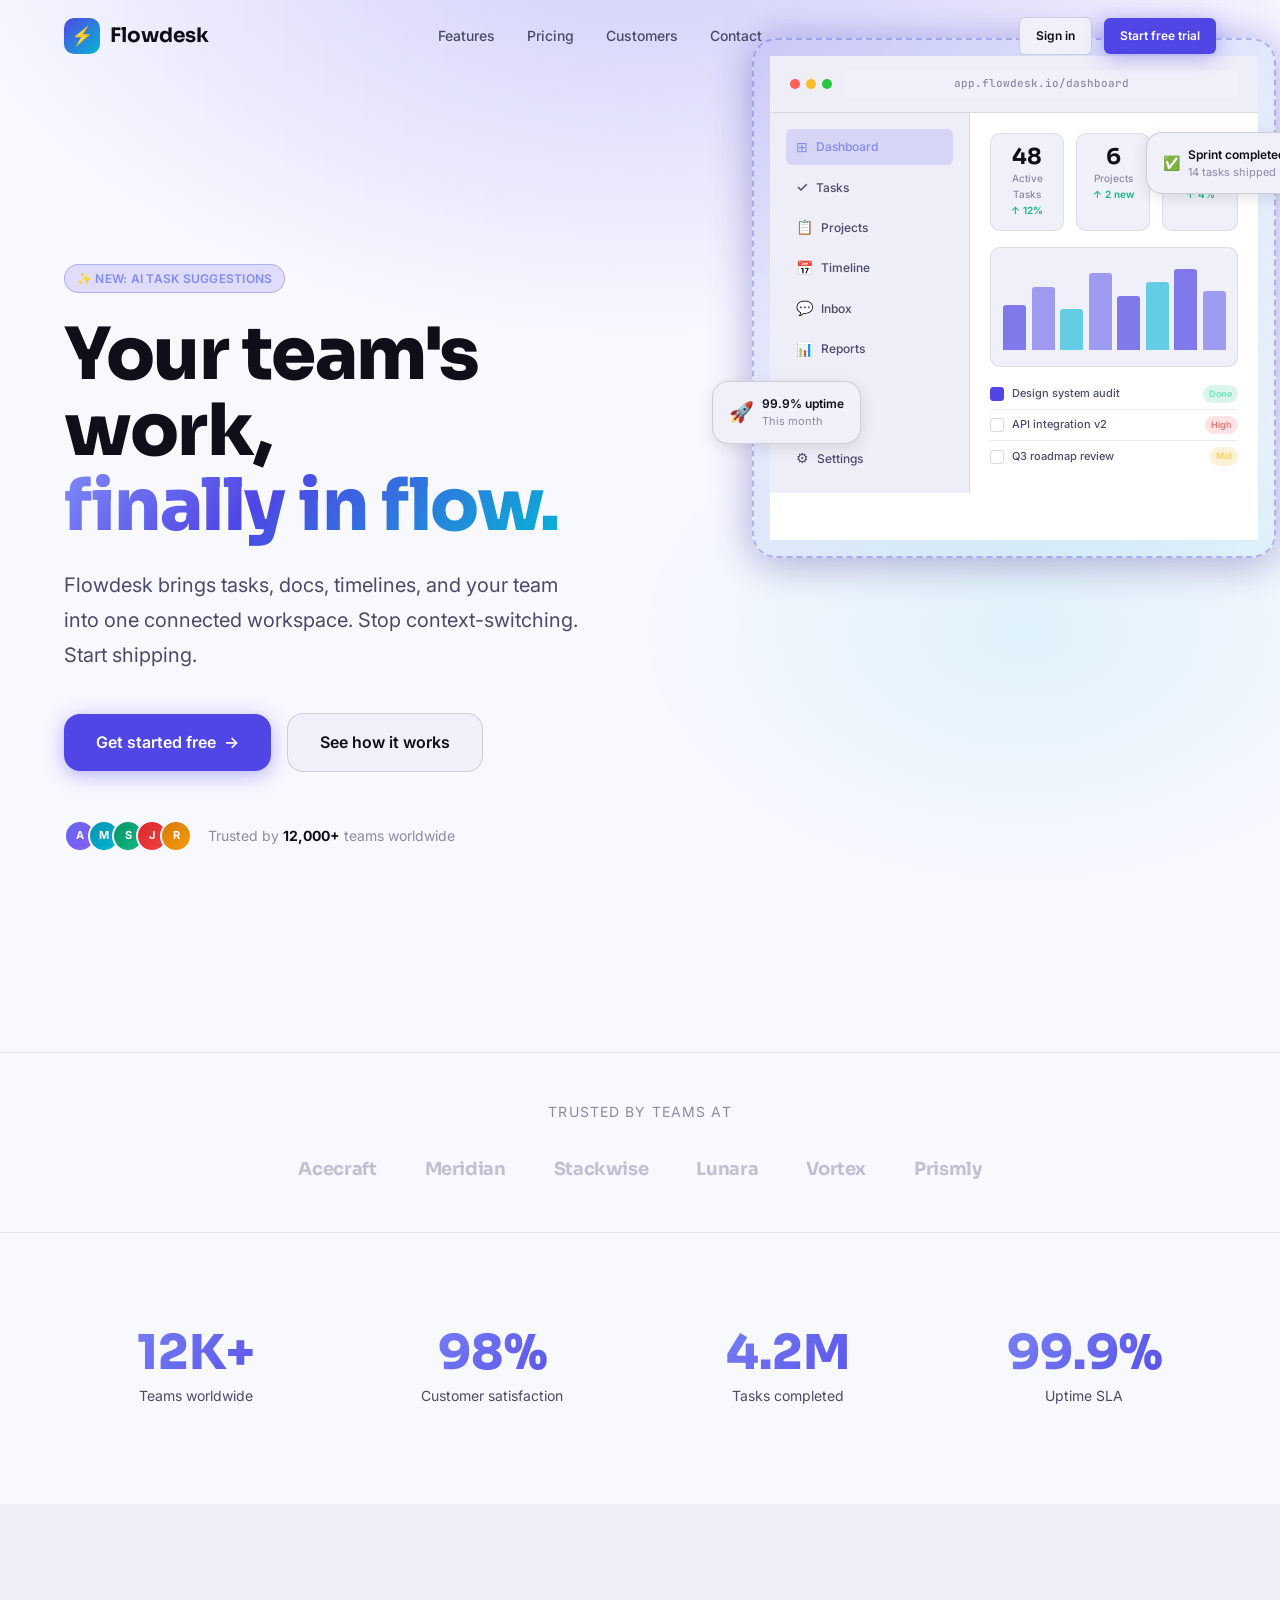
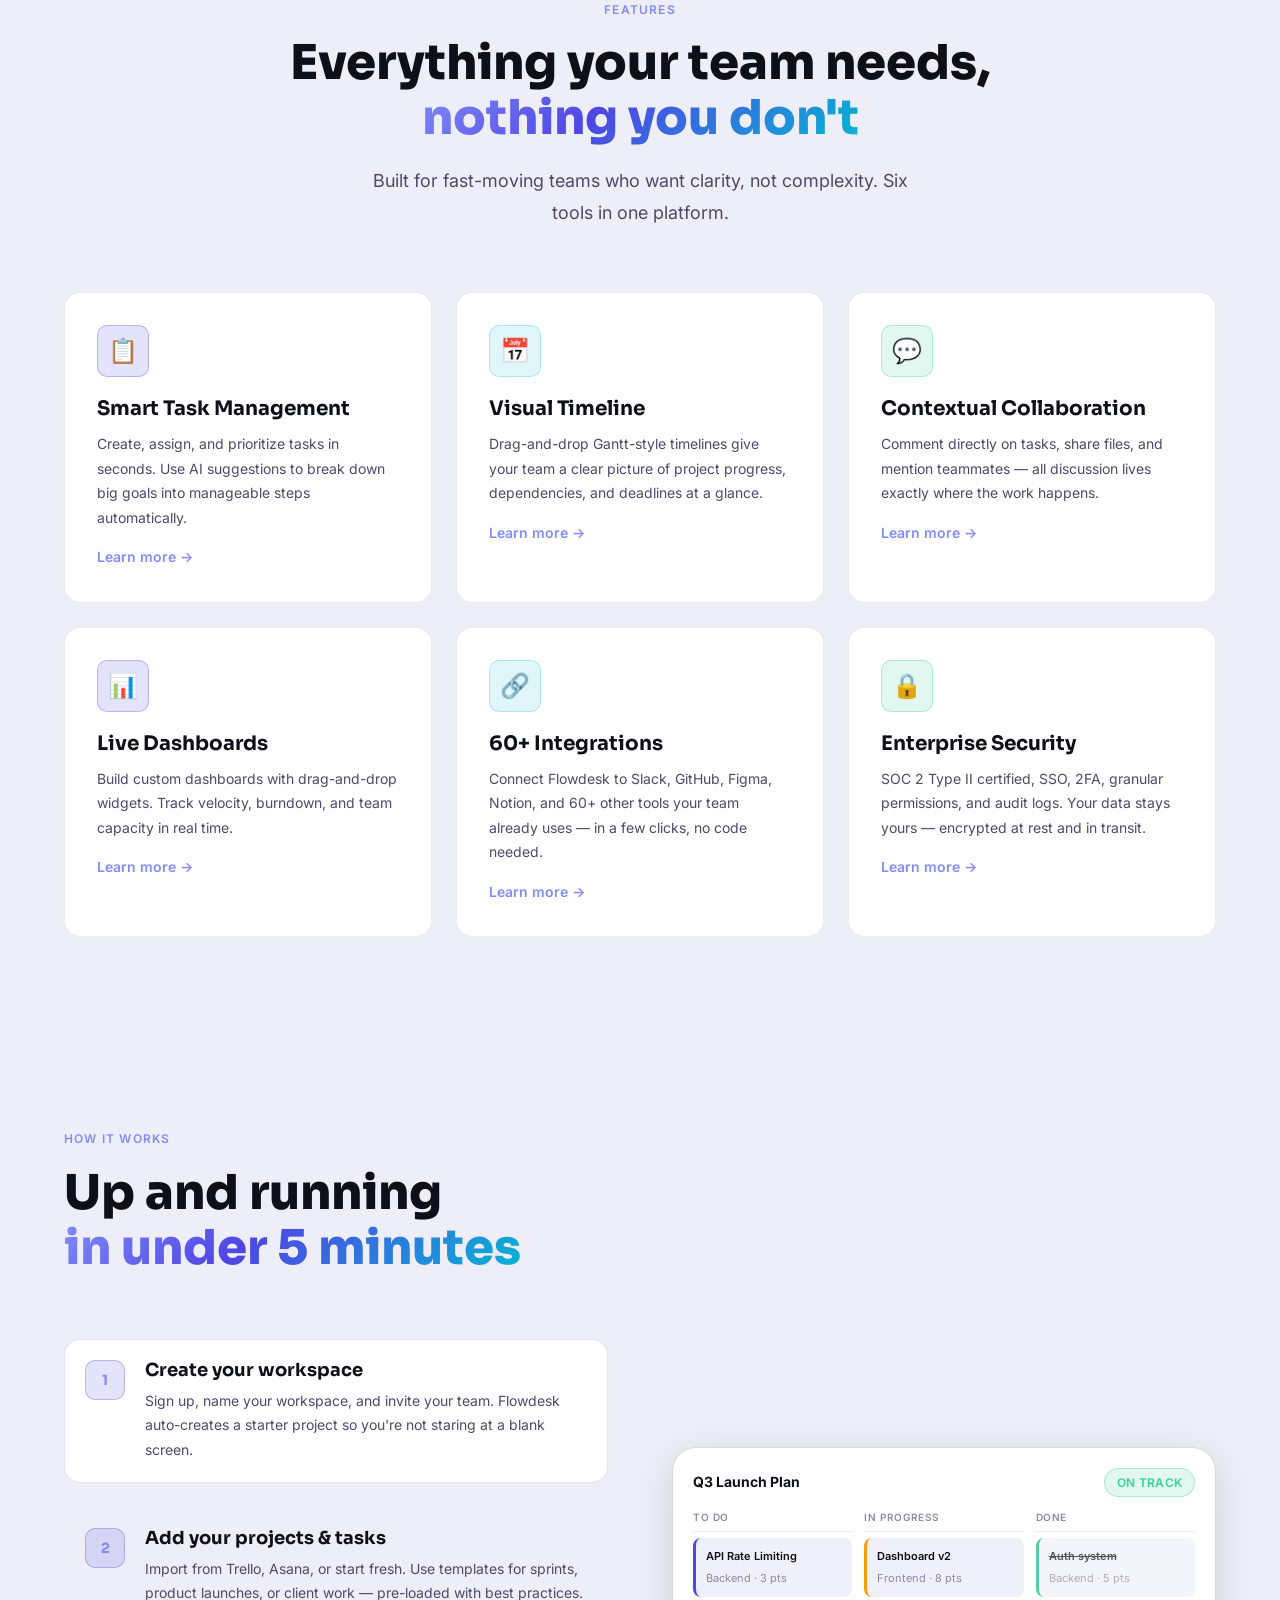
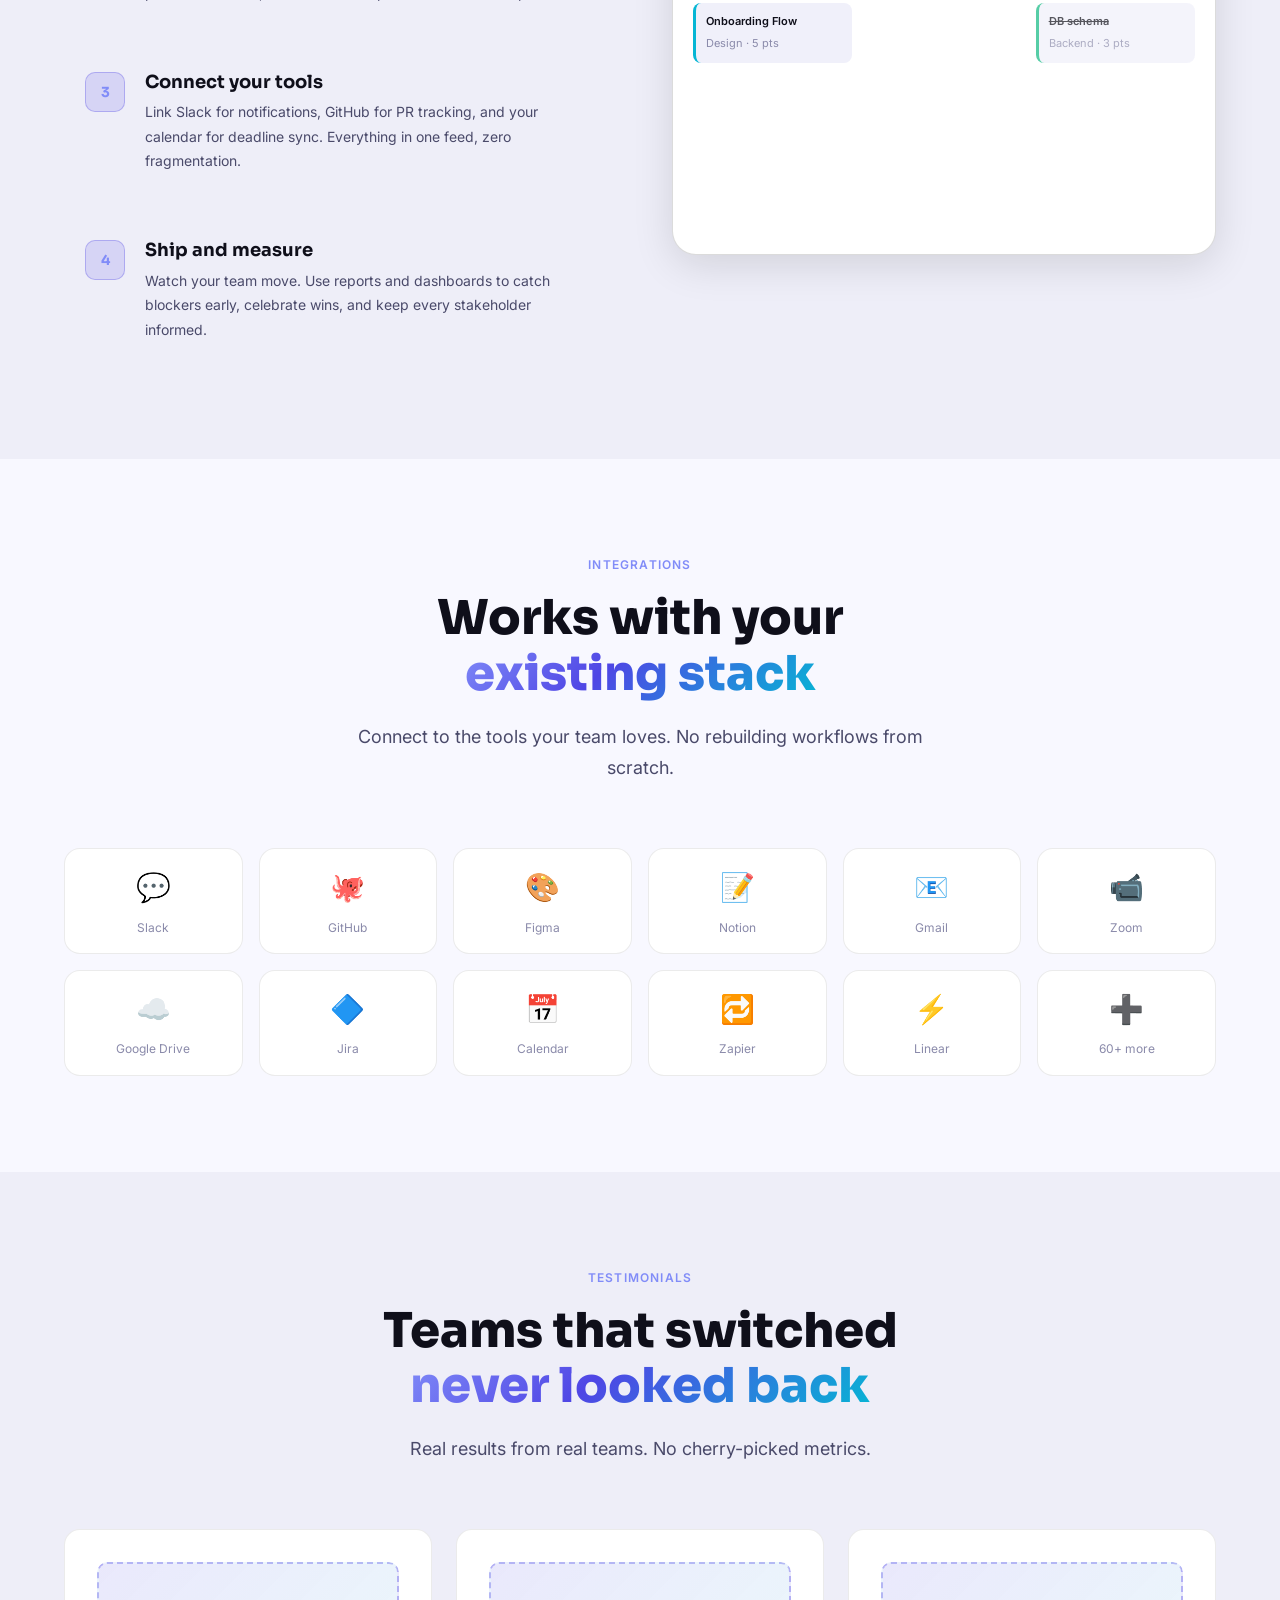
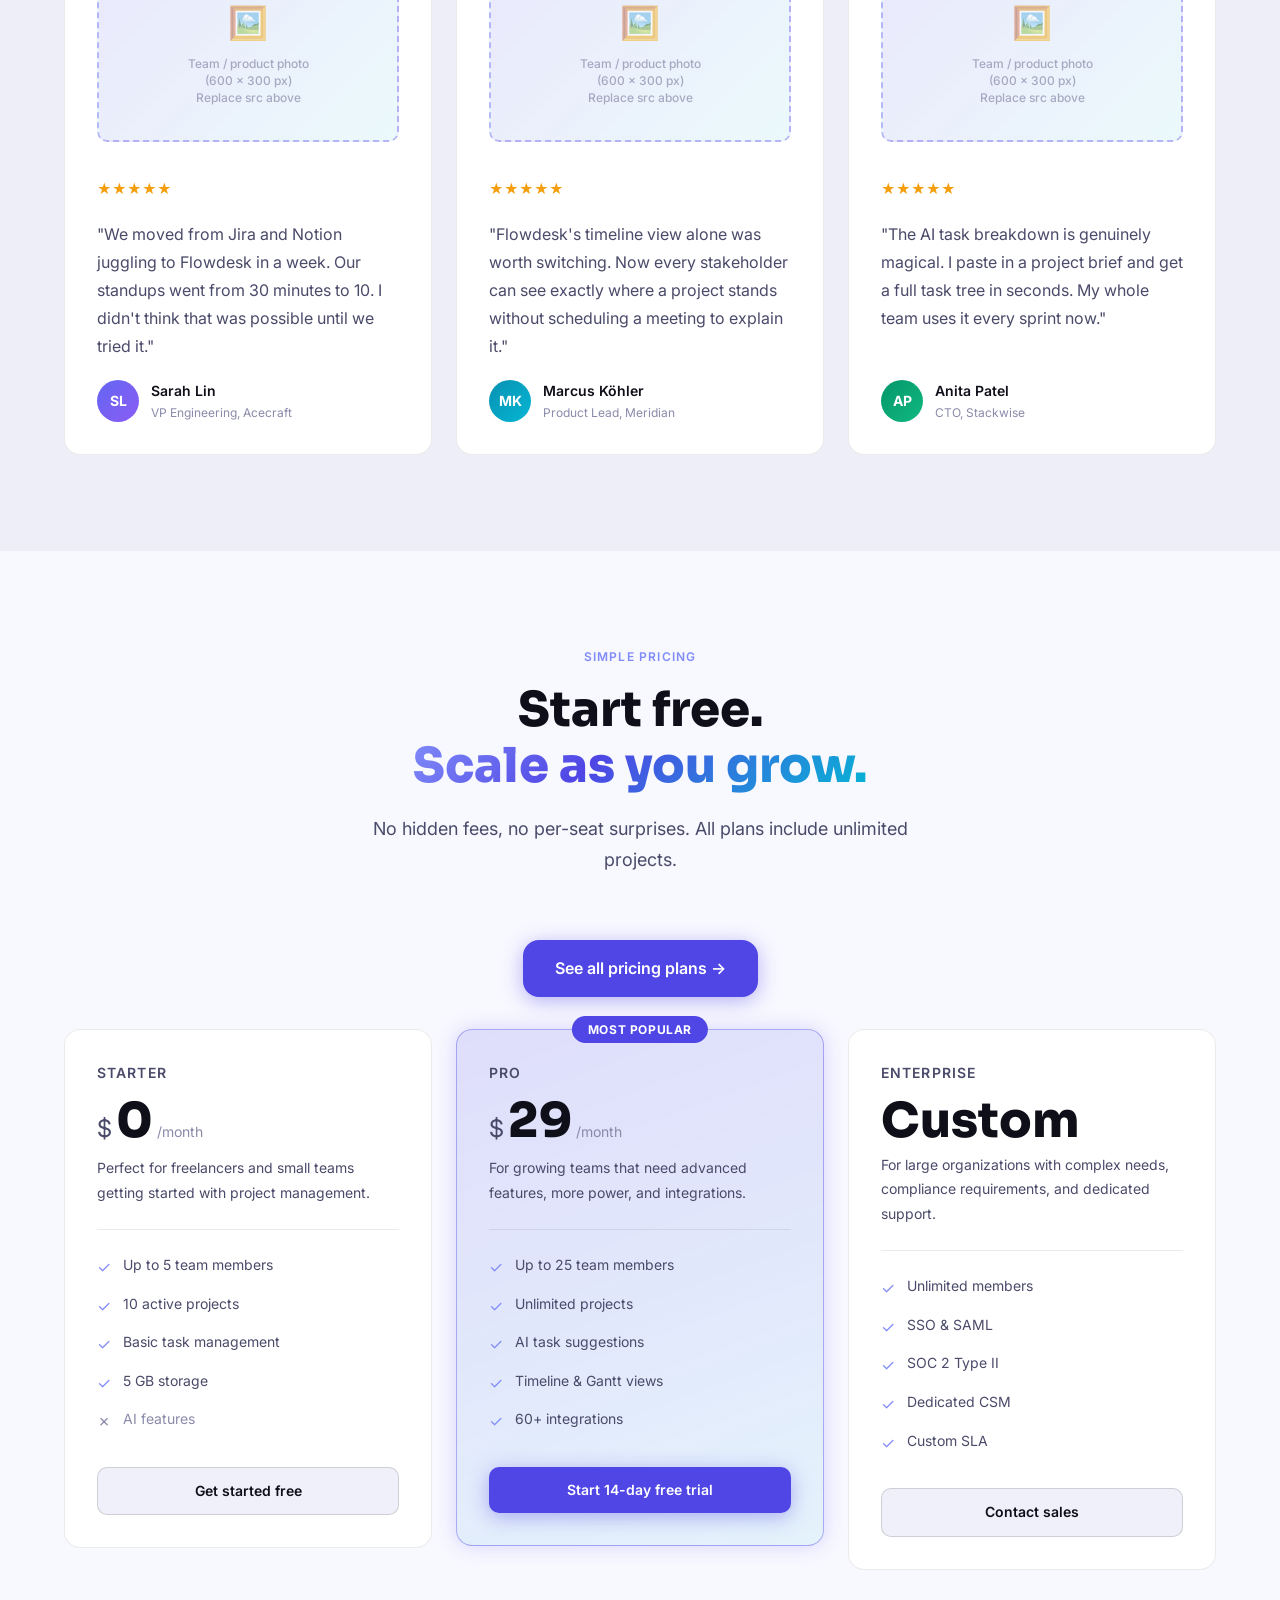
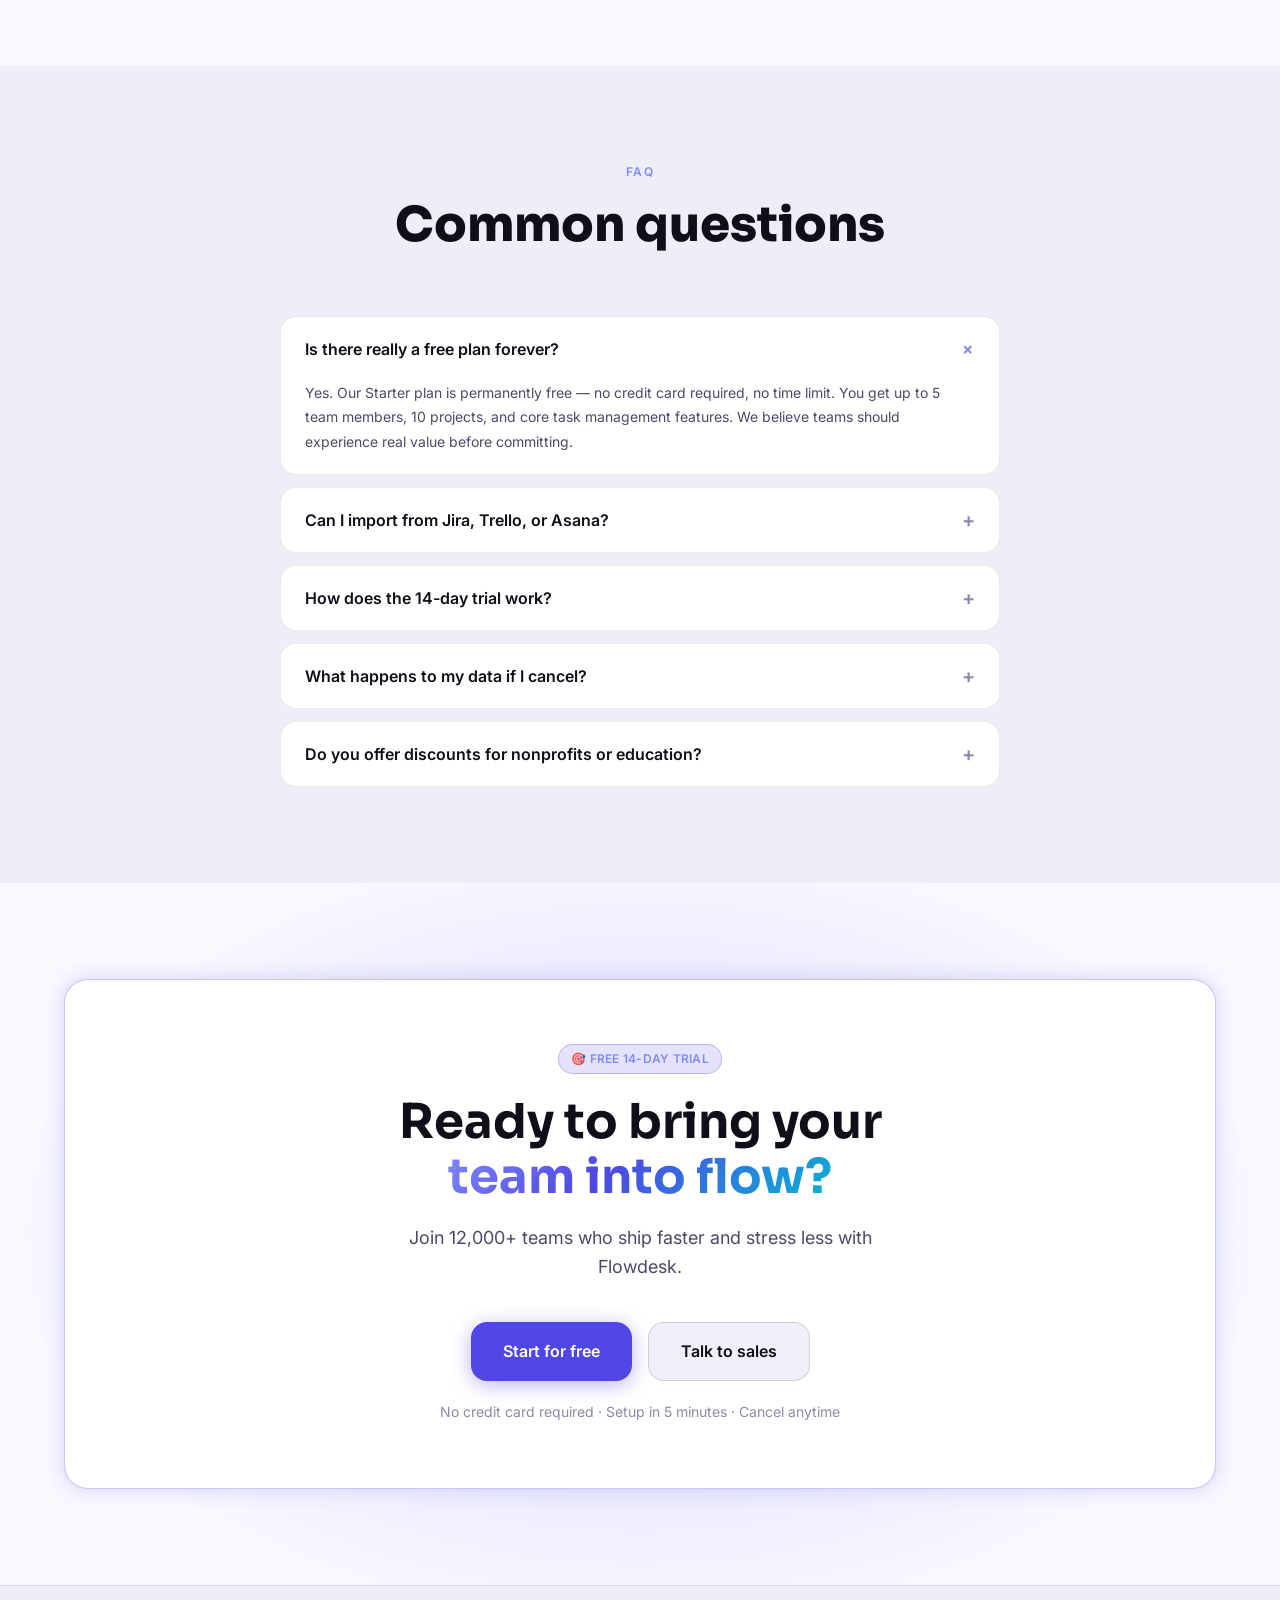
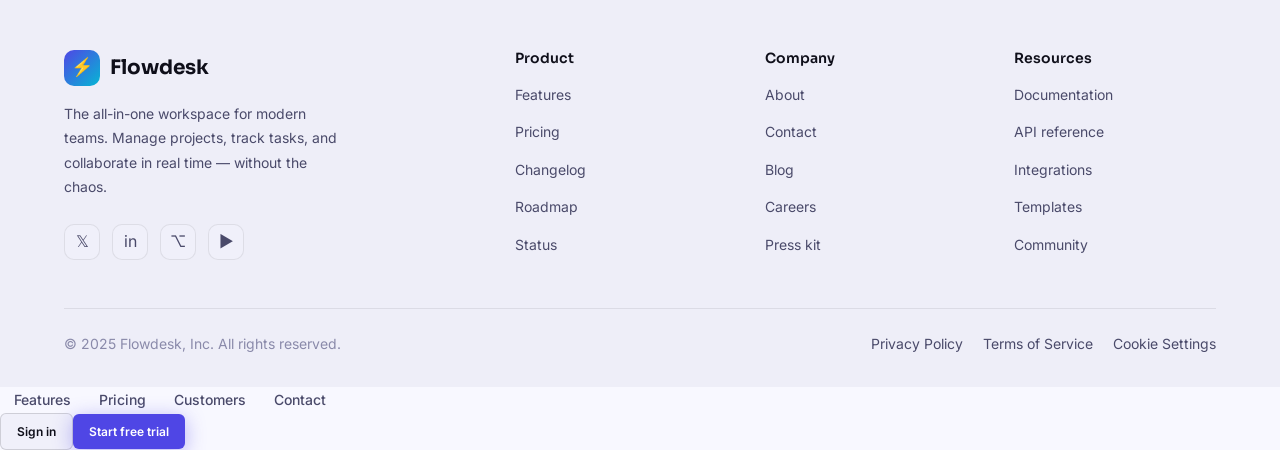
<file: saas template/index.html>
<!DOCTYPE html>
<html lang="en">
<head>
  <meta charset="UTF-8" />
  <meta name="viewport" content="width=device-width, initial-scale=1.0" />
  <meta name="description" content="Flowdesk — The all-in-one project management platform that helps teams ship faster, collaborate better, and track everything that matters." />
  <title>Flowdesk — Manage Work, Ship Faster</title>

  <!--
  ============================================================
    FAVICON / LOGO — Replace with your own logo file
    Supported: .svg  .png  .ico
    Example:  <link rel="icon" href="images/your-logo.png" type="image/png" />
  ============================================================ -->
  <link rel="icon" href="images/logo.svg" type="image/svg+xml" />

  <link rel="stylesheet" href="css/variables.css" />
  <link rel="stylesheet" href="css/style.css" />
  <link rel="stylesheet" href="css/responsive.css" />
  <script src="js/theme.js" defer></script>

  <style>
    /* ── Image placeholder helper (remove once real images are in) ── */
    .img-placeholder {
      background: linear-gradient(135deg, rgba(79,70,229,.12), rgba(6,182,212,.08));
      border: 2px dashed rgba(79,70,229,.35);
      border-radius: var(--radius-lg);
      display: flex;
      flex-direction: column;
      align-items: center;
      justify-content: center;
      gap: 8px;
      color: var(--color-text-muted);
      font-size: 12px;
      font-weight: 500;
      text-align: center;
      padding: 16px;
      position: relative;
      overflow: hidden;
    }
    .img-placeholder .ph-icon { font-size: 32px; opacity: .5; }
    .img-placeholder .ph-label { opacity: .7; line-height: 1.4; }

    /* ── Logo upload slot ── */
    .logo-slot {
      display: flex;
      align-items: center;
      gap: 10px;
    }
    .logo-slot-img {
      width: 36px;
      height: 36px;
      border-radius: var(--radius-md);
      object-fit: contain;
      display: block;
    }
    /* Hide the fallback icon when real logo is present */
    .logo-slot-img ~ .nav-logo-icon { display: none; }

    /* ── Hero image wrapper ── */
    .hero-img-wrap {
      width: 100%;
      height: 100%;
      border-radius: var(--radius-xl);
      overflow: hidden;
    }
    .hero-img-wrap img {
      width: 100%;
      height: 100%;
      object-fit: cover;
      border-radius: var(--radius-xl);
      display: block;
    }

    /* ── Feature card icon with image support ── */
    .feature-icon img {
      width: 28px;
      height: 28px;
      object-fit: contain;
    }

    /* ── Testimonial avatar with image support ── */
    .author-avatar img {
      width: 100%;
      height: 100%;
      object-fit: cover;
      border-radius: 50%;
    }
    .testimonial-photo {
      width: 100%;
      height: 180px;
      border-radius: var(--radius-md);
      overflow: hidden;
      margin-bottom: var(--space-4);
    }
    .testimonial-photo img {
      width: 100%;
      height: 100%;
      object-fit: cover;
      display: block;
    }

    /* ── Integration icon with image support ── */
    .integration-item img {
      width: 36px;
      height: 36px;
      object-fit: contain;
    }

    /* ── Logo strip item with image support ── */
    .logo-item img {
      height: 28px;
      width: auto;
      object-fit: contain;
      opacity: .5;
      filter: grayscale(1);
      transition: opacity .25s, filter .25s;
    }
    .logo-item img:hover { opacity: .85; filter: grayscale(0); }

    /* ── Trust avatar with image support ── */
    .hero-avatar img {
      width: 100%;
      height: 100%;
      object-fit: cover;
      border-radius: 50%;
    }

    /* ── Responsive hero visual ── */
    @media (max-width: 768px) {
      .hero-visual { display: none; }
    }
  </style>
</head>
<body>

  <!-- ============================================================
       NAVIGATION
       ► To change the LOGO IMAGE:
         Option A — use an <img> tag inside .logo-slot  (recommended)
         Option B — keep the emoji icon and just change the text
       ============================================================ -->
  <nav class="nav" role="navigation" aria-label="Main navigation">
    <div class="nav-inner">

      <a href="index.html" class="nav-logo logo-slot">
        <!--
          ┌─────────────────────────────────────────────────────┐
          │  YOUR LOGO IMAGE — replace src with your file path  │
          │  e.g. src="images/my-logo.svg"                      │
          │  Remove this <img> tag to fall back to the emoji.   │
          └─────────────────────────────────────────────────────┘
        -->
        <!-- <img src="images/logo.svg" alt="Flowdesk logo" class="logo-slot-img" /> -->

        <!-- Fallback emoji icon (hidden when <img> above is active) -->
        <div class="nav-logo-icon">⚡</div>
        Flowdesk
      </a>

      <div class="nav-links" role="list">
        <a href="features.html" class="nav-link" role="listitem">Features</a>
        <a href="pricing.html"  class="nav-link" role="listitem">Pricing</a>
        <a href="#testimonials" class="nav-link" role="listitem">Customers</a>
        <a href="contact.html"  class="nav-link" role="listitem">Contact</a>
      </div>

      <div class="nav-actions">
        <a href="login.html"  class="btn btn-secondary btn-sm">Sign in</a>
        <a href="signup.html" class="btn btn-primary btn-sm">Start free trial</a>
        <button class="nav-mobile-toggle" aria-label="Open menu" aria-expanded="false">
          <span></span><span></span><span></span>
        </button>
      </div>
    </div>
  </nav>

  <main>

    <!-- ============================================================
         HERO SECTION
         ► LEFT SIDE  — text content (edit copy below)
         ► RIGHT SIDE — hero image (replace src in .hero-img-wrap)
         ============================================================ -->
    <section class="hero">
      <div class="hero-bg"></div>
      <div class="hero-grid-bg"></div>

      <div class="container" style="display:flex; align-items:center; gap:var(--space-12); min-height:100vh; padding-top:var(--nav-height);">

        <!-- ── Hero text ── -->
        <div class="hero-content" style="flex:0 0 auto; max-width:580px; position:relative; z-index:2;">
          <div class="hero-eyebrow">
            <!--
              HERO BADGE ICON — change the emoji or swap for an <img>
              e.g. <img src="images/sparkle-icon.png" style="width:16px;height:16px;" />
            -->
            <span class="badge badge-primary">✨ New: AI task suggestions</span>
          </div>

          <h1 class="hero-title">
            Your team's work,<br />
            <span class="text-gradient">finally in flow.</span>
          </h1>

          <p class="hero-subtitle">
            Flowdesk brings tasks, docs, timelines, and your team into one connected workspace. Stop context-switching. Start shipping.
          </p>

          <div class="hero-actions">
            <a href="signup.html" class="btn btn-primary btn-lg">Get started free <span>→</span></a>
            <a href="features.html" class="btn btn-secondary btn-lg">See how it works</a>
          </div>

          <!-- Trust row — avatar images + counter -->
          <div class="hero-trust">
            <div class="hero-avatars">
              <!--
                ┌──────────────────────────────────────────────────────────┐
                │  TRUST AVATARS — add real user photos                    │
                │  Replace the letter inside with an <img> tag:            │
                │  <div class="hero-avatar" style="background:#6366F1;">   │
                │    <img src="images/avatar-alex.jpg" alt="Alex" />       │
                │  </div>                                                  │
                └──────────────────────────────────────────────────────────┘
              -->
              <div class="hero-avatar" style="background:linear-gradient(135deg,#6366F1,#8B5CF6);">A</div>
              <div class="hero-avatar" style="background:linear-gradient(135deg,#0891B2,#06B6D4);">M</div>
              <div class="hero-avatar" style="background:linear-gradient(135deg,#059669,#10B981);">S</div>
              <div class="hero-avatar" style="background:linear-gradient(135deg,#DC2626,#EF4444);">J</div>
              <div class="hero-avatar" style="background:linear-gradient(135deg,#D97706,#F59E0B);">R</div>
            </div>
            <p class="hero-trust-text">Trusted by <strong style="color:var(--color-text-primary)">12,000+</strong> teams worldwide</p>
          </div>
        </div>

        <!-- ── Hero image panel ── -->
        <div class="hero-visual" style="flex:1; min-width:0; position:relative; z-index:1;">
          <!--
          ╔═══════════════════════════════════════════════════════════════╗
          ║  HERO IMAGE — replace with your product screenshot or mockup  ║
          ║                                                               ║
          ║  Option A — real image (recommended):                        ║
          ║    1. Add your screenshot to the images/ folder              ║
          ║    2. Uncomment the <img> tag below and set src=""           ║
          ║    3. Remove the .img-placeholder div                        ║
          ║                                                               ║
          ║  Option B — keep the built-in dashboard mockup:              ║
          ║    Replace this entire block with the .dashboard-mockup HTML ║
          ║    from the original file.                                   ║
          ╚═══════════════════════════════════════════════════════════════╝
          -->
          <div class="hero-img-wrap" style="height:520px; box-shadow: var(--shadow-lg), var(--shadow-glow);">

            <!--  ▼▼▼  UNCOMMENT & FILL IN YOUR IMAGE PATH  ▼▼▼  -->
            <!-- <img src="images/hero-dashboard.png" alt="Flowdesk dashboard screenshot" /> -->

            <!--  ▼▼▼  PLACEHOLDER — DELETE ONCE YOU HAVE A REAL IMAGE  ▼▼▼  -->
            <div class="img-placeholder" style="height:100%; border-radius:var(--radius-xl);">
              <div class="dashboard-mockup" style="width:100%; height:100%; border:none; border-radius:0; box-shadow:none;">
                <div class="mockup-topbar">
                  <div class="mockup-dots">
                    <div class="mockup-dot"></div>
                    <div class="mockup-dot"></div>
                    <div class="mockup-dot"></div>
                  </div>
                  <div class="mockup-url">app.flowdesk.io/dashboard</div>
                </div>
                <div class="mockup-body">
                  <div class="mockup-sidebar">
                    <div class="mockup-nav-item active"><span class="icon">⊞</span> Dashboard</div>
                    <div class="mockup-nav-item"><span class="icon">✓</span> Tasks</div>
                    <div class="mockup-nav-item"><span class="icon">📋</span> Projects</div>
                    <div class="mockup-nav-item"><span class="icon">📅</span> Timeline</div>
                    <div class="mockup-nav-item"><span class="icon">💬</span> Inbox</div>
                    <div class="mockup-nav-item"><span class="icon">📊</span> Reports</div>
                    <div class="mockup-nav-item" style="margin-top:auto;"><span class="icon">⚙</span> Settings</div>
                  </div>
                  <div class="mockup-main">
                    <div class="mockup-stats">
                      <div class="mockup-stat">
                        <div class="mockup-stat-val">48</div>
                        <div class="mockup-stat-label">Active Tasks</div>
                        <div class="mockup-stat-change">↑ 12%</div>
                      </div>
                      <div class="mockup-stat">
                        <div class="mockup-stat-val">6</div>
                        <div class="mockup-stat-label">Projects</div>
                        <div class="mockup-stat-change">↑ 2 new</div>
                      </div>
                      <div class="mockup-stat">
                        <div class="mockup-stat-val">94%</div>
                        <div class="mockup-stat-label">On Track</div>
                        <div class="mockup-stat-change">↑ 4%</div>
                      </div>
                    </div>
                    <div class="mockup-chart-area">
                      <div class="chart-bar" style="height:50%;animation-delay:.1s;"></div>
                      <div class="chart-bar" style="height:70%;animation-delay:.15s;"></div>
                      <div class="chart-bar" style="height:45%;animation-delay:.2s;"></div>
                      <div class="chart-bar" style="height:85%;animation-delay:.25s;"></div>
                      <div class="chart-bar" style="height:60%;animation-delay:.3s;"></div>
                      <div class="chart-bar" style="height:75%;animation-delay:.35s;"></div>
                      <div class="chart-bar" style="height:90%;animation-delay:.4s;"></div>
                      <div class="chart-bar" style="height:65%;animation-delay:.45s;"></div>
                    </div>
                    <div class="mockup-tasks">
                      <div class="mockup-task">
                        <div class="task-check done"></div>
                        Design system audit
                        <span class="task-tag tag-low">Done</span>
                      </div>
                      <div class="mockup-task">
                        <div class="task-check"></div>
                        API integration v2
                        <span class="task-tag tag-high">High</span>
                      </div>
                      <div class="mockup-task">
                        <div class="task-check"></div>
                        Q3 roadmap review
                        <span class="task-tag tag-mid">Mid</span>
                      </div>
                    </div>
                  </div>
                </div>
              </div>
            </div>
            <!--  ▲▲▲  END PLACEHOLDER  ▲▲▲  -->
          </div>

          <!-- Floating cards (keep or remove) -->
          <div class="hero-float-card card-a">
            <span>✅</span>
            <div>
              <div style="font-weight:600;font-size:12px;">Sprint completed!</div>
              <div style="font-size:11px;color:var(--color-text-muted);">14 tasks shipped</div>
            </div>
          </div>
          <div class="hero-float-card card-b">
            <span style="font-size:20px;">🚀</span>
            <div>
              <div style="font-weight:600;font-size:12px;">99.9% uptime</div>
              <div style="font-size:11px;color:var(--color-text-muted);">This month</div>
            </div>
          </div>
        </div>

      </div>
    </section>

    <!-- ============================================================
         LOGOS / TRUSTED-BY STRIP
         ► Replace each .logo-item span with an <img> tag:
           <span class="logo-item">
             <img src="images/logos/acecraft.svg" alt="Acecraft" />
           </span>
           Or just update the company name text.
         ============================================================ -->
    <section class="logos-section">
      <div class="container">
        <p class="logos-label">Trusted by teams at</p>
        <div class="logos-track">
          <!--
            COMPANY LOGOS
            To use real SVG/PNG logos:
              <span class="logo-item"><img src="images/logos/acecraft.svg" alt="Acecraft" /></span>
            To keep text only — just edit the name below.
          -->
          <span class="logo-item">Acecraft</span>
          <span class="logo-item">Meridian</span>
          <span class="logo-item">Stackwise</span>
          <span class="logo-item">Lunara</span>
          <span class="logo-item">Vortex</span>
          <span class="logo-item">Prismly</span>
        </div>
      </div>
    </section>

    <!-- ============================================================
         STATS
         ► Edit data-count / data-suffix to your real numbers.
         ============================================================ -->
    <section class="section">
      <div class="container">
        <div class="stats-grid" data-reveal>
          <div class="stat-item">
            <div class="stat-value" data-count="12" data-suffix="K+">0</div>
            <div class="stat-label">Teams worldwide</div>
          </div>
          <div class="stat-item">
            <div class="stat-value" data-count="98" data-suffix="%">0</div>
            <div class="stat-label">Customer satisfaction</div>
          </div>
          <div class="stat-item">
            <div class="stat-value" data-count="4.2" data-suffix="M">0</div>
            <div class="stat-label">Tasks completed</div>
          </div>
          <div class="stat-item">
            <div class="stat-value" data-count="99.9" data-suffix="%">0</div>
            <div class="stat-label">Uptime SLA</div>
          </div>
        </div>
      </div>
    </section>

    <!-- ============================================================
         FEATURES
         ► Each .feature-icon can hold an emoji OR an <img>:
           <div class="feature-icon feature-icon-primary">
             <img src="images/icons/task-icon.svg" alt="" />
           </div>
         ► Edit title / description text as needed.
         ============================================================ -->
    <section class="section bg-secondary" id="features">
      <div class="container">
        <div class="section-header centered" data-reveal>
          <span class="section-label">Features</span>
          <h2 class="section-title">Everything your team needs,<br /><span class="text-gradient">nothing you don't</span></h2>
          <p class="section-subtitle">Built for fast-moving teams who want clarity, not complexity. Six tools in one platform.</p>
        </div>

        <div class="features-grid">

          <!-- FEATURE CARD 1 -->
          <div class="card feature-card" data-reveal data-delay="0">
            <div class="feature-icon feature-icon-primary">
              <!--
                FEATURE ICON 1
                Option A — emoji (default): 📋
                Option B — your own icon image:
                  <img src="images/icons/tasks.svg" alt="Task management icon" />
              -->
              📋
            </div>
            <h3 class="feature-title">Smart Task Management</h3>
            <p class="feature-desc">Create, assign, and prioritize tasks in seconds. Use AI suggestions to break down big goals into manageable steps automatically.</p>
            <a href="features.html" class="feature-link">Learn more <span>→</span></a>
          </div>

          <!-- FEATURE CARD 2 -->
          <div class="card feature-card" data-reveal data-delay="80">
            <div class="feature-icon feature-icon-accent">
              <!--
                FEATURE ICON 2 — replace emoji or swap for <img>
                <img src="images/icons/timeline.svg" alt="Timeline icon" />
              -->
              📅
            </div>
            <h3 class="feature-title">Visual Timeline</h3>
            <p class="feature-desc">Drag-and-drop Gantt-style timelines give your team a clear picture of project progress, dependencies, and deadlines at a glance.</p>
            <a href="features.html" class="feature-link">Learn more <span>→</span></a>
          </div>

          <!-- FEATURE CARD 3 -->
          <div class="card feature-card" data-reveal data-delay="160">
            <div class="feature-icon feature-icon-success">
              <!--
                FEATURE ICON 3
                <img src="images/icons/collaboration.svg" alt="Collaboration icon" />
              -->
              💬
            </div>
            <h3 class="feature-title">Contextual Collaboration</h3>
            <p class="feature-desc">Comment directly on tasks, share files, and mention teammates — all discussion lives exactly where the work happens.</p>
            <a href="features.html" class="feature-link">Learn more <span>→</span></a>
          </div>

          <!-- FEATURE CARD 4 -->
          <div class="card feature-card" data-reveal data-delay="0">
            <div class="feature-icon feature-icon-primary">
              <!--
                FEATURE ICON 4
                <img src="images/icons/dashboard.svg" alt="Dashboard icon" />
              -->
              📊
            </div>
            <h3 class="feature-title">Live Dashboards</h3>
            <p class="feature-desc">Build custom dashboards with drag-and-drop widgets. Track velocity, burndown, and team capacity in real time.</p>
            <a href="features.html" class="feature-link">Learn more <span>→</span></a>
          </div>

          <!-- FEATURE CARD 5 -->
          <div class="card feature-card" data-reveal data-delay="80">
            <div class="feature-icon feature-icon-accent">
              <!--
                FEATURE ICON 5
                <img src="images/icons/integrations.svg" alt="Integrations icon" />
              -->
              🔗
            </div>
            <h3 class="feature-title">60+ Integrations</h3>
            <p class="feature-desc">Connect Flowdesk to Slack, GitHub, Figma, Notion, and 60+ other tools your team already uses — in a few clicks, no code needed.</p>
            <a href="features.html" class="feature-link">Learn more <span>→</span></a>
          </div>

          <!-- FEATURE CARD 6 -->
          <div class="card feature-card" data-reveal data-delay="160">
            <div class="feature-icon feature-icon-success">
              <!--
                FEATURE ICON 6
                <img src="images/icons/security.svg" alt="Security icon" />
              -->
              🔒
            </div>
            <h3 class="feature-title">Enterprise Security</h3>
            <p class="feature-desc">SOC 2 Type II certified, SSO, 2FA, granular permissions, and audit logs. Your data stays yours — encrypted at rest and in transit.</p>
            <a href="features.html" class="feature-link">Learn more <span>→</span></a>
          </div>

        </div>
      </div>
    </section>

    <!-- ============================================================
         HOW IT WORKS
         ============================================================ -->
    <section class="section how-it-works" id="how-it-works">
      <div class="container">
        <div class="section-header" data-reveal>
          <span class="section-label">How it works</span>
          <h2 class="section-title">Up and running<br /><span class="text-gradient">in under 5 minutes</span></h2>
        </div>

        <div class="steps-container">
          <div class="steps-list">
            <div class="step-item active" data-reveal>
              <div class="step-number">1</div>
              <div class="step-content">
                <h3>Create your workspace</h3>
                <p>Sign up, name your workspace, and invite your team. Flowdesk auto-creates a starter project so you're not staring at a blank screen.</p>
              </div>
            </div>
            <div class="step-item" data-reveal data-delay="100">
              <div class="step-number">2</div>
              <div class="step-content">
                <h3>Add your projects &amp; tasks</h3>
                <p>Import from Trello, Asana, or start fresh. Use templates for sprints, product launches, or client work — pre-loaded with best practices.</p>
              </div>
            </div>
            <div class="step-item" data-reveal data-delay="200">
              <div class="step-number">3</div>
              <div class="step-content">
                <h3>Connect your tools</h3>
                <p>Link Slack for notifications, GitHub for PR tracking, and your calendar for deadline sync. Everything in one feed, zero fragmentation.</p>
              </div>
            </div>
            <div class="step-item" data-reveal data-delay="300">
              <div class="step-number">4</div>
              <div class="step-content">
                <h3>Ship and measure</h3>
                <p>Watch your team move. Use reports and dashboards to catch blockers early, celebrate wins, and keep every stakeholder informed.</p>
              </div>
            </div>
          </div>

          <div class="steps-visual" data-reveal data-delay="200">
            <div class="steps-screen">
              <div style="display:flex;flex-direction:column;gap:12px;height:100%;">
                <div style="display:flex;justify-content:space-between;align-items:center;">
                  <span style="font-weight:700;font-size:14px;">Q3 Launch Plan</span>
                  <span class="badge badge-success">On track</span>
                </div>
                <div style="display:flex;gap:12px;flex:1;overflow:hidden;">
                  <div style="flex:1;display:flex;flex-direction:column;gap:6px;">
                    <div style="font-size:10px;color:var(--color-text-muted);font-weight:600;text-transform:uppercase;letter-spacing:.06em;padding-bottom:6px;border-bottom:1px solid var(--color-border);">To Do</div>
                    <div style="background:var(--color-bg-elevated);border-radius:8px;padding:10px;font-size:11px;border-left:3px solid var(--color-primary);">
                      <div style="font-weight:600;margin-bottom:4px;">API Rate Limiting</div>
                      <div style="color:var(--color-text-muted);">Backend · 3 pts</div>
                    </div>
                    <div style="background:var(--color-bg-elevated);border-radius:8px;padding:10px;font-size:11px;border-left:3px solid var(--color-accent);">
                      <div style="font-weight:600;margin-bottom:4px;">Onboarding Flow</div>
                      <div style="color:var(--color-text-muted);">Design · 5 pts</div>
                    </div>
                  </div>
                  <div style="flex:1;display:flex;flex-direction:column;gap:6px;">
                    <div style="font-size:10px;color:var(--color-text-muted);font-weight:600;text-transform:uppercase;letter-spacing:.06em;padding-bottom:6px;border-bottom:1px solid var(--color-border);">In Progress</div>
                    <div style="background:var(--color-bg-elevated);border-radius:8px;padding:10px;font-size:11px;border-left:3px solid var(--color-warning);">
                      <div style="font-weight:600;margin-bottom:4px;">Dashboard v2</div>
                      <div style="color:var(--color-text-muted);">Frontend · 8 pts</div>
                    </div>
                  </div>
                  <div style="flex:1;display:flex;flex-direction:column;gap:6px;">
                    <div style="font-size:10px;color:var(--color-text-muted);font-weight:600;text-transform:uppercase;letter-spacing:.06em;padding-bottom:6px;border-bottom:1px solid var(--color-border);">Done</div>
                    <div style="background:var(--color-bg-elevated);border-radius:8px;padding:10px;font-size:11px;border-left:3px solid var(--color-success);opacity:.7;">
                      <div style="font-weight:600;margin-bottom:4px;text-decoration:line-through;">Auth system</div>
                      <div style="color:var(--color-text-muted);">Backend · 5 pts</div>
                    </div>
                    <div style="background:var(--color-bg-elevated);border-radius:8px;padding:10px;font-size:11px;border-left:3px solid var(--color-success);opacity:.7;">
                      <div style="font-weight:600;margin-bottom:4px;text-decoration:line-through;">DB schema</div>
                      <div style="color:var(--color-text-muted);">Backend · 3 pts</div>
                    </div>
                  </div>
                </div>
              </div>
            </div>
          </div>
        </div>
      </div>
    </section>

    <!-- ============================================================
         INTEGRATIONS
         ► Each .integration-item can show an emoji OR a real logo:
           <div class="integration-item">
             <img src="images/integrations/slack.svg" alt="Slack" />
             <span>Slack</span>
           </div>
         ============================================================ -->
    <section class="section">
      <div class="container">
        <div class="section-header centered" data-reveal>
          <span class="section-label">Integrations</span>
          <h2 class="section-title">Works with your<br /><span class="text-gradient">existing stack</span></h2>
          <p class="section-subtitle">Connect to the tools your team loves. No rebuilding workflows from scratch.</p>
        </div>

        <div class="integrations-grid" data-reveal>
          <!--
            INTEGRATION ITEMS
            To use real logos replace the emoji div with:
              <img src="images/integrations/slack.svg" alt="Slack logo" />
          -->
          <div class="integration-item">
            <div class="integration-icon">
              <!-- <img src="images/integrations/slack.svg" alt="Slack" /> -->
              💬
            </div>
            <span>Slack</span>
          </div>
          <div class="integration-item">
            <div class="integration-icon">
              <!-- <img src="images/integrations/github.svg" alt="GitHub" /> -->
              🐙
            </div>
            <span>GitHub</span>
          </div>
          <div class="integration-item">
            <div class="integration-icon">
              <!-- <img src="images/integrations/figma.svg" alt="Figma" /> -->
              🎨
            </div>
            <span>Figma</span>
          </div>
          <div class="integration-item">
            <div class="integration-icon">
              <!-- <img src="images/integrations/notion.svg" alt="Notion" /> -->
              📝
            </div>
            <span>Notion</span>
          </div>
          <div class="integration-item">
            <div class="integration-icon">
              <!-- <img src="images/integrations/gmail.svg" alt="Gmail" /> -->
              📧
            </div>
            <span>Gmail</span>
          </div>
          <div class="integration-item">
            <div class="integration-icon">
              <!-- <img src="images/integrations/zoom.svg" alt="Zoom" /> -->
              📹
            </div>
            <span>Zoom</span>
          </div>
          <div class="integration-item">
            <div class="integration-icon">
              <!-- <img src="images/integrations/gdrive.svg" alt="Google Drive" /> -->
              ☁️
            </div>
            <span>Google Drive</span>
          </div>
          <div class="integration-item">
            <div class="integration-icon">
              <!-- <img src="images/integrations/jira.svg" alt="Jira" /> -->
              🔷
            </div>
            <span>Jira</span>
          </div>
          <div class="integration-item">
            <div class="integration-icon">
              <!-- <img src="images/integrations/gcal.svg" alt="Google Calendar" /> -->
              📅
            </div>
            <span>Calendar</span>
          </div>
          <div class="integration-item">
            <div class="integration-icon">
              <!-- <img src="images/integrations/zapier.svg" alt="Zapier" /> -->
              🔁
            </div>
            <span>Zapier</span>
          </div>
          <div class="integration-item">
            <div class="integration-icon">
              <!-- <img src="images/integrations/linear.svg" alt="Linear" /> -->
              ⚡
            </div>
            <span>Linear</span>
          </div>
          <div class="integration-item">
            <div class="integration-icon">➕</div>
            <span>60+ more</span>
          </div>
        </div>
      </div>
    </section>

    <!-- ============================================================
         TESTIMONIALS
         ► Each card now has THREE image slots:
           1. .testimonial-photo  — optional top banner photo (team/product in use)
           2. .author-avatar      — person headshot (circle)
           3. Stars rating        — static HTML ★ symbols
         ► To use real photos, uncomment the <img> tags below.
         ============================================================ -->
    <section class="section bg-secondary" id="testimonials">
      <div class="container">
        <div class="section-header centered" data-reveal>
          <span class="section-label">Testimonials</span>
          <h2 class="section-title">Teams that switched<br /><span class="text-gradient">never looked back</span></h2>
          <p class="section-subtitle">Real results from real teams. No cherry-picked metrics.</p>
        </div>

        <div class="testimonials-grid">

          <!-- ── TESTIMONIAL CARD 1 ── -->
          <div class="card testimonial-card" data-reveal data-delay="0">

            <!--
              ┌─────────────────────────────────────────────────────────────┐
              │  TESTIMONIAL BANNER PHOTO (optional)                        │
              │  Shows a wide image above the quote — great for a team      │
              │  photo or a screenshot of their setup.                      │
              │  Remove this whole block if you don't want it.              │
              │                                                             │
              │  Recommended size: 600 × 300 px                            │
              └─────────────────────────────────────────────────────────────┘
            -->
            <div class="testimonial-photo">
              <!--  ▼ Replace src with your image ▼  -->
              <!-- <img src="images/testimonials/acecraft-team.jpg" alt="Sarah Lin and the Acecraft engineering team" /> -->

              <!-- Placeholder shown when no image is added -->
              <div class="img-placeholder" style="height:100%; border-radius:var(--radius-md);">
                <div class="ph-icon">🖼️</div>
                <div class="ph-label">Team / product photo<br />(600 × 300 px)<br />Replace src above</div>
              </div>
            </div>

            <div class="stars">★★★★★</div>

            <p class="testimonial-quote">"We moved from Jira and Notion juggling to Flowdesk in a week. Our standups went from 30 minutes to 10. I didn't think that was possible until we tried it."</p>

            <div class="testimonial-author">
              <!--
                ┌─────────────────────────────────────────────────────────────┐
                │  AUTHOR AVATAR PHOTO                                        │
                │  Recommended: square image, min 84 × 84 px                 │
                │  Remove the fallback initials div once you add the <img>   │
                └─────────────────────────────────────────────────────────────┘
              -->
              <div class="author-avatar" style="background:linear-gradient(135deg,#6366F1,#8B5CF6);">
                <!--  ▼ Uncomment & fill src ▼  -->
                <!-- <img src="images/testimonials/sarah-lin.jpg" alt="Sarah Lin" /> -->
                SL  <!-- ← remove these initials once <img> is active -->
              </div>
              <div>
                <div class="author-name">Sarah Lin</div>
                <div class="author-title">VP Engineering, Acecraft</div>
              </div>
            </div>
          </div>

          <!-- ── TESTIMONIAL CARD 2 ── -->
          <div class="card testimonial-card" data-reveal data-delay="100">

            <div class="testimonial-photo">
              <!-- <img src="images/testimonials/meridian-office.jpg" alt="Meridian product team at work" /> -->
              <div class="img-placeholder" style="height:100%;border-radius:var(--radius-md);">
                <div class="ph-icon">🖼️</div>
                <div class="ph-label">Team / product photo<br />(600 × 300 px)<br />Replace src above</div>
              </div>
            </div>

            <div class="stars">★★★★★</div>

            <p class="testimonial-quote">"Flowdesk's timeline view alone was worth switching. Now every stakeholder can see exactly where a project stands without scheduling a meeting to explain it."</p>

            <div class="testimonial-author">
              <div class="author-avatar" style="background:linear-gradient(135deg,#0891B2,#06B6D4);">
                <!-- <img src="images/testimonials/marcus-kohler.jpg" alt="Marcus Köhler" /> -->
                MK
              </div>
              <div>
                <div class="author-name">Marcus Köhler</div>
                <div class="author-title">Product Lead, Meridian</div>
              </div>
            </div>
          </div>

          <!-- ── TESTIMONIAL CARD 3 ── -->
          <div class="card testimonial-card" data-reveal data-delay="200">

            <div class="testimonial-photo">
              <!-- <img src="images/testimonials/stackwise-dashboard.jpg" alt="Stackwise team using Flowdesk" /> -->
              <div class="img-placeholder" style="height:100%;border-radius:var(--radius-md);">
                <div class="ph-icon">🖼️</div>
                <div class="ph-label">Team / product photo<br />(600 × 300 px)<br />Replace src above</div>
              </div>
            </div>

            <div class="stars">★★★★★</div>

            <p class="testimonial-quote">"The AI task breakdown is genuinely magical. I paste in a project brief and get a full task tree in seconds. My whole team uses it every sprint now."</p>

            <div class="testimonial-author">
              <div class="author-avatar" style="background:linear-gradient(135deg,#059669,#10B981);">
                <!-- <img src="images/testimonials/anita-patel.jpg" alt="Anita Patel" /> -->
                AP
              </div>
              <div>
                <div class="author-name">Anita Patel</div>
                <div class="author-title">CTO, Stackwise</div>
              </div>
            </div>
          </div>

        </div>
      </div>
    </section>

    <!-- ============================================================
         PRICING PREVIEW
         ============================================================ -->
    <section class="section" id="pricing-preview">
      <div class="container">
        <div class="section-header centered" data-reveal>
          <span class="section-label">Simple pricing</span>
          <h2 class="section-title">Start free.<br /><span class="text-gradient">Scale as you grow.</span></h2>
          <p class="section-subtitle">No hidden fees, no per-seat surprises. All plans include unlimited projects.</p>
        </div>

        <div style="text-align:center;margin-bottom:var(--space-8);" data-reveal>
          <a href="pricing.html" class="btn btn-primary btn-lg">See all pricing plans →</a>
        </div>

        <div class="pricing-grid" data-reveal>
          <div class="card pricing-card">
            <div class="plan-name">Starter</div>
            <div class="plan-price">
              <span style="font-size:var(--text-2xl);margin-top:8px;color:var(--color-text-secondary);">$</span>
              <span class="price-amount" data-price-monthly="0" data-price-annual="0">0</span>
              <span class="price-period">/month</span>
            </div>
            <p class="plan-desc">Perfect for freelancers and small teams getting started with project management.</p>
            <ul class="plan-features">
              <li class="plan-feature"><span class="check-icon">✓</span> Up to 5 team members</li>
              <li class="plan-feature"><span class="check-icon">✓</span> 10 active projects</li>
              <li class="plan-feature"><span class="check-icon">✓</span> Basic task management</li>
              <li class="plan-feature"><span class="check-icon">✓</span> 5 GB storage</li>
              <li class="plan-feature"><span class="check-icon muted">✗</span><span style="color:var(--color-text-muted);">AI features</span></li>
            </ul>
            <a href="signup.html" class="btn btn-secondary btn-full">Get started free</a>
          </div>

          <div class="card pricing-card popular">
            <div class="popular-badge">Most Popular</div>
            <div class="plan-name">Pro</div>
            <div class="plan-price">
              <span style="font-size:var(--text-2xl);margin-top:8px;color:var(--color-text-secondary);">$</span>
              <span class="price-amount" data-price-monthly="29" data-price-annual="23">29</span>
              <span class="price-period">/month</span>
            </div>
            <p class="plan-desc">For growing teams that need advanced features, more power, and integrations.</p>
            <ul class="plan-features">
              <li class="plan-feature"><span class="check-icon">✓</span> Up to 25 team members</li>
              <li class="plan-feature"><span class="check-icon">✓</span> Unlimited projects</li>
              <li class="plan-feature"><span class="check-icon">✓</span> AI task suggestions</li>
              <li class="plan-feature"><span class="check-icon">✓</span> Timeline &amp; Gantt views</li>
              <li class="plan-feature"><span class="check-icon">✓</span> 60+ integrations</li>
            </ul>
            <a href="signup.html" class="btn btn-primary btn-full">Start 14-day free trial</a>
          </div>

          <div class="card pricing-card">
            <div class="plan-name">Enterprise</div>
            <div class="plan-price">
              <span class="price-amount">Custom</span>
            </div>
            <p class="plan-desc">For large organizations with complex needs, compliance requirements, and dedicated support.</p>
            <ul class="plan-features">
              <li class="plan-feature"><span class="check-icon">✓</span> Unlimited members</li>
              <li class="plan-feature"><span class="check-icon">✓</span> SSO &amp; SAML</li>
              <li class="plan-feature"><span class="check-icon">✓</span> SOC 2 Type II</li>
              <li class="plan-feature"><span class="check-icon">✓</span> Dedicated CSM</li>
              <li class="plan-feature"><span class="check-icon">✓</span> Custom SLA</li>
            </ul>
            <a href="contact.html" class="btn btn-secondary btn-full">Contact sales</a>
          </div>
        </div>
      </div>
    </section>

    <!-- ============================================================
         FAQ
         ============================================================ -->
    <section class="section bg-secondary">
      <div class="container">
        <div class="section-header centered" data-reveal>
          <span class="section-label">FAQ</span>
          <h2 class="section-title">Common questions</h2>
        </div>

        <div class="faq-list" data-reveal>
          <div class="faq-item open">
            <button class="faq-question">Is there really a free plan forever? <span class="faq-icon">+</span></button>
            <div class="faq-answer">Yes. Our Starter plan is permanently free — no credit card required, no time limit. You get up to 5 team members, 10 projects, and core task management features. We believe teams should experience real value before committing.</div>
          </div>
          <div class="faq-item">
            <button class="faq-question">Can I import from Jira, Trello, or Asana? <span class="faq-icon">+</span></button>
            <div class="faq-answer">Absolutely. Flowdesk has one-click importers for Jira, Trello, Asana, Monday.com, and CSV files. Most teams complete their full migration in under 30 minutes. Your data, history, and attachments all transfer cleanly.</div>
          </div>
          <div class="faq-item">
            <button class="faq-question">How does the 14-day trial work? <span class="faq-icon">+</span></button>
            <div class="faq-answer">Sign up for any paid plan and get full access for 14 days at no charge. No credit card needed to start. At the end of the trial, you can subscribe or downgrade to the free plan — your data is always safe either way.</div>
          </div>
          <div class="faq-item">
            <button class="faq-question">What happens to my data if I cancel? <span class="faq-icon">+</span></button>
            <div class="faq-answer">Your data stays accessible in a read-only archive for 30 days after cancellation, giving you time to export everything. We provide full JSON and CSV exports of all your projects, tasks, and comments at any time.</div>
          </div>
          <div class="faq-item">
            <button class="faq-question">Do you offer discounts for nonprofits or education? <span class="faq-icon">+</span></button>
            <div class="faq-answer">Yes — verified nonprofits and educational institutions receive 50% off all paid plans. Reach out to our team via the contact page with documentation and we'll set you up within 24 hours.</div>
          </div>
        </div>
      </div>
    </section>

    <!-- ============================================================
         FINAL CTA
         ============================================================ -->
    <section class="section cta-section">
      <div class="cta-bg"></div>
      <div class="container">
        <div class="cta-box" data-reveal>
          <span class="badge badge-primary" style="margin-bottom:var(--space-5);">🎯 Free 14-day trial</span>
          <h2 class="cta-title">Ready to bring your<br /><span class="text-gradient">team into flow?</span></h2>
          <p class="cta-subtitle">Join 12,000+ teams who ship faster and stress less with Flowdesk.</p>
          <div class="cta-actions">
            <a href="signup.html" class="btn btn-primary btn-lg">Start for free</a>
            <a href="contact.html" class="btn btn-secondary btn-lg">Talk to sales</a>
          </div>
          <p class="cta-note">No credit card required · Setup in 5 minutes · Cancel anytime</p>
        </div>
      </div>
    </section>

  </main>

  <!-- ============================================================
       FOOTER
       ► Logo in footer: same pattern as nav — uncomment <img> or
         keep emoji + text.
       ============================================================ -->
  <footer class="footer" role="contentinfo">
    <div class="container">
      <div class="footer-grid">
        <div class="footer-brand">
          <a href="index.html" class="nav-logo logo-slot">
            <!-- <img src="images/logo.svg" alt="Flowdesk logo" class="logo-slot-img" /> -->
            <div class="nav-logo-icon">⚡</div>
            Flowdesk
          </a>
          <p>The all-in-one workspace for modern teams. Manage projects, track tasks, and collaborate in real time — without the chaos.</p>
          <div class="footer-social">
            <!--
              SOCIAL ICONS — replace text glyphs with SVG icons or
              <img src="images/social/twitter.svg" alt="Twitter" style="width:16px;height:16px;" />
            -->
            <a href="#" class="social-link" aria-label="Twitter">𝕏</a>
            <a href="#" class="social-link" aria-label="LinkedIn">in</a>
            <a href="#" class="social-link" aria-label="GitHub">⌥</a>
            <a href="#" class="social-link" aria-label="YouTube">▶</a>
          </div>
        </div>

        <div class="footer-col">
          <h4 class="footer-col-title">Product</h4>
          <ul class="footer-links">
            <li><a href="features.html" class="footer-link">Features</a></li>
            <li><a href="pricing.html"  class="footer-link">Pricing</a></li>
            <li><a href="#"             class="footer-link">Changelog</a></li>
            <li><a href="#"             class="footer-link">Roadmap</a></li>
            <li><a href="#"             class="footer-link">Status</a></li>
          </ul>
        </div>

        <div class="footer-col">
          <h4 class="footer-col-title">Company</h4>
          <ul class="footer-links">
            <li><a href="#"            class="footer-link">About</a></li>
            <li><a href="contact.html" class="footer-link">Contact</a></li>
            <li><a href="#"            class="footer-link">Blog</a></li>
            <li><a href="#"            class="footer-link">Careers</a></li>
            <li><a href="#"            class="footer-link">Press kit</a></li>
          </ul>
        </div>

        <div class="footer-col">
          <h4 class="footer-col-title">Resources</h4>
          <ul class="footer-links">
            <li><a href="#" class="footer-link">Documentation</a></li>
            <li><a href="#" class="footer-link">API reference</a></li>
            <li><a href="#" class="footer-link">Integrations</a></li>
            <li><a href="#" class="footer-link">Templates</a></li>
            <li><a href="#" class="footer-link">Community</a></li>
          </ul>
        </div>
      </div>

      <div class="footer-bottom">
        <span>© 2025 Flowdesk, Inc. All rights reserved.</span>
        <div class="footer-legal">
          <a href="#" class="footer-link">Privacy Policy</a>
          <a href="#" class="footer-link">Terms of Service</a>
          <a href="#" class="footer-link">Cookie Settings</a>
        </div>
      </div>
    </div>
  </footer>

  <script src="js/main.js"></script>
</body>
</html>
</file>
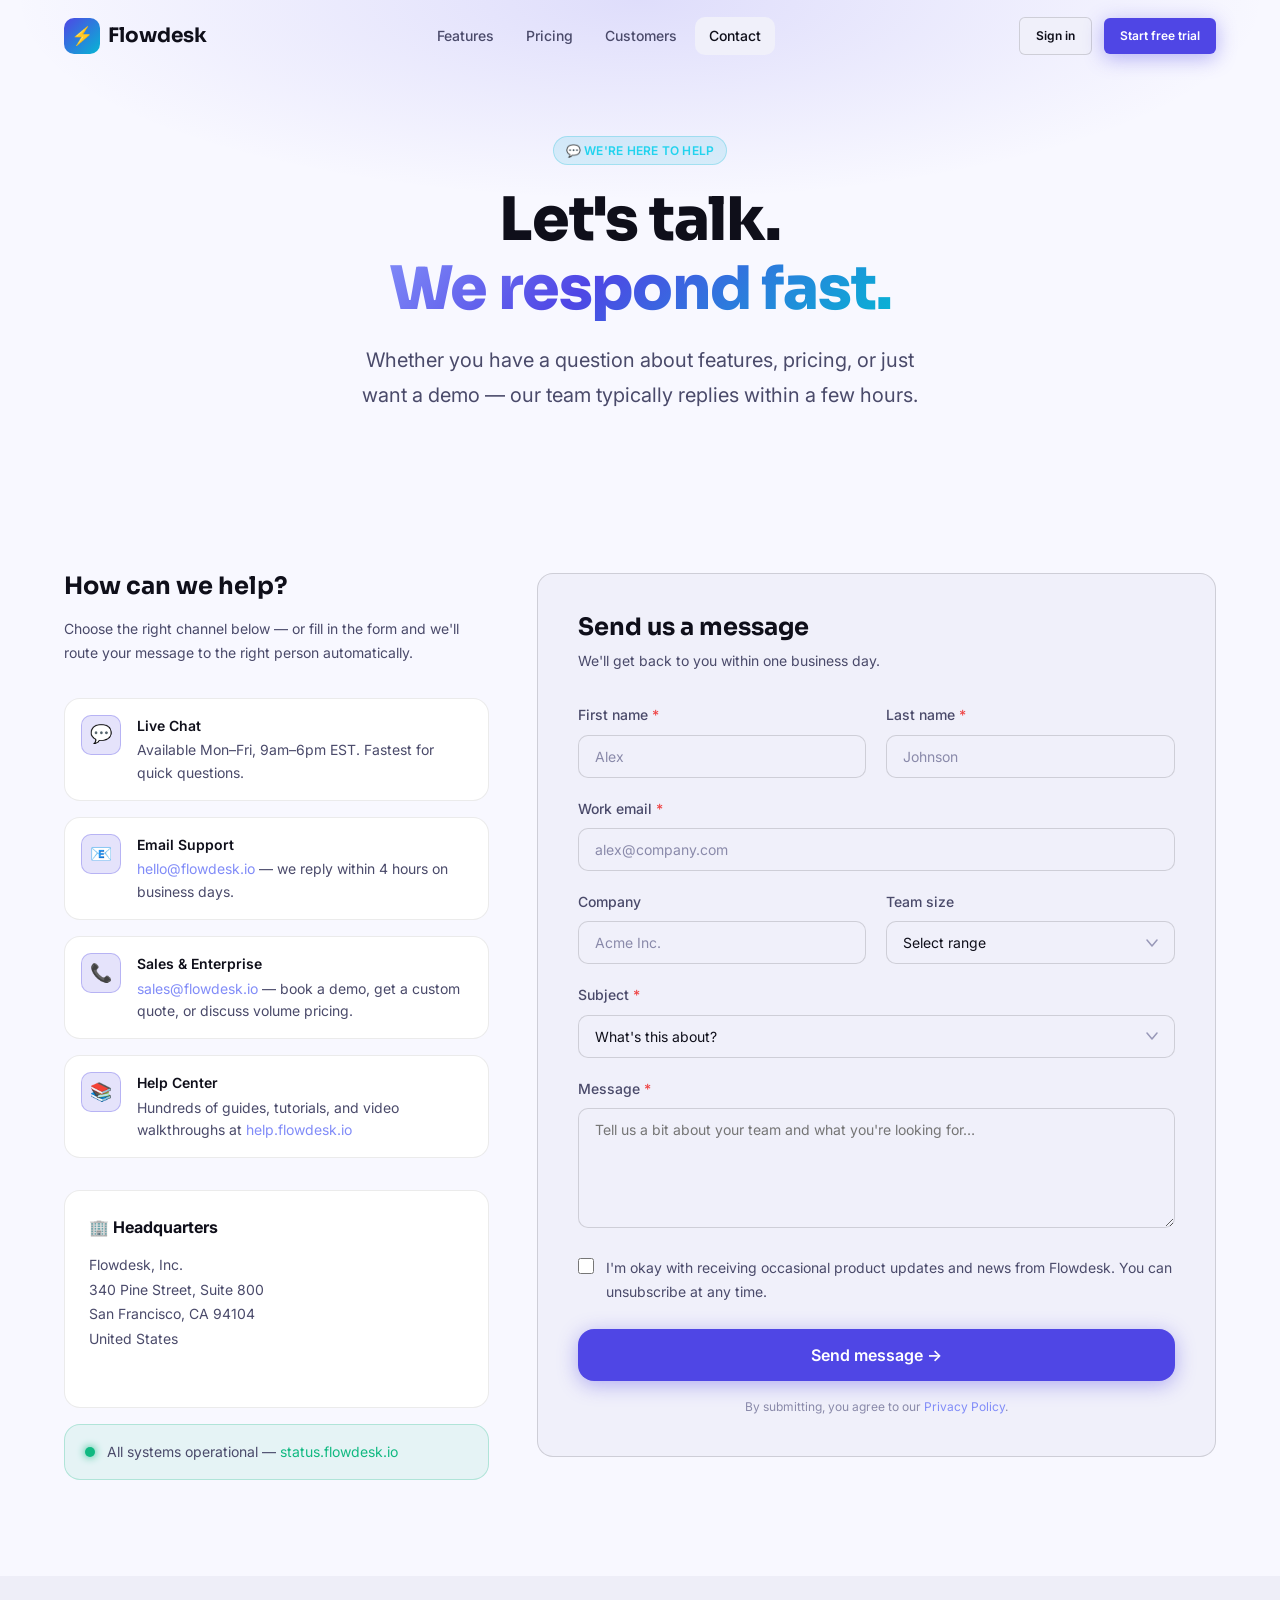
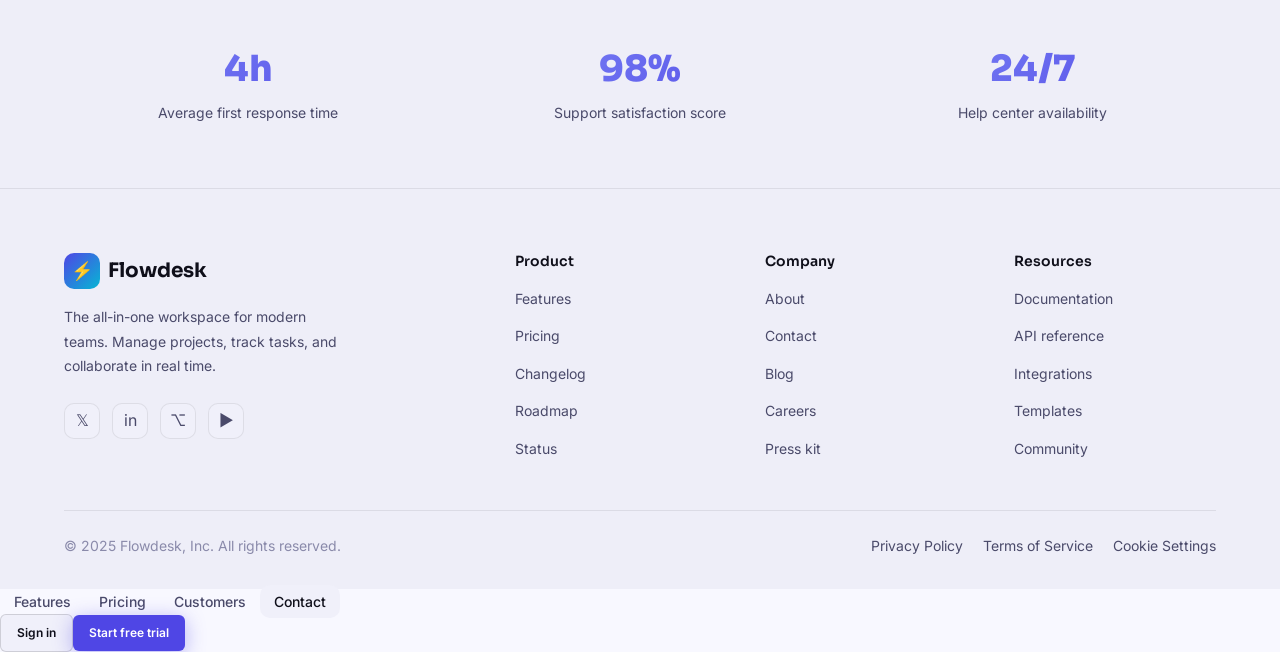
<file: saas template/contact.html>
<!DOCTYPE html>
<html lang="en">
<head>
  <meta charset="UTF-8" />
  <meta name="viewport" content="width=device-width, initial-scale=1.0" />
  <meta name="description" content="Get in touch with the Flowdesk team — sales, support, partnerships, or just say hello." />
  <title>Contact — Flowdesk</title>
  <link rel="icon" href="images/logo.svg" type="image/svg+xml" />
  <link rel="stylesheet" href="css/variables.css" />
  <link rel="stylesheet" href="css/style.css" />
  <link rel="stylesheet" href="css/responsive.css" />
  <script src="js/theme.js" defer></script>
</head>
<body>

  <!-- NAV -->
  <nav class="nav">
    <div class="nav-inner">
      <a href="index.html" class="nav-logo">
        <div class="nav-logo-icon">⚡</div>
        Flowdesk
      </a>
      <div class="nav-links">
        <a href="features.html" class="nav-link">Features</a>
        <a href="pricing.html" class="nav-link">Pricing</a>
        <a href="index.html#testimonials" class="nav-link">Customers</a>
        <a href="contact.html" class="nav-link active">Contact</a>
      </div>
      <div class="nav-actions">
        <a href="login.html" class="btn btn-secondary btn-sm">Sign in</a>
        <a href="signup.html" class="btn btn-primary btn-sm">Start free trial</a>
        <button class="nav-mobile-toggle" aria-label="Open menu" aria-expanded="false">
          <span></span><span></span><span></span>
        </button>
      </div>
    </div>
  </nav>

  <main>
    <!-- PAGE HERO -->
    <section class="page-hero">
      <div class="container">
        <span class="badge badge-accent" style="margin-bottom:var(--space-5);">💬 We're here to help</span>
        <h1 class="page-hero-title">Let's talk.<br /><span class="text-gradient">We respond fast.</span></h1>
        <p class="page-hero-subtitle">Whether you have a question about features, pricing, or just want a demo — our team typically replies within a few hours.</p>
      </div>
    </section>

    <!-- CONTACT CONTENT -->
    <section class="section">
      <div class="container">
        <div class="contact-grid" data-reveal>

          <!-- LEFT: contact info -->
          <div class="contact-info">
            <h2>How can we help?</h2>
            <p>Choose the right channel below — or fill in the form and we'll route your message to the right person automatically.</p>

            <div class="contact-methods">
              <div class="contact-method">
                <div class="contact-method-icon">💬</div>
                <div>
                  <div class="contact-method-title">Live Chat</div>
                  <div class="contact-method-detail">Available Mon–Fri, 9am–6pm EST. Fastest for quick questions.</div>
                </div>
              </div>

              <div class="contact-method">
                <div class="contact-method-icon">📧</div>
                <div>
                  <div class="contact-method-title">Email Support</div>
                  <div class="contact-method-detail"><a href="mailto:hello@flowdesk.io" style="color:var(--color-primary-light);">hello@flowdesk.io</a> — we reply within 4 hours on business days.</div>
                </div>
              </div>

              <div class="contact-method">
                <div class="contact-method-icon">📞</div>
                <div>
                  <div class="contact-method-title">Sales &amp; Enterprise</div>
                  <div class="contact-method-detail"><a href="mailto:sales@flowdesk.io" style="color:var(--color-primary-light);">sales@flowdesk.io</a> — book a demo, get a custom quote, or discuss volume pricing.</div>
                </div>
              </div>

              <div class="contact-method">
                <div class="contact-method-icon">📚</div>
                <div>
                  <div class="contact-method-title">Help Center</div>
                  <div class="contact-method-detail">Hundreds of guides, tutorials, and video walkthroughs at <a href="#" style="color:var(--color-primary-light);">help.flowdesk.io</a></div>
                </div>
              </div>
            </div>

            <!-- Office info -->
            <div style="margin-top:var(--space-8); padding:var(--space-6); background:var(--color-bg-card); border:1px solid var(--color-border); border-radius:var(--radius-lg);">
              <div style="font-weight:700; margin-bottom:var(--space-3);">🏢 Headquarters</div>
              <p style="font-size:var(--text-sm); color:var(--color-text-secondary); line-height:var(--leading-relaxed);">
                Flowdesk, Inc.<br />
                340 Pine Street, Suite 800<br />
                San Francisco, CA 94104<br />
                United States
              </p>
            </div>

            <!-- Status -->
            <div style="margin-top:var(--space-4); padding:var(--space-4) var(--space-5); background:rgba(16,185,129,0.08); border:1px solid rgba(16,185,129,0.25); border-radius:var(--radius-lg); display:flex; align-items:center; gap:var(--space-3);">
              <span style="width:10px;height:10px;border-radius:50%;background:var(--color-success);box-shadow:0 0 8px var(--color-success);flex-shrink:0;"></span>
              <span style="font-size:var(--text-sm); color:var(--color-text-secondary);">All systems operational — <a href="#" style="color:var(--color-success);">status.flowdesk.io</a></span>
            </div>
          </div>

          <!-- RIGHT: contact form -->
          <div class="card card-elevated" style="padding:var(--space-10);">
            <h3 style="font-size:var(--text-2xl); margin-bottom:var(--space-2);">Send us a message</h3>
            <p style="font-size:var(--text-sm); color:var(--color-text-secondary); margin-bottom:var(--space-8);">We'll get back to you within one business day.</p>

            <form id="contact-form" novalidate>
              <div class="form-row">
                <div class="form-group">
                  <label class="form-label" for="first-name">First name <span style="color:var(--color-danger);">*</span></label>
                  <input class="form-input" type="text" id="first-name" name="first-name" placeholder="Alex" required />
                </div>
                <div class="form-group">
                  <label class="form-label" for="last-name">Last name <span style="color:var(--color-danger);">*</span></label>
                  <input class="form-input" type="text" id="last-name" name="last-name" placeholder="Johnson" required />
                </div>
              </div>

              <div class="form-group">
                <label class="form-label" for="email">Work email <span style="color:var(--color-danger);">*</span></label>
                <input class="form-input" type="email" id="email" name="email" placeholder="alex@company.com" required />
              </div>

              <div class="form-row">
                <div class="form-group">
                  <label class="form-label" for="company">Company</label>
                  <input class="form-input" type="text" id="company" name="company" placeholder="Acme Inc." />
                </div>
                <div class="form-group">
                  <label class="form-label" for="team-size">Team size</label>
                  <select class="form-select" id="team-size" name="team-size">
                    <option value="" disabled selected>Select range</option>
                    <option value="1-5">1–5 people</option>
                    <option value="6-25">6–25 people</option>
                    <option value="26-100">26–100 people</option>
                    <option value="100+">100+ people</option>
                  </select>
                </div>
              </div>

              <div class="form-group">
                <label class="form-label" for="subject">Subject <span style="color:var(--color-danger);">*</span></label>
                <select class="form-select" id="subject" name="subject" required>
                  <option value="" disabled selected>What's this about?</option>
                  <option value="demo">Request a demo</option>
                  <option value="pricing">Pricing &amp; plans</option>
                  <option value="support">Technical support</option>
                  <option value="enterprise">Enterprise inquiry</option>
                  <option value="partnership">Partnership</option>
                  <option value="other">Something else</option>
                </select>
              </div>

              <div class="form-group">
                <label class="form-label" for="message">Message <span style="color:var(--color-danger);">*</span></label>
                <textarea class="form-textarea" id="message" name="message" placeholder="Tell us a bit about your team and what you're looking for…" required></textarea>
              </div>

              <div class="checkbox-group">
                <input type="checkbox" id="marketing-consent" name="marketing-consent" />
                <label for="marketing-consent">I'm okay with receiving occasional product updates and news from Flowdesk. You can unsubscribe at any time.</label>
              </div>

              <button type="submit" class="btn btn-primary btn-full btn-lg">
                Send message →
              </button>

              <p style="text-align:center; font-size:var(--text-xs); color:var(--color-text-muted); margin-top:var(--space-4);">
                By submitting, you agree to our <a href="#" style="color:var(--color-primary-light);">Privacy Policy</a>.
              </p>
            </form>
          </div>
        </div>
      </div>
    </section>

    <!-- SOCIAL PROOF STRIP -->
    <section class="section-sm bg-secondary">
      <div class="container">
        <div style="display:grid; grid-template-columns:repeat(3,1fr); gap:var(--space-6); text-align:center;" data-reveal>
          <div>
            <div style="font-family:var(--font-display); font-size:var(--text-4xl); font-weight:800; background:linear-gradient(135deg,#818CF8,#4F46E5); -webkit-background-clip:text; -webkit-text-fill-color:transparent; background-clip:text;">4h</div>
            <div style="font-size:var(--text-sm); color:var(--color-text-secondary); margin-top:var(--space-1);">Average first response time</div>
          </div>
          <div>
            <div style="font-family:var(--font-display); font-size:var(--text-4xl); font-weight:800; background:linear-gradient(135deg,#818CF8,#4F46E5); -webkit-background-clip:text; -webkit-text-fill-color:transparent; background-clip:text;">98%</div>
            <div style="font-size:var(--text-sm); color:var(--color-text-secondary); margin-top:var(--space-1);">Support satisfaction score</div>
          </div>
          <div>
            <div style="font-family:var(--font-display); font-size:var(--text-4xl); font-weight:800; background:linear-gradient(135deg,#818CF8,#4F46E5); -webkit-background-clip:text; -webkit-text-fill-color:transparent; background-clip:text;">24/7</div>
            <div style="font-size:var(--text-sm); color:var(--color-text-secondary); margin-top:var(--space-1);">Help center availability</div>
          </div>
        </div>
      </div>
    </section>
  </main>

  <!-- FOOTER -->
  <footer class="footer">
    <div class="container">
      <div class="footer-grid">
        <div class="footer-brand">
          <a href="index.html" class="nav-logo">
            <div class="nav-logo-icon">⚡</div>
            Flowdesk
          </a>
          <p>The all-in-one workspace for modern teams. Manage projects, track tasks, and collaborate in real time.</p>
          <div class="footer-social">
            <a href="#" class="social-link" aria-label="Twitter">𝕏</a>
            <a href="#" class="social-link" aria-label="LinkedIn">in</a>
            <a href="#" class="social-link" aria-label="GitHub">⌥</a>
            <a href="#" class="social-link" aria-label="YouTube">▶</a>
          </div>
        </div>
        <div class="footer-col">
          <h4 class="footer-col-title">Product</h4>
          <ul class="footer-links">
            <li><a href="features.html" class="footer-link">Features</a></li>
            <li><a href="pricing.html" class="footer-link">Pricing</a></li>
            <li><a href="#" class="footer-link">Changelog</a></li>
            <li><a href="#" class="footer-link">Roadmap</a></li>
            <li><a href="#" class="footer-link">Status</a></li>
          </ul>
        </div>
        <div class="footer-col">
          <h4 class="footer-col-title">Company</h4>
          <ul class="footer-links">
            <li><a href="#" class="footer-link">About</a></li>
            <li><a href="contact.html" class="footer-link">Contact</a></li>
            <li><a href="#" class="footer-link">Blog</a></li>
            <li><a href="#" class="footer-link">Careers</a></li>
            <li><a href="#" class="footer-link">Press kit</a></li>
          </ul>
        </div>
        <div class="footer-col">
          <h4 class="footer-col-title">Resources</h4>
          <ul class="footer-links">
            <li><a href="#" class="footer-link">Documentation</a></li>
            <li><a href="#" class="footer-link">API reference</a></li>
            <li><a href="#" class="footer-link">Integrations</a></li>
            <li><a href="#" class="footer-link">Templates</a></li>
            <li><a href="#" class="footer-link">Community</a></li>
          </ul>
        </div>
      </div>
      <div class="footer-bottom">
        <span>© 2025 Flowdesk, Inc. All rights reserved.</span>
        <div class="footer-legal">
          <a href="#" class="footer-link">Privacy Policy</a>
          <a href="#" class="footer-link">Terms of Service</a>
          <a href="#" class="footer-link">Cookie Settings</a>
        </div>
      </div>
    </div>
  </footer>

  <script src="js/main.js"></script>
</body>
</html>
</file>
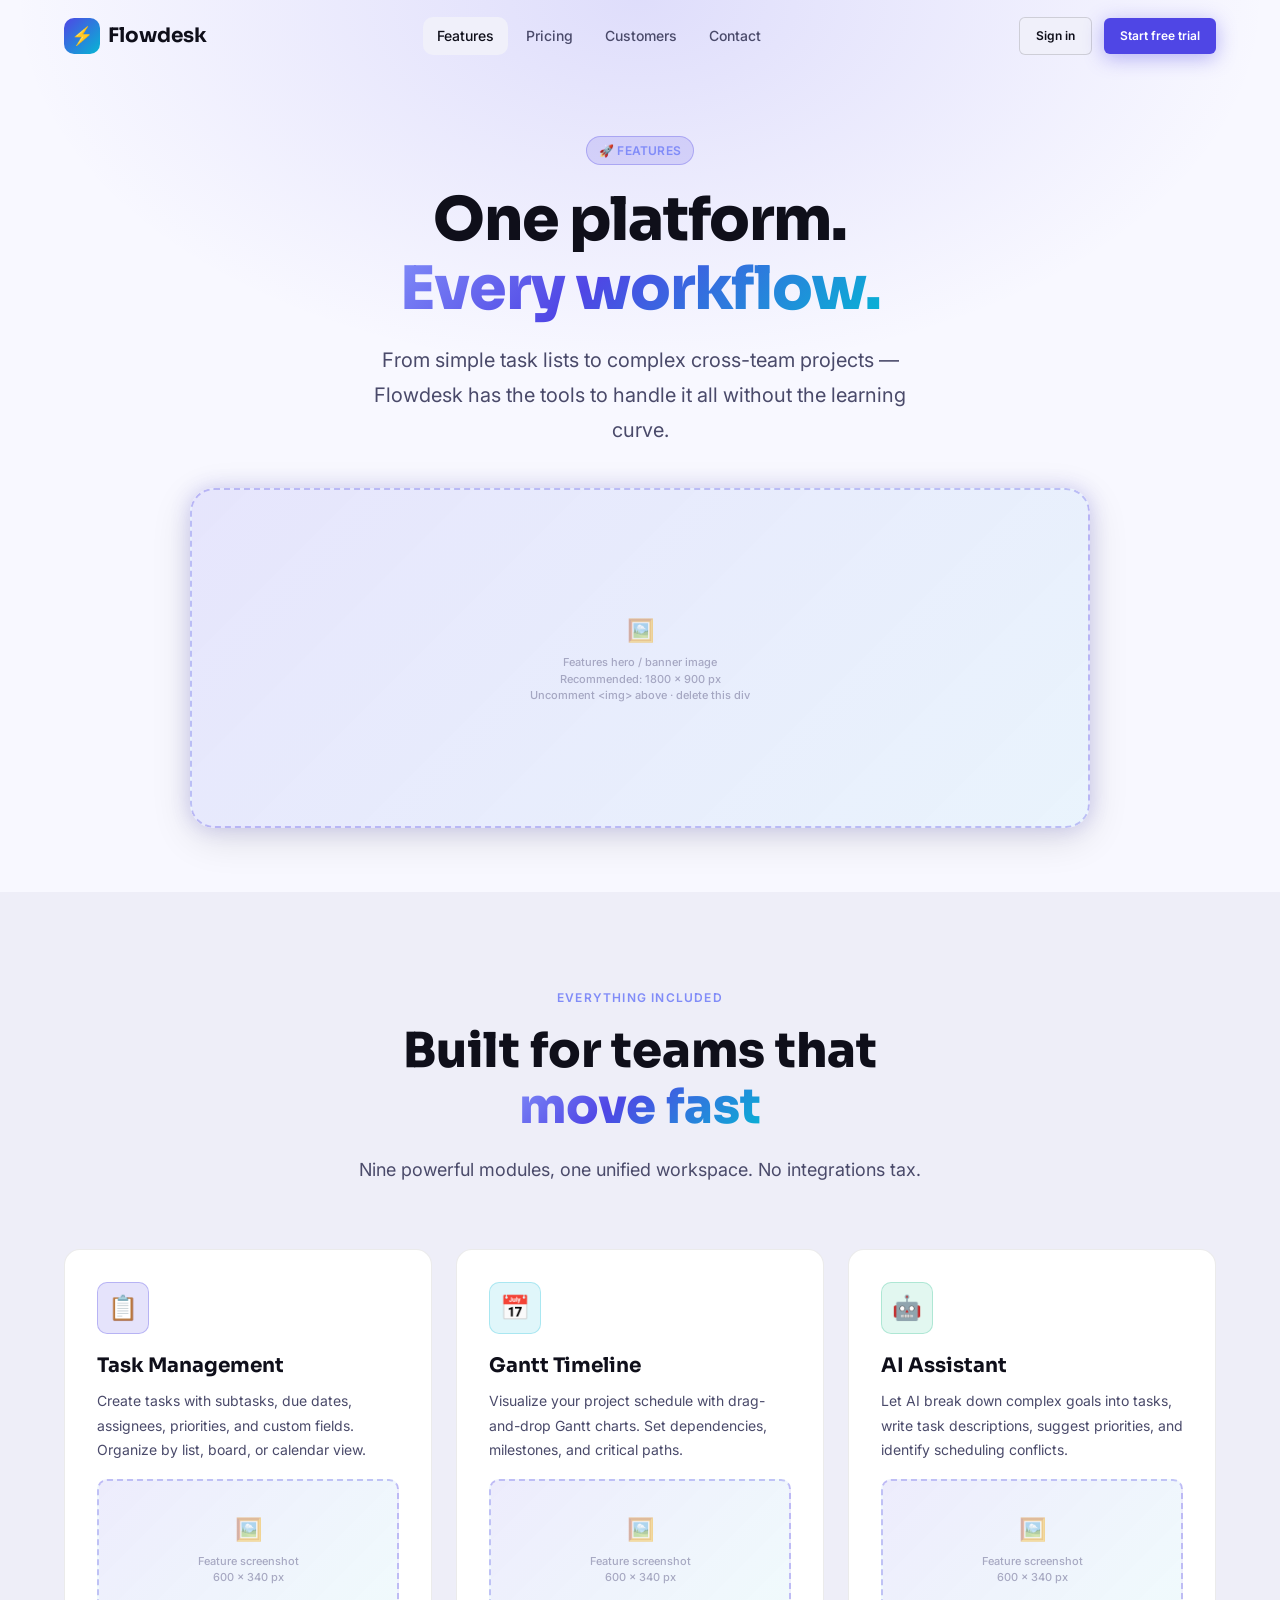
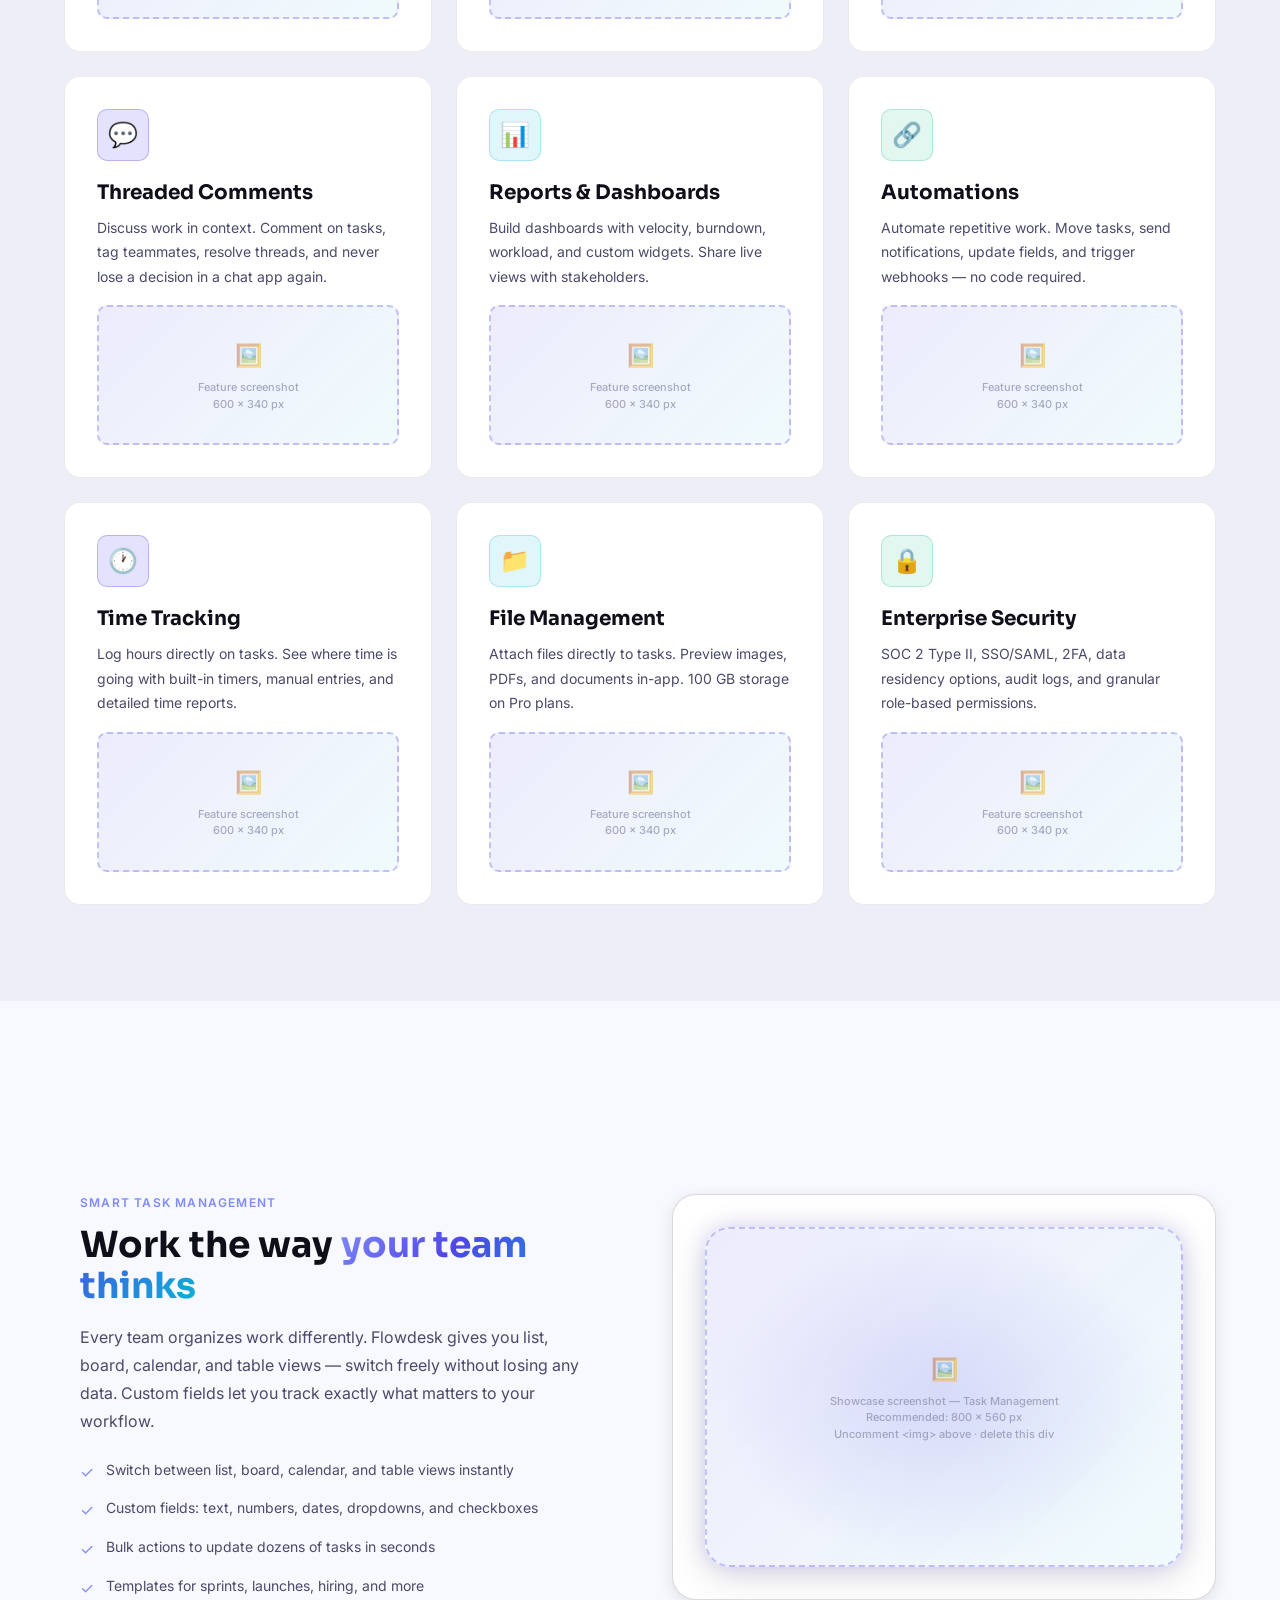
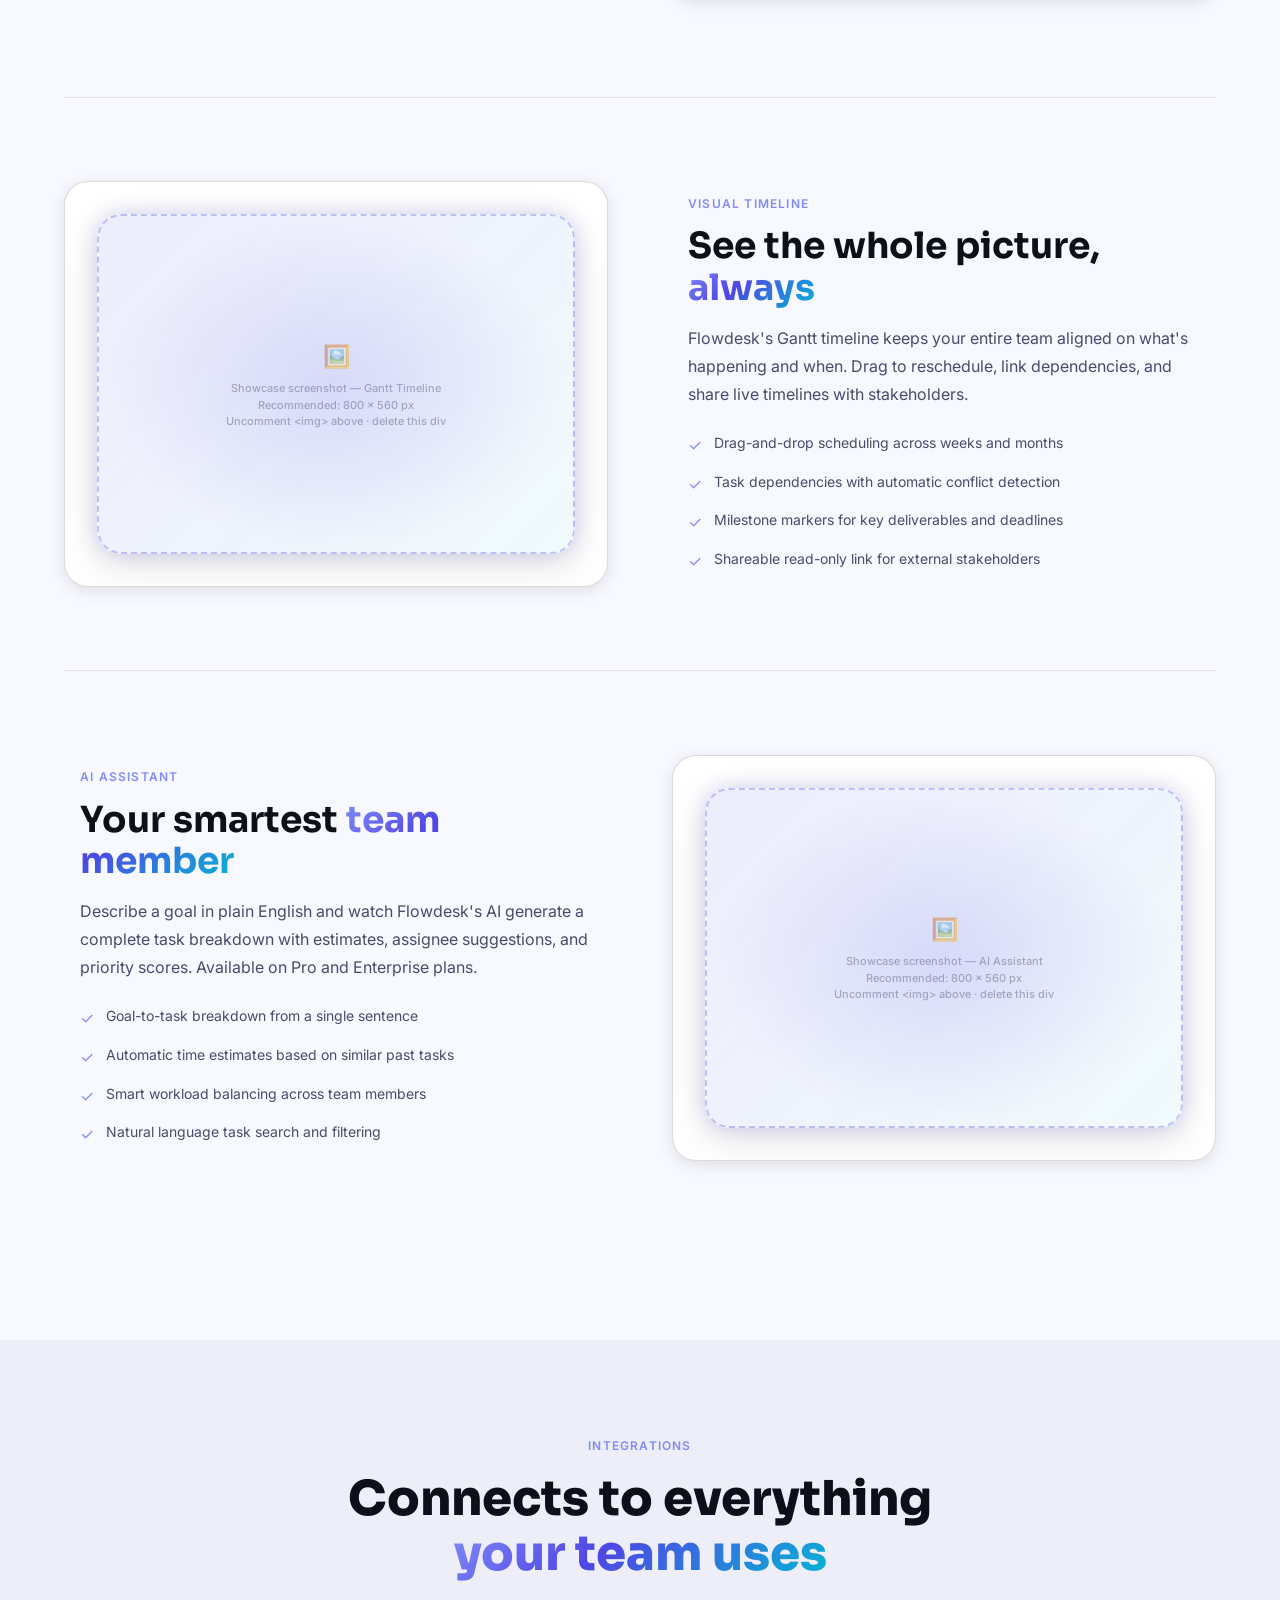
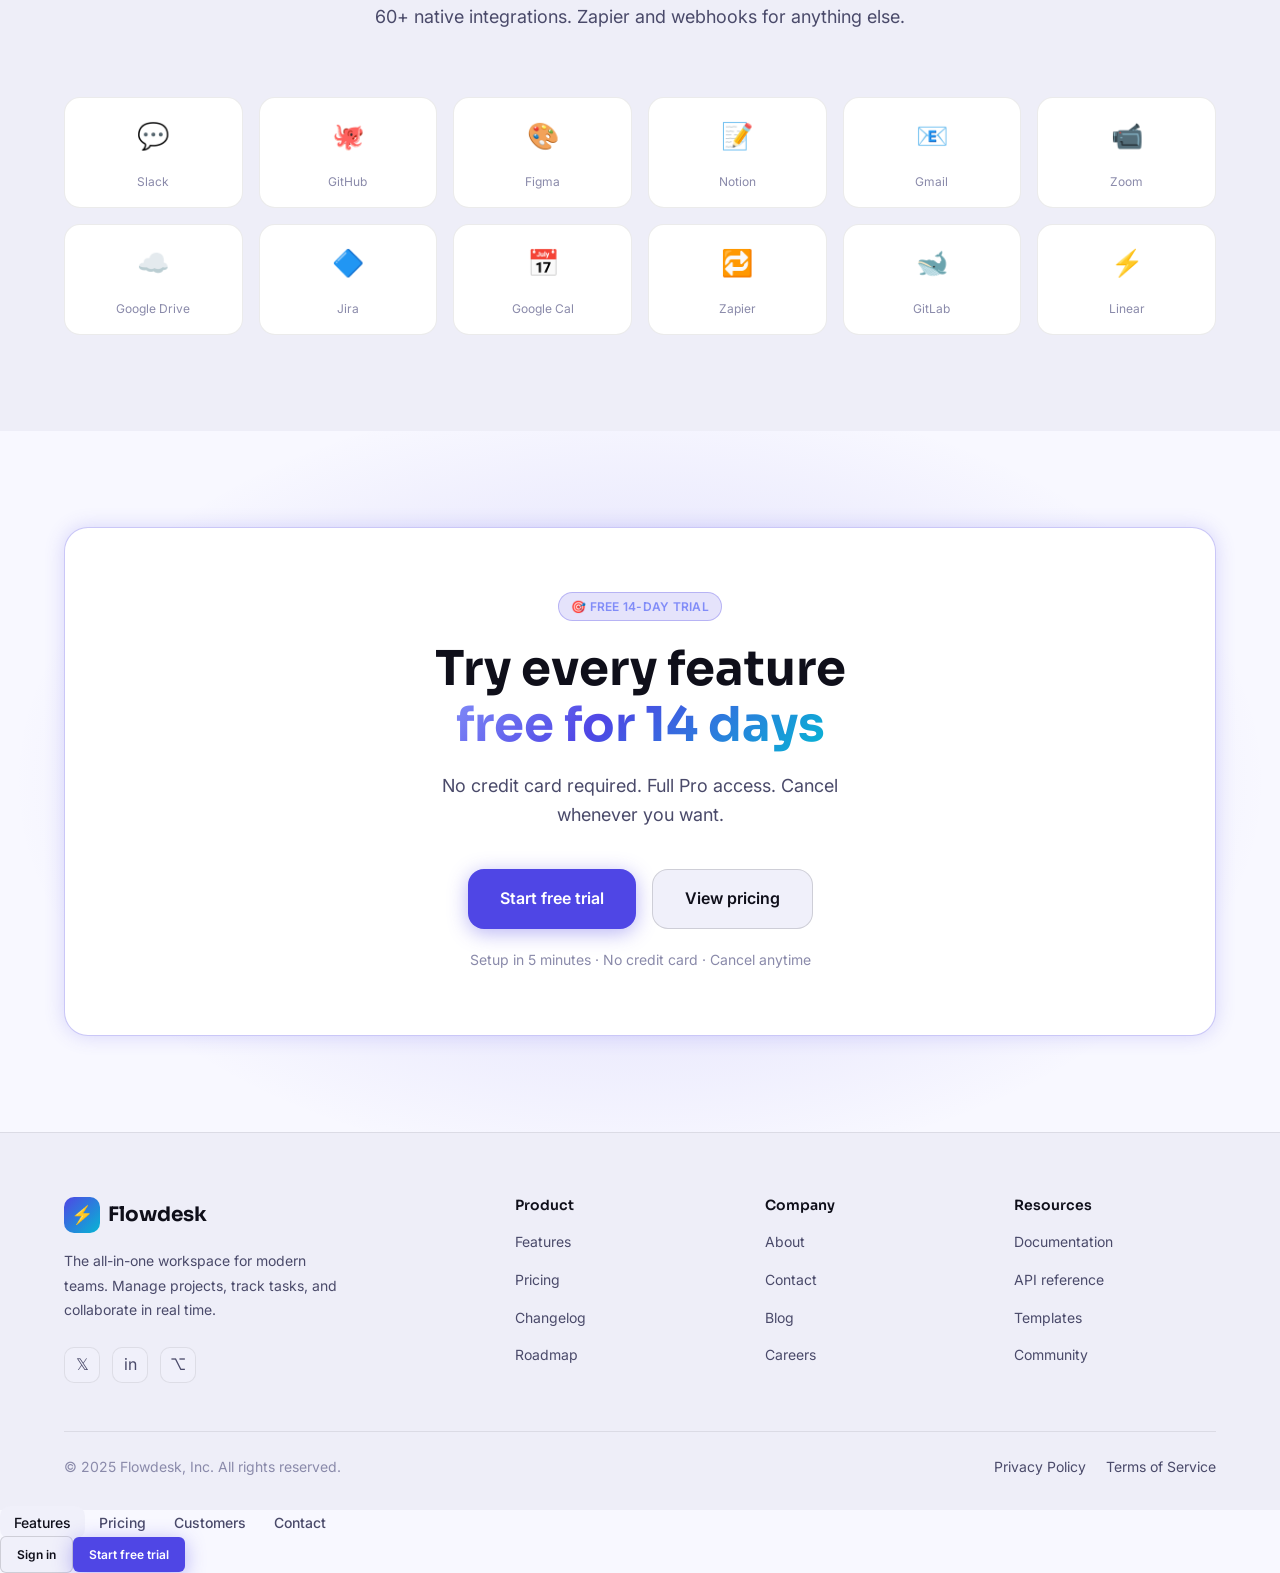
<file: saas template/features.html>
<!DOCTYPE html>
<html lang="en">
<head>
  <meta charset="UTF-8" />
  <meta name="viewport" content="width=device-width, initial-scale=1.0" />
  <meta name="description" content="Explore Flowdesk's powerful features — task management, Gantt timelines, AI suggestions, integrations, and more." />
  <title>Features — Flowdesk</title>

  <!--
  ╔══════════════════════════════════════════════════════════════════╗
  ║  FAVICON — swap with your own logo file                         ║
  ║  e.g. <link rel="icon" href="images/your-logo.png" />          ║
  ╚══════════════════════════════════════════════════════════════════╝
  -->
  <link rel="icon" href="images/logo.svg" type="image/svg+xml" />

  <link rel="stylesheet" href="css/variables.css" />
  <link rel="stylesheet" href="css/style.css" />
  <link rel="stylesheet" href="css/responsive.css" />
  <script src="js/theme.js" defer></script>

  <style>
    /* ── Shared image-slot helpers ───────────────────────────────── */

    /* Dashed placeholder shown before a real image is added */
    .img-slot {
      background: linear-gradient(135deg, rgba(79,70,229,.10), rgba(6,182,212,.06));
      border: 2px dashed rgba(79,70,229,.30);
      border-radius: var(--radius-md);
      display: flex;
      flex-direction: column;
      align-items: center;
      justify-content: center;
      gap: 6px;
      color: var(--color-text-muted);
      font-size: 11px;
      font-weight: 500;
      text-align: center;
      padding: 12px 8px;
      transition: border-color .2s;
    }
    .img-slot:hover { border-color: rgba(79,70,229,.55); }
    .img-slot .slot-icon  { font-size: 22px; opacity: .45; }
    .img-slot .slot-label { opacity: .70; line-height: 1.5; }

    /* ── Feature-icon slot ───────────────────────────────────────── */
    /*
      Each feature card has a .feature-icon-slot wrapper.
      It shows the emoji by default.
      To replace with YOUR image:
        1. Delete the <span class="icon-emoji"> element inside the slot.
        2. Uncomment the <img> tag below it.
        3. Set src="" to your icon file path.
      Recommended icon size: 40 × 40 px  (SVG or PNG with transparency)
    */
    .feature-icon-slot {
      width: 52px;
      height: 52px;
      border-radius: var(--radius-md);
      display: flex;
      align-items: center;
      justify-content: center;
      font-size: 24px;
      margin-bottom: var(--space-5);
      position: relative;
      flex-shrink: 0;
    }
    .feature-icon-slot img {
      width: 28px;
      height: 28px;
      object-fit: contain;
    }

    /* ── Showcase image slot ─────────────────────────────────────── */
    /*
      Each showcase section has a .showcase-img-slot div.
      Replace the placeholder with a real <img> tag.
      Recommended screenshot size: 800 × 560 px
    */
    .showcase-img-slot {
      width: 100%;
      border-radius: var(--radius-xl);
      overflow: hidden;
      box-shadow: var(--shadow-lg), var(--shadow-glow-sm);
      position: relative;
      z-index: 1;
    }
    .showcase-img-slot img {
      width: 100%;
      height: 100%;
      object-fit: cover;
      display: block;
    }

    /* ── Integration icon slot ───────────────────────────────────── */
    /*
      Each integration tile has an .int-icon-slot div.
      Replace emoji span with <img src="..."> for real brand logos.
      Recommended logo size: 36 × 36 px (SVG preferred)
    */
    .int-icon-slot {
      width: 44px;
      height: 44px;
      display: flex;
      align-items: center;
      justify-content: center;
      font-size: 26px;
      margin-bottom: 6px;
    }
    .int-icon-slot img {
      width: 36px;
      height: 36px;
      object-fit: contain;
    }

    /* ── Page-hero image ─────────────────────────────────────────── */
    .page-hero-media {
      margin-top: var(--space-10);
      border-radius: var(--radius-xl);
      overflow: hidden;
      max-width: 900px;
      margin-left: auto;
      margin-right: auto;
      box-shadow: var(--shadow-lg), var(--shadow-glow-sm);
    }
    .page-hero-media img {
      width: 100%;
      display: block;
      object-fit: cover;
    }

    /* ── Responsive tweaks ───────────────────────────────────────── */
    @media (max-width: 768px) {
      .features-showcase { grid-template-columns: 1fr !important; direction: ltr !important; }
      .features-showcase .showcase-content { direction: ltr; }
    }
  </style>
</head>
<body>

  <!-- ════════════════════════════════════════════════════════════
       NAVIGATION
       ► Logo: uncomment <img> tag and set src to your logo file.
       ════════════════════════════════════════════════════════════ -->
  <nav class="nav" role="navigation">
    <div class="nav-inner">

      <a href="index.html" class="nav-logo">
        <!--
          YOUR LOGO — Option A (image):
            <img src="images/logo.svg" alt="Your Brand" style="height:32px;width:auto;" />
          Option B (emoji + text, default):
        -->
        <div class="nav-logo-icon">⚡</div>
        Flowdesk
      </a>

      <div class="nav-links">
        <a href="features.html" class="nav-link active">Features</a>
        <a href="pricing.html"  class="nav-link">Pricing</a>
        <a href="index.html#testimonials" class="nav-link">Customers</a>
        <a href="contact.html"  class="nav-link">Contact</a>
      </div>

      <div class="nav-actions">
        <a href="login.html"  class="btn btn-secondary btn-sm">Sign in</a>
        <a href="signup.html" class="btn btn-primary btn-sm">Start free trial</a>
        <button class="nav-mobile-toggle" aria-label="Open menu" aria-expanded="false">
          <span></span><span></span><span></span>
        </button>
      </div>
    </div>
  </nav>

  <main>

    <!-- ════════════════════════════════════════════════════════════
         PAGE HERO
         ► Add a wide product banner/screenshot below the subtitle.
         ════════════════════════════════════════════════════════════ -->
    <section class="page-hero">
      <div class="container">
        <span class="badge badge-primary" style="margin-bottom:var(--space-5);">🚀 Features</span>
        <h1 class="page-hero-title">One platform.<br /><span class="text-gradient">Every workflow.</span></h1>
        <p class="page-hero-subtitle">From simple task lists to complex cross-team projects — Flowdesk has the tools to handle it all without the learning curve.</p>

        <!--
        ╔════════════════════════════════════════════════════════════╗
        ║  HERO BANNER IMAGE                                         ║
        ║  Recommended: 1800 × 900 px  (wide product screenshot)    ║
        ║  1. Add your image to images/                             ║
        ║  2. Uncomment the <img> below and set src=""              ║
        ║  3. Delete the .img-slot placeholder div                  ║
        ╚════════════════════════════════════════════════════════════╝
        -->
        <div class="page-hero-media">
          <!-- ▼ YOUR HERO IMAGE ▼ -->
          <!-- <img src="images/features-hero.png" alt="Flowdesk features overview" /> -->

          <!-- ▼ PLACEHOLDER — remove once image is added ▼ -->
          <div class="img-slot" style="height:340px; border-radius:var(--radius-xl);">
            <div class="slot-icon">🖼️</div>
            <div class="slot-label">
              Features hero / banner image<br />
              Recommended: 1800 × 900 px<br />
              Uncomment &lt;img&gt; above · delete this div
            </div>
          </div>
        </div>

      </div>
    </section>


    <!-- ════════════════════════════════════════════════════════════
         FEATURES OVERVIEW GRID
         ► 9 feature cards, each with:
             • A swappable icon (emoji OR your own image)
             • A swappable card image below the description
             • Editable title + description text
         ════════════════════════════════════════════════════════════ -->
    <section class="section bg-secondary">
      <div class="container">

        <div class="section-header centered" data-reveal>
          <span class="section-label">Everything included</span>
          <h2 class="section-title">Built for teams that<br /><span class="text-gradient">move fast</span></h2>
          <p class="section-subtitle">Nine powerful modules, one unified workspace. No integrations tax.</p>
        </div>

        <div class="features-grid">

          <!-- ─── FEATURE CARD 1 ────────────────────────────────── -->
          <div class="card feature-card" data-reveal>

            <!--
              ICON SLOT 1
              • Default: emoji 📋
              • To change emoji: edit the character inside <span class="icon-emoji">
              • To use your own icon image:
                  1. Delete <span class="icon-emoji">📋</span>
                  2. Uncomment the <img> line and set src=""
                  Recommended: 40×40 px SVG or transparent PNG
            -->
            <div class="feature-icon-slot feature-icon-primary">
              <span class="icon-emoji">📋</span>
              <!-- <img src="images/icons/task-management.svg" alt="Task management" /> -->
            </div>

            <h3 class="feature-title">Task Management</h3>
            <p class="feature-desc">Create tasks with subtasks, due dates, assignees, priorities, and custom fields. Organize by list, board, or calendar view.</p>

            <!--
              CARD IMAGE SLOT 1
              Shown below the description — great for a mini screenshot.
              Recommended: 600 × 340 px
              1. Uncomment <img> and set src=""
              2. Delete the .img-slot placeholder div
            -->
            <div style="margin-top:var(--space-4);">
              <!-- <img src="images/features/task-management.png" alt="Task management screenshot" style="width:100%;border-radius:var(--radius-md);border:1px solid var(--color-border);" /> -->
              <div class="img-slot" style="height:140px;">
                <div class="slot-icon">🖼️</div>
                <div class="slot-label">Feature screenshot<br />600 × 340 px</div>
              </div>
            </div>

          </div>

          <!-- ─── FEATURE CARD 2 ────────────────────────────────── -->
          <div class="card feature-card" data-reveal data-delay="60">
            <!--
              ICON SLOT 2 — default emoji: 📅
              To change: edit emoji or swap for <img>
            -->
            <div class="feature-icon-slot feature-icon-accent">
              <span class="icon-emoji">📅</span>
              <!-- <img src="images/icons/gantt-timeline.svg" alt="Gantt Timeline" /> -->
            </div>
            <h3 class="feature-title">Gantt Timeline</h3>
            <p class="feature-desc">Visualize your project schedule with drag-and-drop Gantt charts. Set dependencies, milestones, and critical paths.</p>
            <div style="margin-top:var(--space-4);">
              <!-- <img src="images/features/gantt-timeline.png" alt="Gantt timeline screenshot" style="width:100%;border-radius:var(--radius-md);border:1px solid var(--color-border);" /> -->
              <div class="img-slot" style="height:140px;">
                <div class="slot-icon">🖼️</div>
                <div class="slot-label">Feature screenshot<br />600 × 340 px</div>
              </div>
            </div>
          </div>

          <!-- ─── FEATURE CARD 3 ────────────────────────────────── -->
          <div class="card feature-card" data-reveal data-delay="120">
            <!--
              ICON SLOT 3 — default emoji: 🤖
            -->
            <div class="feature-icon-slot feature-icon-success">
              <span class="icon-emoji">🤖</span>
              <!-- <img src="images/icons/ai-assistant.svg" alt="AI Assistant" /> -->
            </div>
            <h3 class="feature-title">AI Assistant</h3>
            <p class="feature-desc">Let AI break down complex goals into tasks, write task descriptions, suggest priorities, and identify scheduling conflicts.</p>
            <div style="margin-top:var(--space-4);">
              <!-- <img src="images/features/ai-assistant.png" alt="AI assistant screenshot" style="width:100%;border-radius:var(--radius-md);border:1px solid var(--color-border);" /> -->
              <div class="img-slot" style="height:140px;">
                <div class="slot-icon">🖼️</div>
                <div class="slot-label">Feature screenshot<br />600 × 340 px</div>
              </div>
            </div>
          </div>

          <!-- ─── FEATURE CARD 4 ────────────────────────────────── -->
          <div class="card feature-card" data-reveal>
            <!--
              ICON SLOT 4 — default emoji: 💬
            -->
            <div class="feature-icon-slot feature-icon-primary">
              <span class="icon-emoji">💬</span>
              <!-- <img src="images/icons/comments.svg" alt="Threaded Comments" /> -->
            </div>
            <h3 class="feature-title">Threaded Comments</h3>
            <p class="feature-desc">Discuss work in context. Comment on tasks, tag teammates, resolve threads, and never lose a decision in a chat app again.</p>
            <div style="margin-top:var(--space-4);">
              <!-- <img src="images/features/comments.png" alt="Threaded comments screenshot" style="width:100%;border-radius:var(--radius-md);border:1px solid var(--color-border);" /> -->
              <div class="img-slot" style="height:140px;">
                <div class="slot-icon">🖼️</div>
                <div class="slot-label">Feature screenshot<br />600 × 340 px</div>
              </div>
            </div>
          </div>

          <!-- ─── FEATURE CARD 5 ────────────────────────────────── -->
          <div class="card feature-card" data-reveal data-delay="60">
            <!--
              ICON SLOT 5 — default emoji: 📊
            -->
            <div class="feature-icon-slot feature-icon-accent">
              <span class="icon-emoji">📊</span>
              <!-- <img src="images/icons/reports.svg" alt="Reports & Dashboards" /> -->
            </div>
            <h3 class="feature-title">Reports &amp; Dashboards</h3>
            <p class="feature-desc">Build dashboards with velocity, burndown, workload, and custom widgets. Share live views with stakeholders.</p>
            <div style="margin-top:var(--space-4);">
              <!-- <img src="images/features/reports.png" alt="Reports screenshot" style="width:100%;border-radius:var(--radius-md);border:1px solid var(--color-border);" /> -->
              <div class="img-slot" style="height:140px;">
                <div class="slot-icon">🖼️</div>
                <div class="slot-label">Feature screenshot<br />600 × 340 px</div>
              </div>
            </div>
          </div>

          <!-- ─── FEATURE CARD 6 ────────────────────────────────── -->
          <div class="card feature-card" data-reveal data-delay="120">
            <!--
              ICON SLOT 6 — default emoji: 🔗
            -->
            <div class="feature-icon-slot feature-icon-success">
              <span class="icon-emoji">🔗</span>
              <!-- <img src="images/icons/automations.svg" alt="Automations" /> -->
            </div>
            <h3 class="feature-title">Automations</h3>
            <p class="feature-desc">Automate repetitive work. Move tasks, send notifications, update fields, and trigger webhooks — no code required.</p>
            <div style="margin-top:var(--space-4);">
              <!-- <img src="images/features/automations.png" alt="Automations screenshot" style="width:100%;border-radius:var(--radius-md);border:1px solid var(--color-border);" /> -->
              <div class="img-slot" style="height:140px;">
                <div class="slot-icon">🖼️</div>
                <div class="slot-label">Feature screenshot<br />600 × 340 px</div>
              </div>
            </div>
          </div>

          <!-- ─── FEATURE CARD 7 ────────────────────────────────── -->
          <div class="card feature-card" data-reveal>
            <!--
              ICON SLOT 7 — default emoji: 🕐
            -->
            <div class="feature-icon-slot feature-icon-primary">
              <span class="icon-emoji">🕐</span>
              <!-- <img src="images/icons/time-tracking.svg" alt="Time Tracking" /> -->
            </div>
            <h3 class="feature-title">Time Tracking</h3>
            <p class="feature-desc">Log hours directly on tasks. See where time is going with built-in timers, manual entries, and detailed time reports.</p>
            <div style="margin-top:var(--space-4);">
              <!-- <img src="images/features/time-tracking.png" alt="Time tracking screenshot" style="width:100%;border-radius:var(--radius-md);border:1px solid var(--color-border);" /> -->
              <div class="img-slot" style="height:140px;">
                <div class="slot-icon">🖼️</div>
                <div class="slot-label">Feature screenshot<br />600 × 340 px</div>
              </div>
            </div>
          </div>

          <!-- ─── FEATURE CARD 8 ────────────────────────────────── -->
          <div class="card feature-card" data-reveal data-delay="60">
            <!--
              ICON SLOT 8 — default emoji: 📁
            -->
            <div class="feature-icon-slot feature-icon-accent">
              <span class="icon-emoji">📁</span>
              <!-- <img src="images/icons/file-management.svg" alt="File Management" /> -->
            </div>
            <h3 class="feature-title">File Management</h3>
            <p class="feature-desc">Attach files directly to tasks. Preview images, PDFs, and documents in-app. 100 GB storage on Pro plans.</p>
            <div style="margin-top:var(--space-4);">
              <!-- <img src="images/features/file-management.png" alt="File management screenshot" style="width:100%;border-radius:var(--radius-md);border:1px solid var(--color-border);" /> -->
              <div class="img-slot" style="height:140px;">
                <div class="slot-icon">🖼️</div>
                <div class="slot-label">Feature screenshot<br />600 × 340 px</div>
              </div>
            </div>
          </div>

          <!-- ─── FEATURE CARD 9 ────────────────────────────────── -->
          <div class="card feature-card" data-reveal data-delay="120">
            <!--
              ICON SLOT 9 — default emoji: 🔒
            -->
            <div class="feature-icon-slot feature-icon-success">
              <span class="icon-emoji">🔒</span>
              <!-- <img src="images/icons/security.svg" alt="Enterprise Security" /> -->
            </div>
            <h3 class="feature-title">Enterprise Security</h3>
            <p class="feature-desc">SOC 2 Type II, SSO/SAML, 2FA, data residency options, audit logs, and granular role-based permissions.</p>
            <div style="margin-top:var(--space-4);">
              <!-- <img src="images/features/security.png" alt="Security screenshot" style="width:100%;border-radius:var(--radius-md);border:1px solid var(--color-border);" /> -->
              <div class="img-slot" style="height:140px;">
                <div class="slot-icon">🖼️</div>
                <div class="slot-label">Feature screenshot<br />600 × 340 px</div>
              </div>
            </div>
          </div>

        </div><!-- /.features-grid -->
      </div>
    </section>


    <!-- ════════════════════════════════════════════════════════════
         FEATURE SHOWCASES  (3 alternating left/right sections)
         Each showcase has:
           • Left or right: copy + bullet list
           • Opposite side: a LARGE image slot (800 × 560 px)
         ════════════════════════════════════════════════════════════ -->
    <section class="section">
      <div class="container">

        <!-- ── SHOWCASE 1 ── image RIGHT, text LEFT ── -->
        <div class="features-showcase" data-reveal>

          <div class="showcase-content">
            <span class="section-label">Smart task management</span>
            <h2>Work the way <span class="text-gradient">your team thinks</span></h2>
            <p>Every team organizes work differently. Flowdesk gives you list, board, calendar, and table views — switch freely without losing any data. Custom fields let you track exactly what matters to your workflow.</p>
            <div class="feature-bullets">
              <div class="feature-bullet"><span class="check-icon">✓</span><span>Switch between list, board, calendar, and table views instantly</span></div>
              <div class="feature-bullet"><span class="check-icon">✓</span><span>Custom fields: text, numbers, dates, dropdowns, and checkboxes</span></div>
              <div class="feature-bullet"><span class="check-icon">✓</span><span>Bulk actions to update dozens of tasks in seconds</span></div>
              <div class="feature-bullet"><span class="check-icon">✓</span><span>Templates for sprints, launches, hiring, and more</span></div>
            </div>
          </div>

          <!--
          ╔══════════════════════════════════════════════════════════╗
          ║  SHOWCASE IMAGE 1 — Task Management                      ║
          ║  Replace the placeholder with your product screenshot.   ║
          ║  Recommended: 800 × 560 px                              ║
          ║  1. Uncomment <img> and set src=""                      ║
          ║  2. Delete the .img-slot div                            ║
          ╚══════════════════════════════════════════════════════════╝
          -->
          <div class="showcase-visual">
            <div class="showcase-img-slot">
              <!-- ▼ YOUR IMAGE ▼ -->
              <!-- <img src="images/features/showcase-tasks.png" alt="Task management views screenshot" /> -->

              <!-- ▼ PLACEHOLDER ▼ -->
              <div class="img-slot" style="height:340px; border-radius:var(--radius-xl);">
                <div class="slot-icon">🖼️</div>
                <div class="slot-label">
                  Showcase screenshot — Task Management<br />
                  Recommended: 800 × 560 px<br />
                  Uncomment &lt;img&gt; above · delete this div
                </div>
              </div>
            </div>
          </div>

        </div><!-- /showcase 1 -->


        <!-- ── SHOWCASE 2 ── image LEFT, text RIGHT ── -->
        <div class="features-showcase" style="direction:rtl;" data-reveal>

          <div class="showcase-content" style="direction:ltr;">
            <span class="section-label">Visual timeline</span>
            <h2>See the whole picture, <span class="text-gradient">always</span></h2>
            <p>Flowdesk's Gantt timeline keeps your entire team aligned on what's happening and when. Drag to reschedule, link dependencies, and share live timelines with stakeholders.</p>
            <div class="feature-bullets">
              <div class="feature-bullet"><span class="check-icon">✓</span><span>Drag-and-drop scheduling across weeks and months</span></div>
              <div class="feature-bullet"><span class="check-icon">✓</span><span>Task dependencies with automatic conflict detection</span></div>
              <div class="feature-bullet"><span class="check-icon">✓</span><span>Milestone markers for key deliverables and deadlines</span></div>
              <div class="feature-bullet"><span class="check-icon">✓</span><span>Shareable read-only link for external stakeholders</span></div>
            </div>
          </div>

          <!--
          ╔══════════════════════════════════════════════════════════╗
          ║  SHOWCASE IMAGE 2 — Gantt / Timeline                     ║
          ║  Recommended: 800 × 560 px                              ║
          ╚══════════════════════════════════════════════════════════╝
          -->
          <div class="showcase-visual" style="direction:ltr;">
            <div class="showcase-img-slot">
              <!-- <img src="images/features/showcase-timeline.png" alt="Gantt timeline screenshot" /> -->
              <div class="img-slot" style="height:340px; border-radius:var(--radius-xl);">
                <div class="slot-icon">🖼️</div>
                <div class="slot-label">
                  Showcase screenshot — Gantt Timeline<br />
                  Recommended: 800 × 560 px<br />
                  Uncomment &lt;img&gt; above · delete this div
                </div>
              </div>
            </div>
          </div>

        </div><!-- /showcase 2 -->


        <!-- ── SHOWCASE 3 ── image RIGHT, text LEFT ── -->
        <div class="features-showcase" data-reveal>

          <div class="showcase-content">
            <span class="section-label">AI assistant</span>
            <h2>Your smartest <span class="text-gradient">team member</span></h2>
            <p>Describe a goal in plain English and watch Flowdesk's AI generate a complete task breakdown with estimates, assignee suggestions, and priority scores. Available on Pro and Enterprise plans.</p>
            <div class="feature-bullets">
              <div class="feature-bullet"><span class="check-icon">✓</span><span>Goal-to-task breakdown from a single sentence</span></div>
              <div class="feature-bullet"><span class="check-icon">✓</span><span>Automatic time estimates based on similar past tasks</span></div>
              <div class="feature-bullet"><span class="check-icon">✓</span><span>Smart workload balancing across team members</span></div>
              <div class="feature-bullet"><span class="check-icon">✓</span><span>Natural language task search and filtering</span></div>
            </div>
          </div>

          <!--
          ╔══════════════════════════════════════════════════════════╗
          ║  SHOWCASE IMAGE 3 — AI Assistant                         ║
          ║  Recommended: 800 × 560 px                              ║
          ╚══════════════════════════════════════════════════════════╝
          -->
          <div class="showcase-visual">
            <div class="showcase-img-slot">
              <!-- <img src="images/features/showcase-ai.png" alt="AI assistant screenshot" /> -->
              <div class="img-slot" style="height:340px; border-radius:var(--radius-xl);">
                <div class="slot-icon">🖼️</div>
                <div class="slot-label">
                  Showcase screenshot — AI Assistant<br />
                  Recommended: 800 × 560 px<br />
                  Uncomment &lt;img&gt; above · delete this div
                </div>
              </div>
            </div>
          </div>

        </div><!-- /showcase 3 -->

      </div>
    </section>


    <!-- ════════════════════════════════════════════════════════════
         INTEGRATIONS GRID
         ► Replace each emoji inside .int-icon-slot with a real
           brand logo <img> — recommended 36 × 36 px SVG.
         ════════════════════════════════════════════════════════════ -->
    <section class="section bg-secondary">
      <div class="container">
        <div class="section-header centered" data-reveal>
          <span class="section-label">Integrations</span>
          <h2 class="section-title">Connects to everything<br /><span class="text-gradient">your team uses</span></h2>
          <p class="section-subtitle">60+ native integrations. Zapier and webhooks for anything else.</p>
        </div>

        <div class="integrations-grid" data-reveal>

          <!--
            INTEGRATION TILE PATTERN:
            Default (emoji):
              <div class="int-icon-slot"><span>💬</span></div>

            With real logo image:
              <div class="int-icon-slot">
                <img src="images/integrations/slack.svg" alt="Slack logo" />
              </div>
              (then delete the emoji <span>)
          -->

          <div class="integration-item">
            <div class="int-icon-slot">
              <span>💬</span>
              <!-- <img src="images/integrations/slack.svg" alt="Slack" /> -->
            </div>
            <span>Slack</span>
          </div>

          <div class="integration-item">
            <div class="int-icon-slot">
              <span>🐙</span>
              <!-- <img src="images/integrations/github.svg" alt="GitHub" /> -->
            </div>
            <span>GitHub</span>
          </div>

          <div class="integration-item">
            <div class="int-icon-slot">
              <span>🎨</span>
              <!-- <img src="images/integrations/figma.svg" alt="Figma" /> -->
            </div>
            <span>Figma</span>
          </div>

          <div class="integration-item">
            <div class="int-icon-slot">
              <span>📝</span>
              <!-- <img src="images/integrations/notion.svg" alt="Notion" /> -->
            </div>
            <span>Notion</span>
          </div>

          <div class="integration-item">
            <div class="int-icon-slot">
              <span>📧</span>
              <!-- <img src="images/integrations/gmail.svg" alt="Gmail" /> -->
            </div>
            <span>Gmail</span>
          </div>

          <div class="integration-item">
            <div class="int-icon-slot">
              <span>📹</span>
              <!-- <img src="images/integrations/zoom.svg" alt="Zoom" /> -->
            </div>
            <span>Zoom</span>
          </div>

          <div class="integration-item">
            <div class="int-icon-slot">
              <span>☁️</span>
              <!-- <img src="images/integrations/gdrive.svg" alt="Google Drive" /> -->
            </div>
            <span>Google Drive</span>
          </div>

          <div class="integration-item">
            <div class="int-icon-slot">
              <span>🔷</span>
              <!-- <img src="images/integrations/jira.svg" alt="Jira" /> -->
            </div>
            <span>Jira</span>
          </div>

          <div class="integration-item">
            <div class="int-icon-slot">
              <span>📅</span>
              <!-- <img src="images/integrations/gcal.svg" alt="Google Calendar" /> -->
            </div>
            <span>Google Cal</span>
          </div>

          <div class="integration-item">
            <div class="int-icon-slot">
              <span>🔁</span>
              <!-- <img src="images/integrations/zapier.svg" alt="Zapier" /> -->
            </div>
            <span>Zapier</span>
          </div>

          <div class="integration-item">
            <div class="int-icon-slot">
              <span>🐋</span>
              <!-- <img src="images/integrations/gitlab.svg" alt="GitLab" /> -->
            </div>
            <span>GitLab</span>
          </div>

          <div class="integration-item">
            <div class="int-icon-slot">
              <span>⚡</span>
              <!-- <img src="images/integrations/linear.svg" alt="Linear" /> -->
            </div>
            <span>Linear</span>
          </div>

        </div><!-- /.integrations-grid -->
      </div>
    </section>


    <!-- ════════════════════════════════════════════════════════════
         FINAL CTA
         ════════════════════════════════════════════════════════════ -->
    <section class="section cta-section">
      <div class="cta-bg"></div>
      <div class="container">
        <div class="cta-box" data-reveal>
          <span class="badge badge-primary" style="margin-bottom:var(--space-5);">🎯 Free 14-day trial</span>
          <h2 class="cta-title">Try every feature<br /><span class="text-gradient">free for 14 days</span></h2>
          <p class="cta-subtitle">No credit card required. Full Pro access. Cancel whenever you want.</p>
          <div class="cta-actions">
            <a href="signup.html" class="btn btn-primary btn-lg">Start free trial</a>
            <a href="pricing.html" class="btn btn-secondary btn-lg">View pricing</a>
          </div>
          <p class="cta-note">Setup in 5 minutes · No credit card · Cancel anytime</p>
        </div>
      </div>
    </section>

  </main>


  <!-- ════════════════════════════════════════════════════════════
       FOOTER
       ► Logo: same as nav — uncomment <img> or keep emoji.
       ► Social icons: replace text glyphs with <img> SVGs.
       ════════════════════════════════════════════════════════════ -->
  <footer class="footer">
    <div class="container">
      <div class="footer-grid">

        <div class="footer-brand">
          <a href="index.html" class="nav-logo">
            <!-- <img src="images/logo.svg" alt="Flowdesk" style="height:32px;width:auto;" /> -->
            <div class="nav-logo-icon">⚡</div>
            Flowdesk
          </a>
          <p>The all-in-one workspace for modern teams. Manage projects, track tasks, and collaborate in real time.</p>
          <div class="footer-social">
            <!--
              SOCIAL ICONS — swap text glyphs for real SVG icons:
              <a href="#" class="social-link" aria-label="Twitter">
                <img src="images/social/twitter.svg" alt="" style="width:16px;height:16px;" />
              </a>
            -->
            <a href="#" class="social-link" aria-label="Twitter">𝕏</a>
            <a href="#" class="social-link" aria-label="LinkedIn">in</a>
            <a href="#" class="social-link" aria-label="GitHub">⌥</a>
          </div>
        </div>

        <div class="footer-col">
          <h4 class="footer-col-title">Product</h4>
          <ul class="footer-links">
            <li><a href="features.html" class="footer-link">Features</a></li>
            <li><a href="pricing.html"  class="footer-link">Pricing</a></li>
            <li><a href="#"             class="footer-link">Changelog</a></li>
            <li><a href="#"             class="footer-link">Roadmap</a></li>
          </ul>
        </div>

        <div class="footer-col">
          <h4 class="footer-col-title">Company</h4>
          <ul class="footer-links">
            <li><a href="#"            class="footer-link">About</a></li>
            <li><a href="contact.html" class="footer-link">Contact</a></li>
            <li><a href="#"            class="footer-link">Blog</a></li>
            <li><a href="#"            class="footer-link">Careers</a></li>
          </ul>
        </div>

        <div class="footer-col">
          <h4 class="footer-col-title">Resources</h4>
          <ul class="footer-links">
            <li><a href="#" class="footer-link">Documentation</a></li>
            <li><a href="#" class="footer-link">API reference</a></li>
            <li><a href="#" class="footer-link">Templates</a></li>
            <li><a href="#" class="footer-link">Community</a></li>
          </ul>
        </div>

      </div>

      <div class="footer-bottom">
        <span>© 2025 Flowdesk, Inc. All rights reserved.</span>
        <div class="footer-legal">
          <a href="#" class="footer-link">Privacy Policy</a>
          <a href="#" class="footer-link">Terms of Service</a>
        </div>
      </div>
    </div>
  </footer>

  <script src="js/main.js"></script>
</body>
</html>
</file>
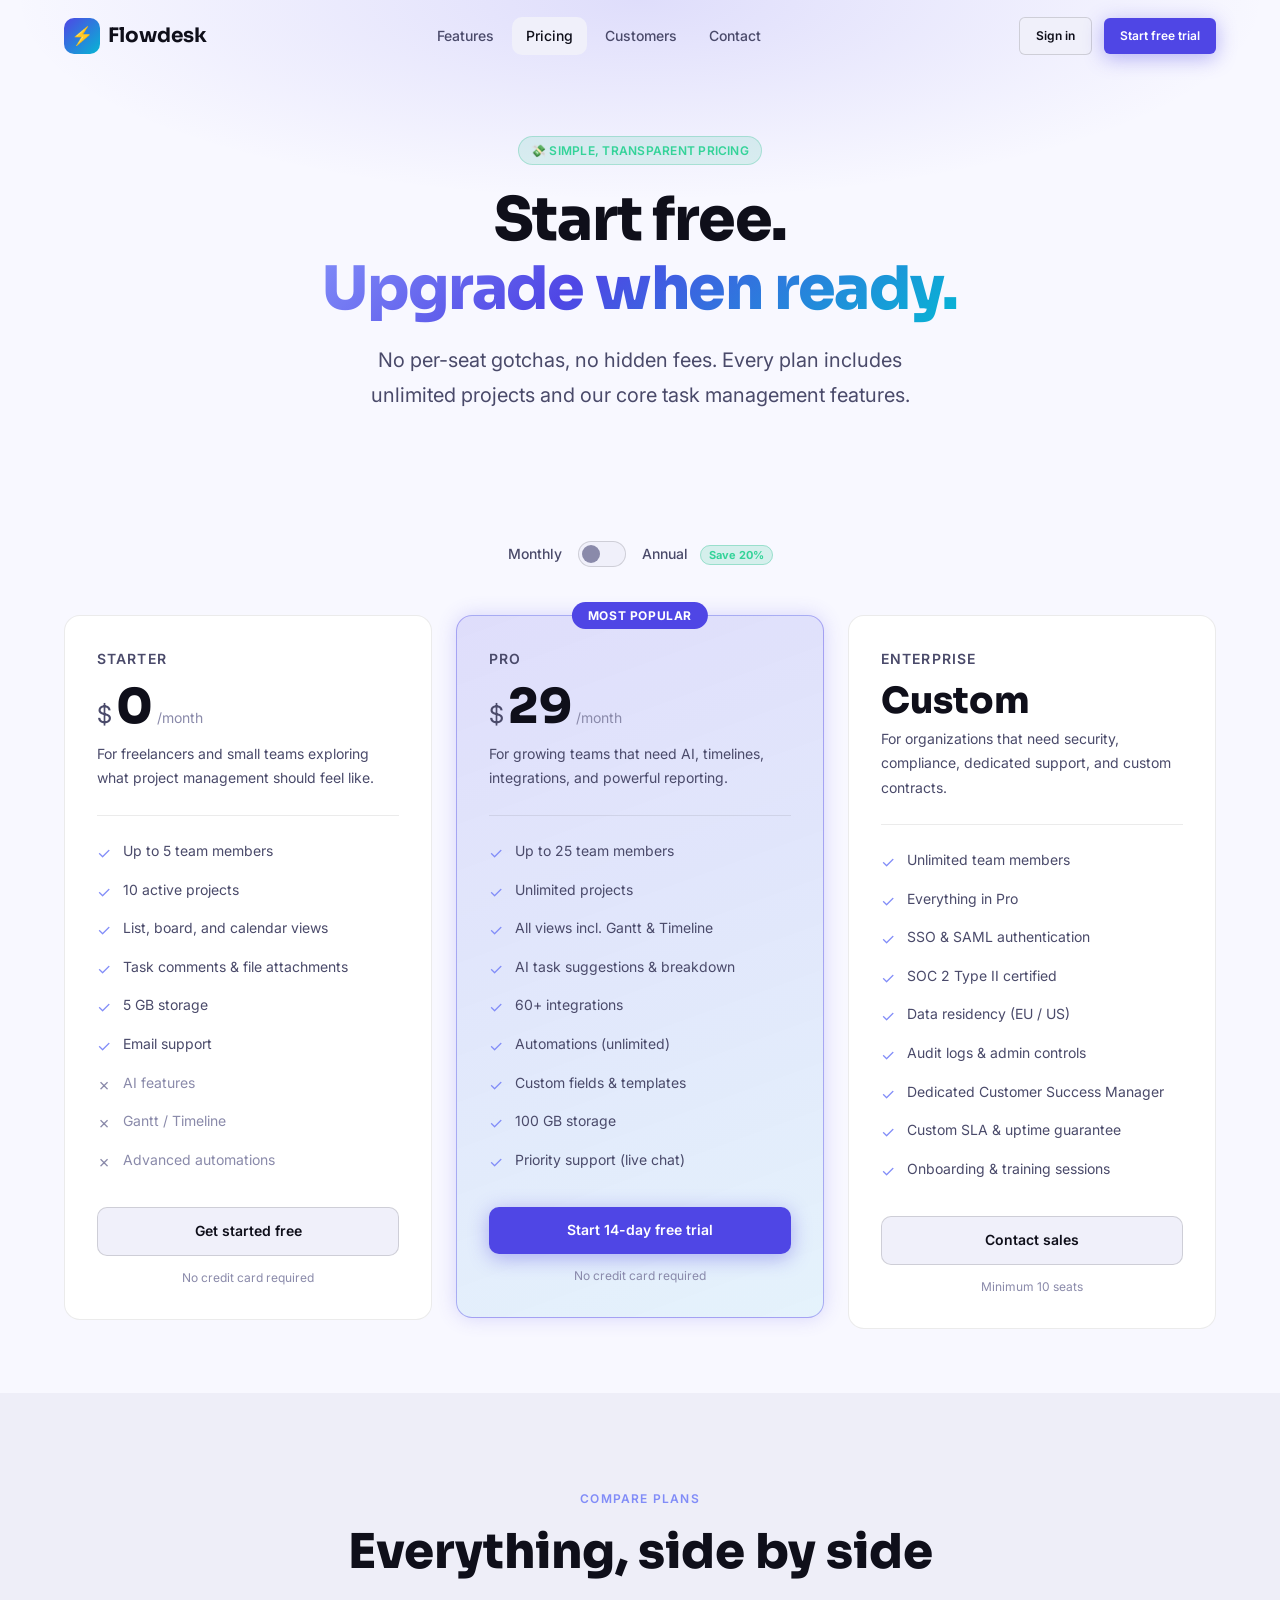
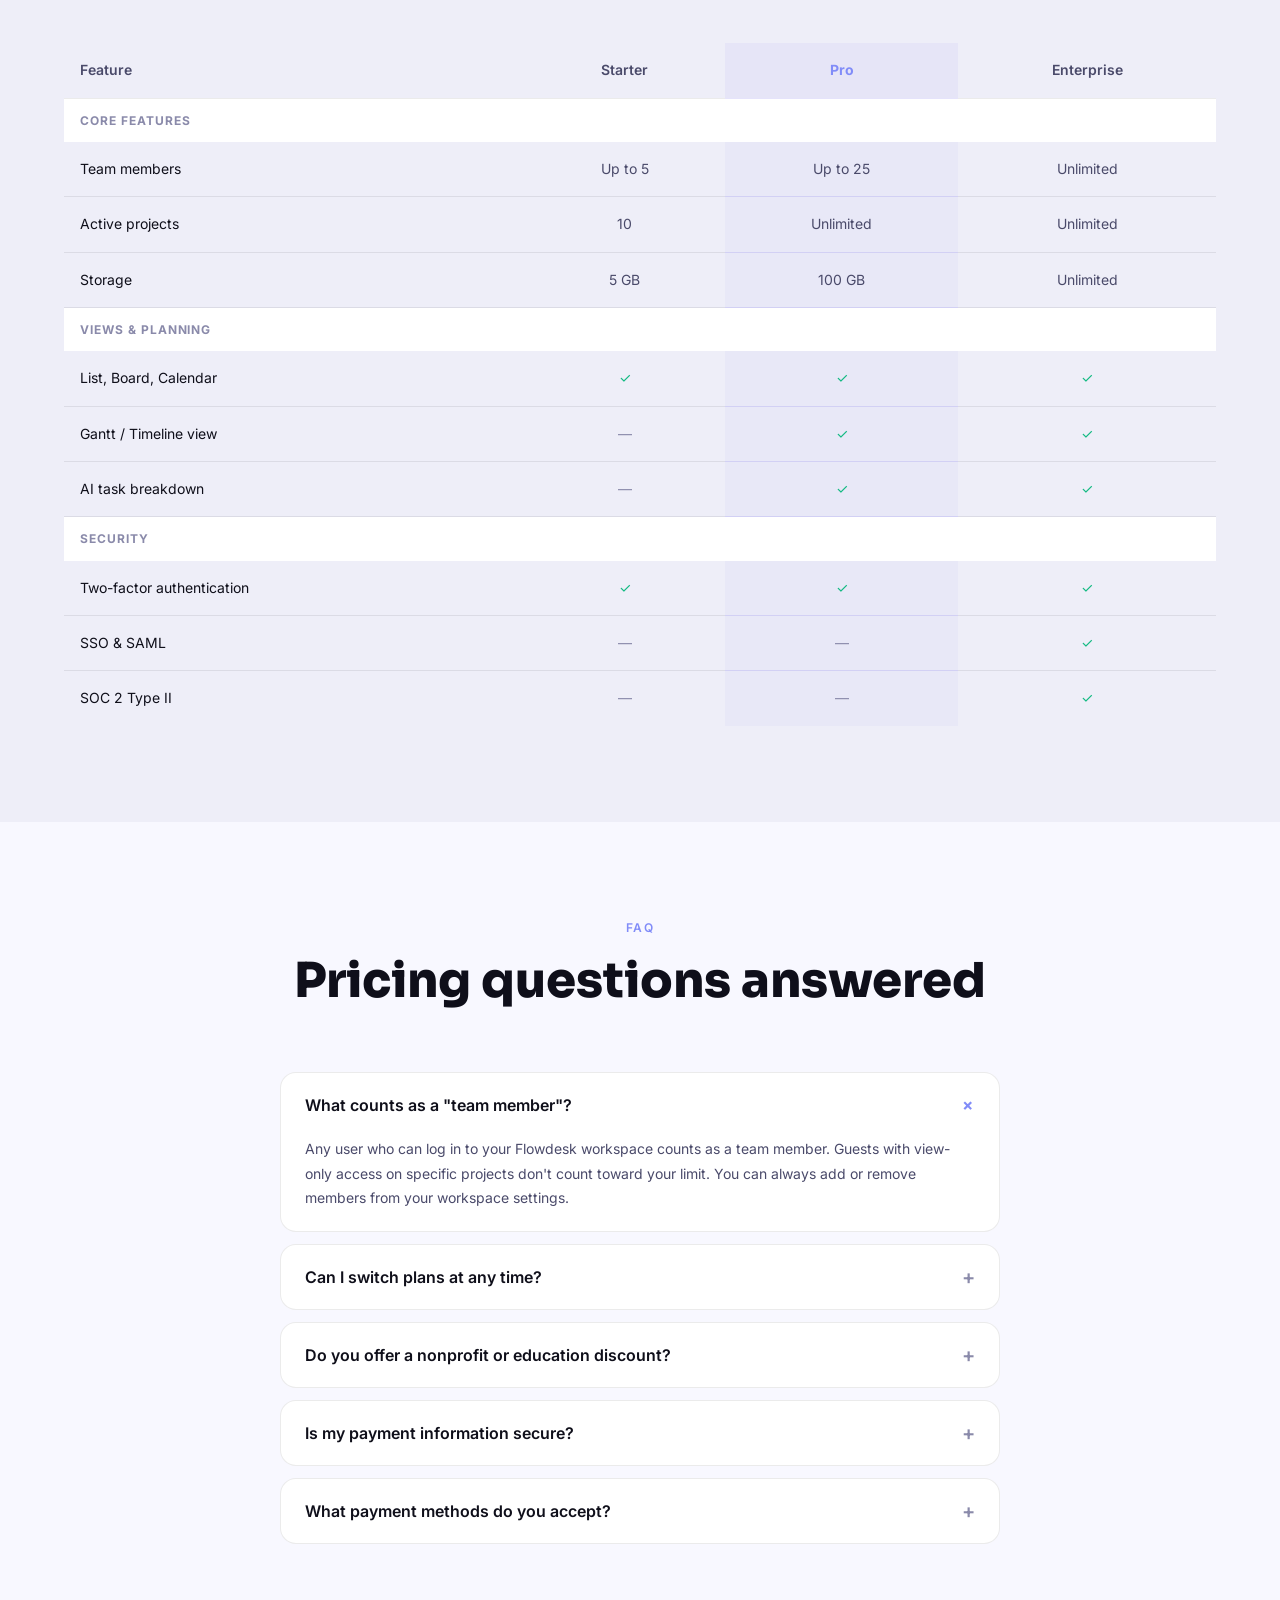
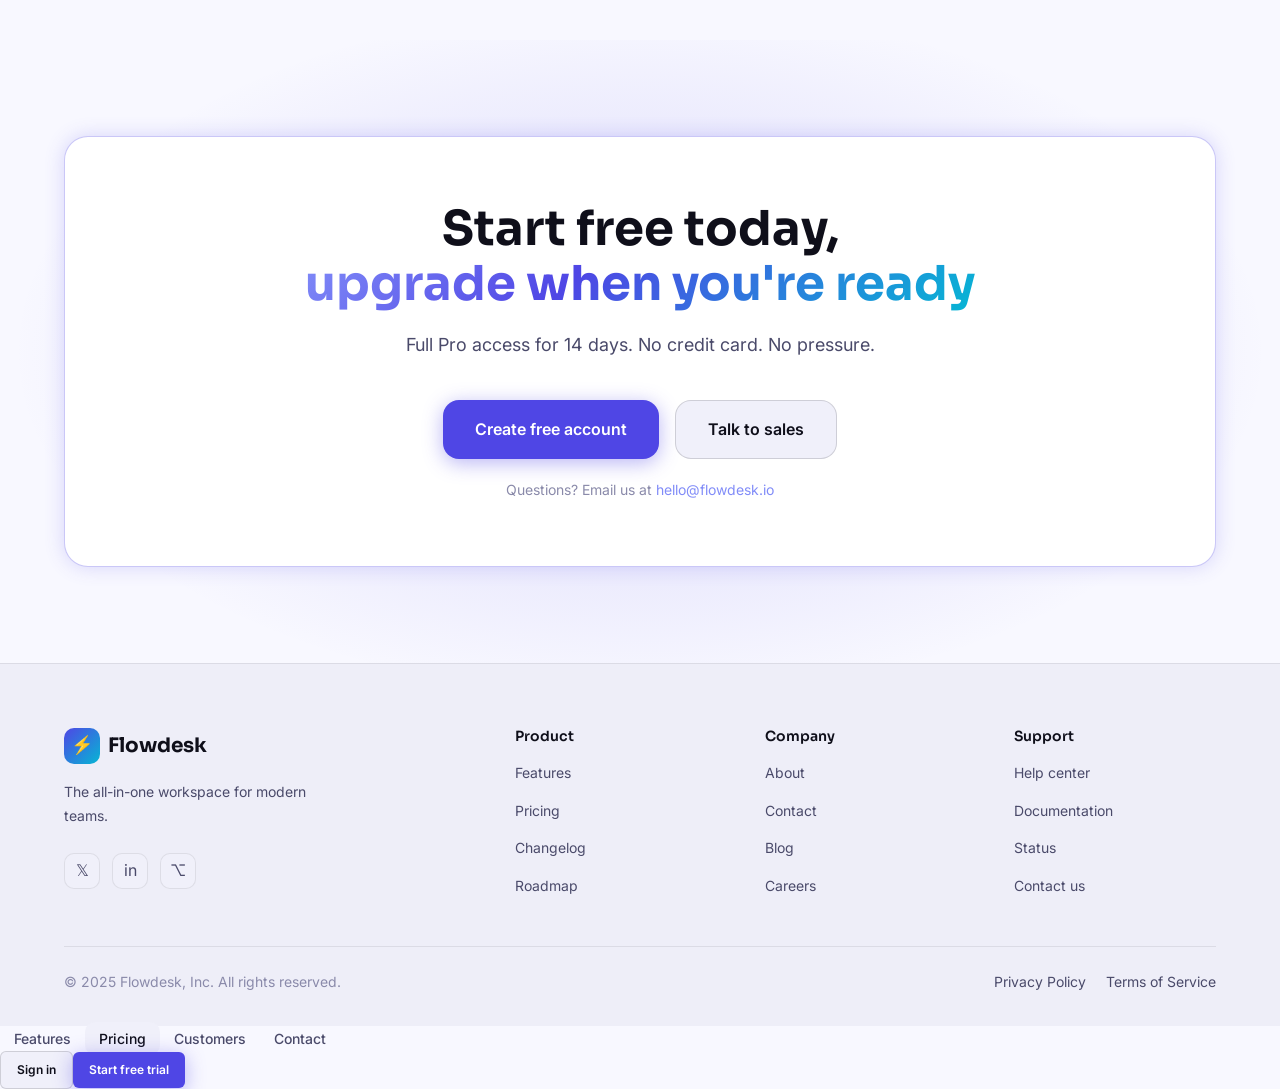
<file: saas template/pricing.html>
<!DOCTYPE html>
<html lang="en">
<head>
  <meta charset="UTF-8" />
  <meta name="viewport" content="width=device-width, initial-scale=1.0" />
  <meta name="description" content="Flowdesk pricing — free starter plan, Pro at $29/mo, and Enterprise for large teams. Start free, no credit card required." />
  <title>Pricing — Flowdesk</title>
  <link rel="icon" href="images/logo.svg" type="image/svg+xml" />
  <link rel="stylesheet" href="css/variables.css" />
  <link rel="stylesheet" href="css/style.css" />
  <link rel="stylesheet" href="css/responsive.css" />
  <script src="js/theme.js" defer></script>
</head>
<body>

  <!-- NAV -->
  <nav class="nav">
    <div class="nav-inner">
      <a href="index.html" class="nav-logo">
        <div class="nav-logo-icon">⚡</div>
        Flowdesk
      </a>
      <div class="nav-links">
        <a href="features.html" class="nav-link">Features</a>
        <a href="pricing.html" class="nav-link active">Pricing</a>
        <a href="index.html#testimonials" class="nav-link">Customers</a>
        <a href="contact.html" class="nav-link">Contact</a>
      </div>
      <div class="nav-actions">
        <a href="login.html" class="btn btn-secondary btn-sm">Sign in</a>
        <a href="signup.html" class="btn btn-primary btn-sm">Start free trial</a>
        <button class="nav-mobile-toggle" aria-label="Open menu" aria-expanded="false">
          <span></span><span></span><span></span>
        </button>
      </div>
    </div>
  </nav>

  <main>
    <!-- PAGE HERO -->
    <section class="page-hero">
      <div class="container">
        <span class="badge badge-success" style="margin-bottom:var(--space-5);">💸 Simple, transparent pricing</span>
        <h1 class="page-hero-title">Start free.<br /><span class="text-gradient">Upgrade when ready.</span></h1>
        <p class="page-hero-subtitle">No per-seat gotchas, no hidden fees. Every plan includes unlimited projects and our core task management features.</p>
      </div>
    </section>

    <!-- BILLING TOGGLE -->
    <section class="section-sm">
      <div class="container">
        <div class="pricing-toggle" data-reveal>
          <span class="toggle-label">Monthly</span>
          <label class="toggle-switch">
            <input type="checkbox" id="billing-toggle" />
            <span class="toggle-slider"></span>
          </label>
          <span class="toggle-label">
            Annual
            <span class="save-badge" style="margin-left:8px;">Save 20%</span>
          </span>
        </div>

        <!-- PRICING GRID -->
        <div class="pricing-grid" data-reveal>
          <!-- Starter -->
          <div class="card pricing-card">
            <div class="plan-name">Starter</div>
            <div class="plan-price">
              <span style="font-size:var(--text-2xl);margin-top:8px;color:var(--color-text-secondary);">$</span>
              <span class="price-amount" data-price-monthly="0" data-price-annual="0">0</span>
              <span class="price-period">/month</span>
            </div>
            <p class="plan-desc">For freelancers and small teams exploring what project management should feel like.</p>
            <ul class="plan-features">
              <li class="plan-feature"><span class="check-icon">✓</span> Up to 5 team members</li>
              <li class="plan-feature"><span class="check-icon">✓</span> 10 active projects</li>
              <li class="plan-feature"><span class="check-icon">✓</span> List, board, and calendar views</li>
              <li class="plan-feature"><span class="check-icon">✓</span> Task comments &amp; file attachments</li>
              <li class="plan-feature"><span class="check-icon">✓</span> 5 GB storage</li>
              <li class="plan-feature"><span class="check-icon">✓</span> Email support</li>
              <li class="plan-feature"><span class="check-icon muted">✗</span><span style="color:var(--color-text-muted);">AI features</span></li>
              <li class="plan-feature"><span class="check-icon muted">✗</span><span style="color:var(--color-text-muted);">Gantt / Timeline</span></li>
              <li class="plan-feature"><span class="check-icon muted">✗</span><span style="color:var(--color-text-muted);">Advanced automations</span></li>
            </ul>
            <a href="signup.html" class="btn btn-secondary btn-full">Get started free</a>
            <p style="text-align:center;font-size:var(--text-xs);color:var(--color-text-muted);margin-top:var(--space-3);">No credit card required</p>
          </div>

          <!-- Pro -->
          <div class="card pricing-card popular">
            <div class="popular-badge">Most Popular</div>
            <div class="plan-name">Pro</div>
            <div class="plan-price">
              <span style="font-size:var(--text-2xl);margin-top:8px;color:var(--color-text-secondary);">$</span>
              <span class="price-amount" data-price-monthly="29" data-price-annual="23">29</span>
              <span class="price-period">/month</span>
            </div>
            <p class="plan-desc">For growing teams that need AI, timelines, integrations, and powerful reporting.</p>
            <ul class="plan-features">
              <li class="plan-feature"><span class="check-icon">✓</span> Up to 25 team members</li>
              <li class="plan-feature"><span class="check-icon">✓</span> Unlimited projects</li>
              <li class="plan-feature"><span class="check-icon">✓</span> All views incl. Gantt &amp; Timeline</li>
              <li class="plan-feature"><span class="check-icon">✓</span> AI task suggestions &amp; breakdown</li>
              <li class="plan-feature"><span class="check-icon">✓</span> 60+ integrations</li>
              <li class="plan-feature"><span class="check-icon">✓</span> Automations (unlimited)</li>
              <li class="plan-feature"><span class="check-icon">✓</span> Custom fields &amp; templates</li>
              <li class="plan-feature"><span class="check-icon">✓</span> 100 GB storage</li>
              <li class="plan-feature"><span class="check-icon">✓</span> Priority support (live chat)</li>
            </ul>
            <a href="signup.html" class="btn btn-primary btn-full">Start 14-day free trial</a>
            <p style="text-align:center;font-size:var(--text-xs);color:var(--color-text-muted);margin-top:var(--space-3);">No credit card required</p>
          </div>

          <!-- Enterprise -->
          <div class="card pricing-card">
            <div class="plan-name">Enterprise</div>
            <div class="plan-price">
              <span class="price-amount" style="font-size:var(--text-4xl);">Custom</span>
            </div>
            <p class="plan-desc">For organizations that need security, compliance, dedicated support, and custom contracts.</p>
            <ul class="plan-features">
              <li class="plan-feature"><span class="check-icon">✓</span> Unlimited team members</li>
              <li class="plan-feature"><span class="check-icon">✓</span> Everything in Pro</li>
              <li class="plan-feature"><span class="check-icon">✓</span> SSO &amp; SAML authentication</li>
              <li class="plan-feature"><span class="check-icon">✓</span> SOC 2 Type II certified</li>
              <li class="plan-feature"><span class="check-icon">✓</span> Data residency (EU / US)</li>
              <li class="plan-feature"><span class="check-icon">✓</span> Audit logs &amp; admin controls</li>
              <li class="plan-feature"><span class="check-icon">✓</span> Dedicated Customer Success Manager</li>
              <li class="plan-feature"><span class="check-icon">✓</span> Custom SLA &amp; uptime guarantee</li>
              <li class="plan-feature"><span class="check-icon">✓</span> Onboarding &amp; training sessions</li>
            </ul>
            <a href="contact.html" class="btn btn-secondary btn-full">Contact sales</a>
            <p style="text-align:center;font-size:var(--text-xs);color:var(--color-text-muted);margin-top:var(--space-3);">Minimum 10 seats</p>
          </div>
        </div>
      </div>
    </section>

    <!-- FEATURE COMPARISON TABLE -->
    <section class="section bg-secondary">
      <div class="container">
        <div class="section-header centered" data-reveal>
          <span class="section-label">Compare plans</span>
          <h2 class="section-title">Everything, side by side</h2>
        </div>

        <div style="overflow-x:auto;" data-reveal>
          <table style="width:100%;border-collapse:collapse;font-size:var(--text-sm);">
            <thead>
              <tr>
                <th style="text-align:left;padding:var(--space-4);color:var(--color-text-secondary);font-weight:600;border-bottom:1px solid var(--color-border);width:40%;">Feature</th>
                <th style="text-align:center;padding:var(--space-4);color:var(--color-text-secondary);font-weight:600;border-bottom:1px solid var(--color-border);">Starter</th>
                <th style="text-align:center;padding:var(--space-4);color:var(--color-primary-light);font-weight:700;border-bottom:1px solid var(--color-primary-glow);background:rgba(79,70,229,0.05);">Pro</th>
                <th style="text-align:center;padding:var(--space-4);color:var(--color-text-secondary);font-weight:600;border-bottom:1px solid var(--color-border);">Enterprise</th>
              </tr>
            </thead>
            <tbody>
              <tr style="background:var(--color-bg-card);">
                <td colspan="4" style="padding:var(--space-3) var(--space-4);font-size:var(--text-xs);font-weight:700;text-transform:uppercase;letter-spacing:0.08em;color:var(--color-text-muted);">Core Features</td>
              </tr>
              <tr>
                <td style="padding:var(--space-4);border-bottom:1px solid var(--color-border);">Team members</td>
                <td style="text-align:center;padding:var(--space-4);border-bottom:1px solid var(--color-border);color:var(--color-text-secondary);">Up to 5</td>
                <td style="text-align:center;padding:var(--space-4);border-bottom:1px solid var(--color-primary-glow);background:rgba(79,70,229,0.04);color:var(--color-text-secondary);">Up to 25</td>
                <td style="text-align:center;padding:var(--space-4);border-bottom:1px solid var(--color-border);color:var(--color-text-secondary);">Unlimited</td>
              </tr>
              <tr>
                <td style="padding:var(--space-4);border-bottom:1px solid var(--color-border);">Active projects</td>
                <td style="text-align:center;padding:var(--space-4);border-bottom:1px solid var(--color-border);color:var(--color-text-secondary);">10</td>
                <td style="text-align:center;padding:var(--space-4);border-bottom:1px solid var(--color-primary-glow);background:rgba(79,70,229,0.04);color:var(--color-text-secondary);">Unlimited</td>
                <td style="text-align:center;padding:var(--space-4);border-bottom:1px solid var(--color-border);color:var(--color-text-secondary);">Unlimited</td>
              </tr>
              <tr>
                <td style="padding:var(--space-4);border-bottom:1px solid var(--color-border);">Storage</td>
                <td style="text-align:center;padding:var(--space-4);border-bottom:1px solid var(--color-border);color:var(--color-text-secondary);">5 GB</td>
                <td style="text-align:center;padding:var(--space-4);border-bottom:1px solid var(--color-primary-glow);background:rgba(79,70,229,0.04);color:var(--color-text-secondary);">100 GB</td>
                <td style="text-align:center;padding:var(--space-4);border-bottom:1px solid var(--color-border);color:var(--color-text-secondary);">Unlimited</td>
              </tr>
              <tr style="background:var(--color-bg-card);">
                <td colspan="4" style="padding:var(--space-3) var(--space-4);font-size:var(--text-xs);font-weight:700;text-transform:uppercase;letter-spacing:0.08em;color:var(--color-text-muted);">Views &amp; Planning</td>
              </tr>
              <tr>
                <td style="padding:var(--space-4);border-bottom:1px solid var(--color-border);">List, Board, Calendar</td>
                <td style="text-align:center;padding:var(--space-4);border-bottom:1px solid var(--color-border);color:var(--color-success);">✓</td>
                <td style="text-align:center;padding:var(--space-4);border-bottom:1px solid var(--color-primary-glow);background:rgba(79,70,229,0.04);color:var(--color-success);">✓</td>
                <td style="text-align:center;padding:var(--space-4);border-bottom:1px solid var(--color-border);color:var(--color-success);">✓</td>
              </tr>
              <tr>
                <td style="padding:var(--space-4);border-bottom:1px solid var(--color-border);">Gantt / Timeline view</td>
                <td style="text-align:center;padding:var(--space-4);border-bottom:1px solid var(--color-border);color:var(--color-text-muted);">—</td>
                <td style="text-align:center;padding:var(--space-4);border-bottom:1px solid var(--color-primary-glow);background:rgba(79,70,229,0.04);color:var(--color-success);">✓</td>
                <td style="text-align:center;padding:var(--space-4);border-bottom:1px solid var(--color-border);color:var(--color-success);">✓</td>
              </tr>
              <tr>
                <td style="padding:var(--space-4);border-bottom:1px solid var(--color-border);">AI task breakdown</td>
                <td style="text-align:center;padding:var(--space-4);border-bottom:1px solid var(--color-border);color:var(--color-text-muted);">—</td>
                <td style="text-align:center;padding:var(--space-4);border-bottom:1px solid var(--color-primary-glow);background:rgba(79,70,229,0.04);color:var(--color-success);">✓</td>
                <td style="text-align:center;padding:var(--space-4);border-bottom:1px solid var(--color-border);color:var(--color-success);">✓</td>
              </tr>
              <tr style="background:var(--color-bg-card);">
                <td colspan="4" style="padding:var(--space-3) var(--space-4);font-size:var(--text-xs);font-weight:700;text-transform:uppercase;letter-spacing:0.08em;color:var(--color-text-muted);">Security</td>
              </tr>
              <tr>
                <td style="padding:var(--space-4);border-bottom:1px solid var(--color-border);">Two-factor authentication</td>
                <td style="text-align:center;padding:var(--space-4);border-bottom:1px solid var(--color-border);color:var(--color-success);">✓</td>
                <td style="text-align:center;padding:var(--space-4);border-bottom:1px solid var(--color-primary-glow);background:rgba(79,70,229,0.04);color:var(--color-success);">✓</td>
                <td style="text-align:center;padding:var(--space-4);border-bottom:1px solid var(--color-border);color:var(--color-success);">✓</td>
              </tr>
              <tr>
                <td style="padding:var(--space-4);border-bottom:1px solid var(--color-border);">SSO &amp; SAML</td>
                <td style="text-align:center;padding:var(--space-4);border-bottom:1px solid var(--color-border);color:var(--color-text-muted);">—</td>
                <td style="text-align:center;padding:var(--space-4);border-bottom:1px solid var(--color-primary-glow);background:rgba(79,70,229,0.04);color:var(--color-text-muted);">—</td>
                <td style="text-align:center;padding:var(--space-4);border-bottom:1px solid var(--color-border);color:var(--color-success);">✓</td>
              </tr>
              <tr>
                <td style="padding:var(--space-4);">SOC 2 Type II</td>
                <td style="text-align:center;padding:var(--space-4);color:var(--color-text-muted);">—</td>
                <td style="text-align:center;padding:var(--space-4);background:rgba(79,70,229,0.04);color:var(--color-text-muted);">—</td>
                <td style="text-align:center;padding:var(--space-4);color:var(--color-success);">✓</td>
              </tr>
            </tbody>
          </table>
        </div>
      </div>
    </section>

    <!-- FAQ -->
    <section class="section">
      <div class="container">
        <div class="section-header centered" data-reveal>
          <span class="section-label">FAQ</span>
          <h2 class="section-title">Pricing questions answered</h2>
        </div>
        <div class="faq-list" data-reveal>
          <div class="faq-item open">
            <button class="faq-question">What counts as a "team member"? <span class="faq-icon">+</span></button>
            <div class="faq-answer">Any user who can log in to your Flowdesk workspace counts as a team member. Guests with view-only access on specific projects don't count toward your limit. You can always add or remove members from your workspace settings.</div>
          </div>
          <div class="faq-item">
            <button class="faq-question">Can I switch plans at any time? <span class="faq-icon">+</span></button>
            <div class="faq-answer">Yes. Upgrade or downgrade at any time. When you upgrade, you're charged a prorated amount immediately. When you downgrade, a credit is applied to your next bill. No data is lost when changing plans.</div>
          </div>
          <div class="faq-item">
            <button class="faq-question">Do you offer a nonprofit or education discount? <span class="faq-icon">+</span></button>
            <div class="faq-answer">Yes — verified nonprofits and accredited educational institutions receive 50% off all paid plans. Contact our team with documentation and we'll apply the discount within 24 hours.</div>
          </div>
          <div class="faq-item">
            <button class="faq-question">Is my payment information secure? <span class="faq-icon">+</span></button>
            <div class="faq-answer">All payments are processed by Stripe, which is PCI DSS Level 1 certified. We never store your full card details on our servers. Payments are encrypted using industry-standard TLS.</div>
          </div>
          <div class="faq-item">
            <button class="faq-question">What payment methods do you accept? <span class="faq-icon">+</span></button>
            <div class="faq-answer">We accept all major credit and debit cards (Visa, Mastercard, Amex), PayPal, and bank transfers for annual Enterprise contracts. Invoicing is available for Enterprise plans.</div>
          </div>
        </div>
      </div>
    </section>

    <!-- CTA -->
    <section class="section cta-section">
      <div class="cta-bg"></div>
      <div class="container">
        <div class="cta-box" data-reveal>
          <h2 class="cta-title">Start free today,<br /><span class="text-gradient">upgrade when you're ready</span></h2>
          <p class="cta-subtitle">Full Pro access for 14 days. No credit card. No pressure.</p>
          <div class="cta-actions">
            <a href="signup.html" class="btn btn-primary btn-lg">Create free account</a>
            <a href="contact.html" class="btn btn-secondary btn-lg">Talk to sales</a>
          </div>
          <p class="cta-note">Questions? Email us at <a href="mailto:hello@flowdesk.io" style="color:var(--color-primary-light);">hello@flowdesk.io</a></p>
        </div>
      </div>
    </section>
  </main>

  <!-- FOOTER -->
  <footer class="footer">
    <div class="container">
      <div class="footer-grid">
        <div class="footer-brand">
          <a href="index.html" class="nav-logo">
            <div class="nav-logo-icon">⚡</div>
            Flowdesk
          </a>
          <p>The all-in-one workspace for modern teams.</p>
          <div class="footer-social">
            <a href="#" class="social-link">𝕏</a>
            <a href="#" class="social-link">in</a>
            <a href="#" class="social-link">⌥</a>
          </div>
        </div>
        <div class="footer-col">
          <h4 class="footer-col-title">Product</h4>
          <ul class="footer-links">
            <li><a href="features.html" class="footer-link">Features</a></li>
            <li><a href="pricing.html" class="footer-link">Pricing</a></li>
            <li><a href="#" class="footer-link">Changelog</a></li>
            <li><a href="#" class="footer-link">Roadmap</a></li>
          </ul>
        </div>
        <div class="footer-col">
          <h4 class="footer-col-title">Company</h4>
          <ul class="footer-links">
            <li><a href="#" class="footer-link">About</a></li>
            <li><a href="contact.html" class="footer-link">Contact</a></li>
            <li><a href="#" class="footer-link">Blog</a></li>
            <li><a href="#" class="footer-link">Careers</a></li>
          </ul>
        </div>
        <div class="footer-col">
          <h4 class="footer-col-title">Support</h4>
          <ul class="footer-links">
            <li><a href="#" class="footer-link">Help center</a></li>
            <li><a href="#" class="footer-link">Documentation</a></li>
            <li><a href="#" class="footer-link">Status</a></li>
            <li><a href="contact.html" class="footer-link">Contact us</a></li>
          </ul>
        </div>
      </div>
      <div class="footer-bottom">
        <span>© 2025 Flowdesk, Inc. All rights reserved.</span>
        <div class="footer-legal">
          <a href="#" class="footer-link">Privacy Policy</a>
          <a href="#" class="footer-link">Terms of Service</a>
        </div>
      </div>
    </div>
  </footer>

  <script src="js/main.js"></script>
</body>
</html>
</file>
<file: saas template/css/variables.css>
/* ============================================
   FLOWDESK — CSS VARIABLES
   Customize your brand here
   ============================================ */

:root {
  /* Brand Colors */
  --color-primary: #4F46E5;
  --color-primary-dark: #3730A3;
  --color-primary-light: #818CF8;
  --color-primary-glow: rgba(79, 70, 229, 0.15);

  --color-accent: #06B6D4;
  --color-accent-dark: #0891B2;

  --color-success: #10B981;
  --color-warning: #F59E0B;
  --color-danger: #EF4444;

  /* Neutrals */
  --color-bg: #0F0F1A;
  --color-bg-secondary: #16162A;
  --color-bg-card: #1C1C35;
  --color-bg-elevated: #23233F;
  --color-border: rgba(255, 255, 255, 0.08);
  --color-border-strong: rgba(255, 255, 255, 0.15);

  --color-text-primary: #F1F1F5;
  --color-text-secondary: #9898B8;
  --color-text-muted: #5A5A7A;
  --color-text-inverse: #0F0F1A;

  /* Typography */
  --font-display: 'Sora', sans-serif;
  --font-body: 'Inter', sans-serif;
  --font-mono: 'JetBrains Mono', monospace;

  --text-xs: 0.75rem;
  --text-sm: 0.875rem;
  --text-base: 1rem;
  --text-lg: 1.125rem;
  --text-xl: 1.25rem;
  --text-2xl: 1.5rem;
  --text-3xl: 1.875rem;
  --text-4xl: 2.25rem;
  --text-5xl: 3rem;
  --text-6xl: 3.75rem;
  --text-7xl: 4.5rem;

  --weight-regular: 400;
  --weight-medium: 500;
  --weight-semibold: 600;
  --weight-bold: 700;
  --weight-extrabold: 800;

  --leading-tight: 1.15;
  --leading-snug: 1.35;
  --leading-normal: 1.6;
  --leading-relaxed: 1.75;

  /* Spacing */
  --space-1: 0.25rem;
  --space-2: 0.5rem;
  --space-3: 0.75rem;
  --space-4: 1rem;
  --space-5: 1.25rem;
  --space-6: 1.5rem;
  --space-8: 2rem;
  --space-10: 2.5rem;
  --space-12: 3rem;
  --space-16: 4rem;
  --space-20: 5rem;
  --space-24: 6rem;
  --space-32: 8rem;

  /* Radius */
  --radius-sm: 6px;
  --radius-md: 10px;
  --radius-lg: 16px;
  --radius-xl: 24px;
  --radius-full: 9999px;

  /* Shadows */
  --shadow-sm: 0 1px 3px rgba(0,0,0,0.3), 0 1px 2px rgba(0,0,0,0.2);
  --shadow-md: 0 4px 16px rgba(0,0,0,0.35);
  --shadow-lg: 0 10px 40px rgba(0,0,0,0.4);
  --shadow-glow: 0 0 40px rgba(79, 70, 229, 0.3);
  --shadow-glow-sm: 0 0 20px rgba(79, 70, 229, 0.2);

  /* Transitions */
  --transition-fast: 150ms ease;
  --transition-base: 250ms ease;
  --transition-slow: 400ms ease;

  /* Layout */
  --container-max: 1200px;
  --container-wide: 1400px;
  --nav-height: 72px;
}
</file>
<file: saas template/css/style.css>
/* ============================================
   FLOWDESK — MAIN STYLESHEET
   ============================================ */

@import url('https://fonts.googleapis.com/css2?family=Sora:wght@400;600;700;800&family=Inter:wght@400;500;600;700&family=JetBrains+Mono:wght@400;500&display=swap');
@import url('variables.css');

/* ---- Reset & Base ---- */
*, *::before, *::after { box-sizing: border-box; margin: 0; padding: 0; }

html { scroll-behavior: smooth; font-size: 16px; }

body {
  font-family: var(--font-body);
  font-size: var(--text-base);
  line-height: var(--leading-normal);
  color: var(--color-text-primary);
  background-color: var(--color-bg);
  -webkit-font-smoothing: antialiased;
  overflow-x: hidden;
}

img, video { max-width: 100%; display: block; }
a { color: inherit; text-decoration: none; }
ul, ol { list-style: none; }
button { font-family: inherit; cursor: pointer; border: none; background: none; }

/* ---- Typography ---- */
h1, h2, h3, h4, h5, h6 {
  font-family: var(--font-display);
  font-weight: var(--weight-bold);
  line-height: var(--leading-tight);
  color: var(--color-text-primary);
}

.text-gradient {
  background: linear-gradient(135deg, #818CF8 0%, #4F46E5 40%, #06B6D4 100%);
  -webkit-background-clip: text;
  -webkit-text-fill-color: transparent;
  background-clip: text;
}

.text-muted { color: var(--color-text-secondary); }
.text-sm { font-size: var(--text-sm); }

/* ---- Container ---- */
.container {
  max-width: var(--container-max);
  margin: 0 auto;
  padding: 0 var(--space-6);
}
.container-wide {
  max-width: var(--container-wide);
  margin: 0 auto;
  padding: 0 var(--space-6);
}

/* ---- Buttons ---- */
.btn {
  display: inline-flex;
  align-items: center;
  gap: var(--space-2);
  padding: 0.75rem 1.5rem;
  border-radius: var(--radius-md);
  font-size: var(--text-sm);
  font-weight: var(--weight-semibold);
  font-family: var(--font-body);
  transition: all var(--transition-base);
  white-space: nowrap;
  position: relative;
  overflow: hidden;
}

.btn-primary {
  background: var(--color-primary);
  color: #fff;
  box-shadow: 0 4px 20px rgba(79, 70, 229, 0.4);
}
.btn-primary:hover {
  background: var(--color-primary-dark);
  box-shadow: 0 6px 28px rgba(79, 70, 229, 0.55);
  transform: translateY(-1px);
}

.btn-secondary {
  background: var(--color-bg-elevated);
  color: var(--color-text-primary);
  border: 1px solid var(--color-border-strong);
}
.btn-secondary:hover {
  background: var(--color-bg-card);
  border-color: var(--color-primary-light);
  color: var(--color-primary-light);
  transform: translateY(-1px);
}

.btn-outline {
  background: transparent;
  color: var(--color-primary-light);
  border: 1px solid var(--color-primary);
}
.btn-outline:hover {
  background: var(--color-primary-glow);
  border-color: var(--color-primary-light);
}

.btn-ghost {
  background: transparent;
  color: var(--color-text-secondary);
  padding: 0.75rem 1rem;
}
.btn-ghost:hover { color: var(--color-text-primary); }

.btn-lg { padding: 1rem 2rem; font-size: var(--text-base); border-radius: var(--radius-lg); }
.btn-sm { padding: 0.5rem 1rem; font-size: var(--text-xs); border-radius: var(--radius-sm); }
.btn-full { width: 100%; justify-content: center; }

/* ---- Navigation ---- */
.nav {
  position: fixed;
  top: 0;
  left: 0;
  right: 0;
  z-index: 100;
  height: var(--nav-height);
  display: flex;
  align-items: center;
  transition: all var(--transition-base);
}

.nav.scrolled {
  background: rgba(15, 15, 26, 0.92);
  backdrop-filter: blur(20px);
  border-bottom: 1px solid var(--color-border);
}

.nav-inner {
  display: flex;
  align-items: center;
  justify-content: space-between;
  width: 100%;
  max-width: var(--container-max);
  margin: 0 auto;
  padding: 0 var(--space-6);
}

.nav-logo {
  display: flex;
  align-items: center;
  gap: var(--space-2);
  font-family: var(--font-display);
  font-size: var(--text-xl);
  font-weight: var(--weight-bold);
  color: var(--color-text-primary);
}

.nav-logo-icon {
  width: 36px;
  height: 36px;
  background: linear-gradient(135deg, var(--color-primary), var(--color-accent));
  border-radius: var(--radius-md);
  display: flex;
  align-items: center;
  justify-content: center;
  font-size: 18px;
}

.nav-links {
  display: flex;
  align-items: center;
  gap: var(--space-1);
}

.nav-link {
  padding: 0.5rem 0.875rem;
  border-radius: var(--radius-md);
  font-size: var(--text-sm);
  font-weight: var(--weight-medium);
  color: var(--color-text-secondary);
  transition: all var(--transition-fast);
}
.nav-link:hover, .nav-link.active {
  color: var(--color-text-primary);
  background: var(--color-bg-elevated);
}

.nav-actions {
  display: flex;
  align-items: center;
  gap: var(--space-3);
}

.nav-mobile-toggle {
  display: none;
  flex-direction: column;
  gap: 5px;
  cursor: pointer;
  padding: var(--space-2);
}
.nav-mobile-toggle span {
  display: block;
  width: 22px;
  height: 2px;
  background: var(--color-text-primary);
  border-radius: 2px;
  transition: all var(--transition-base);
}

/* ---- Badge / Chip ---- */
.badge {
  display: inline-flex;
  align-items: center;
  gap: var(--space-1);
  padding: 0.25rem 0.75rem;
  border-radius: var(--radius-full);
  font-size: var(--text-xs);
  font-weight: var(--weight-semibold);
  letter-spacing: 0.02em;
  text-transform: uppercase;
}
.badge-primary {
  background: var(--color-primary-glow);
  color: var(--color-primary-light);
  border: 1px solid rgba(79, 70, 229, 0.3);
}
.badge-success {
  background: rgba(16, 185, 129, 0.12);
  color: #34D399;
  border: 1px solid rgba(16, 185, 129, 0.25);
}
.badge-accent {
  background: rgba(6, 182, 212, 0.12);
  color: #22D3EE;
  border: 1px solid rgba(6, 182, 212, 0.25);
}

/* ---- Cards ---- */
.card {
  background: var(--color-bg-card);
  border: 1px solid var(--color-border);
  border-radius: var(--radius-lg);
  padding: var(--space-6);
  transition: all var(--transition-base);
}
.card:hover {
  border-color: var(--color-border-strong);
  box-shadow: var(--shadow-md);
  transform: translateY(-2px);
}
.card-elevated {
  background: var(--color-bg-elevated);
  border-color: var(--color-border-strong);
}

/* ---- Section Styles ---- */
.section {
  padding: var(--space-24) 0;
}
.section-sm {
  padding: var(--space-16) 0;
}

.section-label {
  font-family: var(--font-body);
  font-size: var(--text-xs);
  font-weight: var(--weight-semibold);
  letter-spacing: 0.1em;
  text-transform: uppercase;
  color: var(--color-primary-light);
  margin-bottom: var(--space-4);
  display: block;
}

.section-title {
  font-size: clamp(var(--text-3xl), 4vw, var(--text-5xl));
  font-weight: var(--weight-extrabold);
  line-height: var(--leading-tight);
  margin-bottom: var(--space-5);
}

.section-subtitle {
  font-size: var(--text-lg);
  color: var(--color-text-secondary);
  line-height: var(--leading-relaxed);
  max-width: 580px;
}

.section-header {
  margin-bottom: var(--space-16);
}
.section-header.centered {
  text-align: center;
}
.section-header.centered .section-subtitle {
  margin: 0 auto;
}

/* ---- Hero ---- */
.hero {
  min-height: 100vh;
  display: flex;
  align-items: center;
  position: relative;
  overflow: hidden;
  padding: var(--nav-height) 0 var(--space-20);
}

.hero-bg {
  position: absolute;
  inset: 0;
  background: radial-gradient(ellipse 80% 60% at 50% -10%, rgba(79, 70, 229, 0.25) 0%, transparent 70%),
              radial-gradient(ellipse 50% 40% at 80% 60%, rgba(6, 182, 212, 0.1) 0%, transparent 60%);
  pointer-events: none;
}

.hero-grid-bg {
  position: absolute;
  inset: 0;
  background-image: linear-gradient(rgba(255,255,255,0.03) 1px, transparent 1px),
                    linear-gradient(90deg, rgba(255,255,255,0.03) 1px, transparent 1px);
  background-size: 40px 40px;
  pointer-events: none;
}

.hero-content {
  position: relative;
  z-index: 2;
  max-width: 680px;
}

.hero-eyebrow {
  display: flex;
  align-items: center;
  gap: var(--space-3);
  margin-bottom: var(--space-6);
}

.hero-title {
  font-size: clamp(2.5rem, 6vw, var(--text-7xl));
  font-weight: var(--weight-extrabold);
  line-height: 1.05;
  margin-bottom: var(--space-6);
  letter-spacing: -0.02em;
}

.hero-subtitle {
  font-size: var(--text-xl);
  color: var(--color-text-secondary);
  line-height: var(--leading-relaxed);
  margin-bottom: var(--space-10);
  max-width: 520px;
}

.hero-actions {
  display: flex;
  align-items: center;
  gap: var(--space-4);
  flex-wrap: wrap;
}

.hero-trust {
  margin-top: var(--space-12);
  display: flex;
  align-items: center;
  gap: var(--space-4);
}

.hero-trust-text {
  font-size: var(--text-sm);
  color: var(--color-text-muted);
}

.hero-avatars {
  display: flex;
}

.hero-avatar {
  width: 32px;
  height: 32px;
  border-radius: 50%;
  border: 2px solid var(--color-bg);
  margin-left: -8px;
  background: linear-gradient(135deg, var(--color-primary), var(--color-accent));
  display: flex;
  align-items: center;
  justify-content: center;
  font-size: 11px;
  font-weight: 700;
  color: #fff;
}
.hero-avatars .hero-avatar:first-child { margin-left: 0; }

.hero-visual {
  position: absolute;
  right: -60px;
  top: 50%;
  transform: translateY(-50%);
  width: 620px;
  z-index: 1;
}

/* ---- Dashboard Mockup ---- */
.dashboard-mockup {
  background: var(--color-bg-card);
  border: 1px solid var(--color-border-strong);
  border-radius: var(--radius-xl);
  overflow: hidden;
  box-shadow: var(--shadow-lg), var(--shadow-glow);
}

.mockup-topbar {
  background: var(--color-bg-secondary);
  padding: 14px 20px;
  display: flex;
  align-items: center;
  gap: var(--space-3);
  border-bottom: 1px solid var(--color-border);
}

.mockup-dots {
  display: flex;
  gap: 6px;
}

.mockup-dot {
  width: 10px;
  height: 10px;
  border-radius: 50%;
}
.mockup-dot:nth-child(1) { background: #FF5F57; }
.mockup-dot:nth-child(2) { background: #FEBC2E; }
.mockup-dot:nth-child(3) { background: #28C840; }

.mockup-url {
  flex: 1;
  background: var(--color-bg-elevated);
  border-radius: var(--radius-sm);
  padding: 5px 12px;
  font-size: 11px;
  color: var(--color-text-muted);
  font-family: var(--font-mono);
}

.mockup-body {
  display: grid;
  grid-template-columns: 200px 1fr;
  height: 380px;
}

.mockup-sidebar {
  background: var(--color-bg-secondary);
  padding: var(--space-4);
  border-right: 1px solid var(--color-border);
  display: flex;
  flex-direction: column;
  gap: var(--space-1);
}

.mockup-nav-item {
  display: flex;
  align-items: center;
  gap: var(--space-2);
  padding: 7px 10px;
  border-radius: var(--radius-sm);
  font-size: 12px;
  color: var(--color-text-secondary);
  transition: all var(--transition-fast);
  cursor: default;
}
.mockup-nav-item.active {
  background: var(--color-primary-glow);
  color: var(--color-primary-light);
}
.mockup-nav-item .icon { font-size: 14px; }

.mockup-main {
  padding: var(--space-5);
  overflow: hidden;
}

.mockup-stats {
  display: grid;
  grid-template-columns: repeat(3, 1fr);
  gap: var(--space-3);
  margin-bottom: var(--space-4);
}

.mockup-stat {
  background: var(--color-bg-elevated);
  border-radius: var(--radius-md);
  padding: var(--space-3);
  border: 1px solid var(--color-border);
}

.mockup-stat-val {
  font-family: var(--font-display);
  font-size: 22px;
  font-weight: var(--weight-bold);
  color: var(--color-text-primary);
  line-height: 1;
  margin-bottom: 2px;
}

.mockup-stat-label {
  font-size: 10px;
  color: var(--color-text-muted);
}

.mockup-stat-change {
  font-size: 10px;
  color: var(--color-success);
  font-weight: var(--weight-semibold);
}

.mockup-chart-area {
  background: var(--color-bg-elevated);
  border-radius: var(--radius-md);
  padding: var(--space-3);
  border: 1px solid var(--color-border);
  height: 120px;
  display: flex;
  align-items: flex-end;
  gap: 6px;
  padding-bottom: var(--space-4);
}

.chart-bar {
  flex: 1;
  border-radius: 3px 3px 0 0;
  background: var(--color-primary);
  opacity: 0.7;
  transition: opacity var(--transition-fast);
  animation: barGrow 0.8s ease forwards;
  transform-origin: bottom;
}
.chart-bar:nth-child(2n) { opacity: 0.5; }
.chart-bar:nth-child(3n) { background: var(--color-accent); opacity: 0.6; }

@keyframes barGrow {
  from { transform: scaleY(0); }
  to { transform: scaleY(1); }
}

.mockup-tasks {
  margin-top: var(--space-3);
}

.mockup-task {
  display: flex;
  align-items: center;
  gap: var(--space-2);
  padding: 6px 0;
  border-bottom: 1px solid var(--color-border);
  font-size: 11px;
  color: var(--color-text-secondary);
}
.mockup-task:last-child { border-bottom: none; }

.task-check {
  width: 14px;
  height: 14px;
  border-radius: 3px;
  border: 1.5px solid var(--color-border-strong);
  flex-shrink: 0;
}
.task-check.done {
  background: var(--color-primary);
  border-color: var(--color-primary);
}

.task-tag {
  margin-left: auto;
  padding: 2px 6px;
  border-radius: var(--radius-full);
  font-size: 9px;
  font-weight: 600;
}
.tag-high { background: rgba(239,68,68,0.15); color: #F87171; }
.tag-mid  { background: rgba(245,158,11,0.15); color: #FCD34D; }
.tag-low  { background: rgba(16,185,129,0.15); color: #6EE7B7; }

/* Floating cards on hero */
.hero-float-card {
  position: absolute;
  background: var(--color-bg-elevated);
  border: 1px solid var(--color-border-strong);
  border-radius: var(--radius-lg);
  padding: var(--space-3) var(--space-4);
  box-shadow: var(--shadow-md);
  display: flex;
  align-items: center;
  gap: var(--space-2);
  font-size: var(--text-sm);
  white-space: nowrap;
  animation: floatAnim 4s ease-in-out infinite;
}

.hero-float-card.card-a {
  top: 18%;
  right: -30px;
  animation-delay: 0s;
}

.hero-float-card.card-b {
  bottom: 22%;
  left: -40px;
  animation-delay: 2s;
}

@keyframes floatAnim {
  0%, 100% { transform: translateY(0); }
  50% { transform: translateY(-8px); }
}

/* ---- Logos Strip ---- */
.logos-section {
  padding: var(--space-12) 0;
  border-top: 1px solid var(--color-border);
  border-bottom: 1px solid var(--color-border);
}

.logos-label {
  text-align: center;
  font-size: var(--text-sm);
  color: var(--color-text-muted);
  margin-bottom: var(--space-8);
  text-transform: uppercase;
  letter-spacing: 0.08em;
}

.logos-track {
  display: flex;
  align-items: center;
  justify-content: center;
  gap: var(--space-12);
  flex-wrap: wrap;
}

.logo-item {
  font-family: var(--font-display);
  font-weight: var(--weight-bold);
  font-size: var(--text-lg);
  color: var(--color-text-muted);
  letter-spacing: -0.02em;
  opacity: 0.5;
  transition: opacity var(--transition-base);
}
.logo-item:hover { opacity: 0.8; }

/* ---- Features Section ---- */
.features-grid {
  display: grid;
  grid-template-columns: repeat(3, 1fr);
  gap: var(--space-6);
}

.feature-card {
  padding: var(--space-8);
}

.feature-icon {
  width: 52px;
  height: 52px;
  border-radius: var(--radius-md);
  display: flex;
  align-items: center;
  justify-content: center;
  font-size: 24px;
  margin-bottom: var(--space-5);
  position: relative;
}

.feature-icon-primary {
  background: var(--color-primary-glow);
  border: 1px solid rgba(79, 70, 229, 0.3);
}
.feature-icon-accent {
  background: rgba(6, 182, 212, 0.12);
  border: 1px solid rgba(6, 182, 212, 0.25);
}
.feature-icon-success {
  background: rgba(16, 185, 129, 0.12);
  border: 1px solid rgba(16, 185, 129, 0.25);
}

.feature-title {
  font-size: var(--text-xl);
  font-weight: var(--weight-bold);
  margin-bottom: var(--space-3);
}

.feature-desc {
  color: var(--color-text-secondary);
  line-height: var(--leading-relaxed);
  font-size: var(--text-sm);
}

.feature-link {
  display: inline-flex;
  align-items: center;
  gap: var(--space-1);
  margin-top: var(--space-4);
  font-size: var(--text-sm);
  font-weight: var(--weight-semibold);
  color: var(--color-primary-light);
  transition: gap var(--transition-fast);
}
.feature-link:hover { gap: var(--space-2); }

/* ---- How It Works ---- */
.how-it-works {
  background: var(--color-bg-secondary);
}

.steps-container {
  display: grid;
  grid-template-columns: 1fr 1fr;
  gap: var(--space-16);
  align-items: center;
}

.steps-list {
  display: flex;
  flex-direction: column;
  gap: var(--space-6);
}

.step-item {
  display: flex;
  gap: var(--space-5);
  padding: var(--space-5);
  border-radius: var(--radius-lg);
  cursor: pointer;
  transition: all var(--transition-base);
  border: 1px solid transparent;
}

.step-item:hover, .step-item.active {
  background: var(--color-bg-card);
  border-color: var(--color-primary-glow);
}

.step-number {
  width: 40px;
  height: 40px;
  border-radius: var(--radius-md);
  background: var(--color-primary-glow);
  border: 1px solid rgba(79, 70, 229, 0.3);
  display: flex;
  align-items: center;
  justify-content: center;
  font-family: var(--font-display);
  font-weight: var(--weight-bold);
  font-size: var(--text-sm);
  color: var(--color-primary-light);
  flex-shrink: 0;
}

.step-content h3 {
  font-size: var(--text-lg);
  margin-bottom: var(--space-2);
}

.step-content p {
  font-size: var(--text-sm);
  color: var(--color-text-secondary);
  line-height: var(--leading-relaxed);
}

.steps-visual {
  position: relative;
}

.steps-screen {
  background: var(--color-bg-card);
  border: 1px solid var(--color-border-strong);
  border-radius: var(--radius-xl);
  overflow: hidden;
  aspect-ratio: 4/3;
  padding: var(--space-5);
  box-shadow: var(--shadow-lg);
}

/* ---- Testimonials ---- */
.testimonials-grid {
  display: grid;
  grid-template-columns: repeat(3, 1fr);
  gap: var(--space-6);
}

.testimonial-card {
  padding: var(--space-8);
  display: flex;
  flex-direction: column;
  gap: var(--space-5);
}

.stars {
  display: flex;
  gap: 2px;
  color: #F59E0B;
  font-size: 14px;
}

.testimonial-quote {
  font-size: var(--text-base);
  line-height: var(--leading-relaxed);
  color: var(--color-text-secondary);
  flex: 1;
}

.testimonial-author {
  display: flex;
  align-items: center;
  gap: var(--space-3);
}

.author-avatar {
  width: 42px;
  height: 42px;
  border-radius: 50%;
  display: flex;
  align-items: center;
  justify-content: center;
  font-weight: var(--weight-bold);
  font-size: var(--text-sm);
  color: #fff;
  flex-shrink: 0;
}

.author-name {
  font-weight: var(--weight-semibold);
  font-size: var(--text-sm);
}

.author-title {
  font-size: var(--text-xs);
  color: var(--color-text-muted);
}

/* ---- Pricing ---- */
.pricing-grid {
  display: grid;
  grid-template-columns: repeat(3, 1fr);
  gap: var(--space-6);
  align-items: start;
}

.pricing-card {
  padding: var(--space-8);
  position: relative;
}

.pricing-card.popular {
  background: linear-gradient(160deg, rgba(79, 70, 229, 0.15), rgba(6, 182, 212, 0.08));
  border-color: rgba(79, 70, 229, 0.4);
  box-shadow: var(--shadow-glow-sm);
}

.popular-badge {
  position: absolute;
  top: -14px;
  left: 50%;
  transform: translateX(-50%);
  background: var(--color-primary);
  color: #fff;
  font-size: var(--text-xs);
  font-weight: var(--weight-bold);
  padding: 0.25rem 1rem;
  border-radius: var(--radius-full);
  letter-spacing: 0.05em;
  text-transform: uppercase;
  white-space: nowrap;
}

.plan-name {
  font-size: var(--text-sm);
  font-weight: var(--weight-semibold);
  text-transform: uppercase;
  letter-spacing: 0.08em;
  color: var(--color-text-secondary);
  margin-bottom: var(--space-3);
}

.plan-price {
  display: flex;
  align-items: baseline;
  gap: var(--space-1);
  margin-bottom: var(--space-2);
}

.price-amount {
  font-family: var(--font-display);
  font-size: var(--text-5xl);
  font-weight: var(--weight-extrabold);
  line-height: 1;
}

.price-period {
  font-size: var(--text-sm);
  color: var(--color-text-muted);
}

.plan-desc {
  font-size: var(--text-sm);
  color: var(--color-text-secondary);
  margin-bottom: var(--space-6);
  padding-bottom: var(--space-6);
  border-bottom: 1px solid var(--color-border);
  line-height: var(--leading-relaxed);
}

.plan-features {
  display: flex;
  flex-direction: column;
  gap: var(--space-3);
  margin-bottom: var(--space-8);
}

.plan-feature {
  display: flex;
  align-items: flex-start;
  gap: var(--space-3);
  font-size: var(--text-sm);
  color: var(--color-text-secondary);
}

.check-icon {
  color: var(--color-primary-light);
  font-size: 16px;
  flex-shrink: 0;
  margin-top: 1px;
}

.check-icon.muted { color: var(--color-text-muted); }

/* ---- FAQ ---- */
.faq-list {
  max-width: 720px;
  margin: 0 auto;
  display: flex;
  flex-direction: column;
  gap: var(--space-3);
}

.faq-item {
  background: var(--color-bg-card);
  border: 1px solid var(--color-border);
  border-radius: var(--radius-lg);
  overflow: hidden;
}

.faq-question {
  width: 100%;
  display: flex;
  align-items: center;
  justify-content: space-between;
  padding: var(--space-5) var(--space-6);
  text-align: left;
  font-family: var(--font-body);
  font-size: var(--text-base);
  font-weight: var(--weight-semibold);
  color: var(--color-text-primary);
  cursor: pointer;
  transition: color var(--transition-fast);
}
.faq-question:hover { color: var(--color-primary-light); }

.faq-icon {
  font-size: 20px;
  color: var(--color-text-muted);
  transition: transform var(--transition-base);
  flex-shrink: 0;
}
.faq-item.open .faq-icon { transform: rotate(45deg); color: var(--color-primary-light); }

.faq-answer {
  display: none;
  padding: 0 var(--space-6) var(--space-5);
  font-size: var(--text-sm);
  color: var(--color-text-secondary);
  line-height: var(--leading-relaxed);
}
.faq-item.open .faq-answer { display: block; }

/* ---- CTA Section ---- */
.cta-section {
  position: relative;
  overflow: hidden;
}

.cta-bg {
  position: absolute;
  inset: 0;
  background: radial-gradient(ellipse 70% 80% at 50% 50%, rgba(79, 70, 229, 0.2), transparent 70%);
}

.cta-box {
  position: relative;
  background: var(--color-bg-card);
  border: 1px solid rgba(79, 70, 229, 0.3);
  border-radius: var(--radius-xl);
  padding: var(--space-16) var(--space-12);
  text-align: center;
  box-shadow: var(--shadow-glow-sm);
}

.cta-title {
  font-size: clamp(var(--text-3xl), 4vw, var(--text-5xl));
  margin-bottom: var(--space-5);
}

.cta-subtitle {
  font-size: var(--text-lg);
  color: var(--color-text-secondary);
  margin-bottom: var(--space-10);
  max-width: 480px;
  margin-left: auto;
  margin-right: auto;
}

.cta-actions {
  display: flex;
  justify-content: center;
  gap: var(--space-4);
  flex-wrap: wrap;
}

.cta-note {
  margin-top: var(--space-5);
  font-size: var(--text-sm);
  color: var(--color-text-muted);
}

/* ---- Footer ---- */
.footer {
  background: var(--color-bg-secondary);
  border-top: 1px solid var(--color-border);
  padding: var(--space-16) 0 var(--space-8);
}

.footer-grid {
  display: grid;
  grid-template-columns: 2fr 1fr 1fr 1fr;
  gap: var(--space-12);
  margin-bottom: var(--space-12);
}

.footer-brand p {
  font-size: var(--text-sm);
  color: var(--color-text-secondary);
  line-height: var(--leading-relaxed);
  margin-top: var(--space-4);
  margin-bottom: var(--space-6);
  max-width: 280px;
}

.footer-social {
  display: flex;
  gap: var(--space-3);
}

.social-link {
  width: 36px;
  height: 36px;
  border-radius: var(--radius-md);
  background: var(--color-bg-elevated);
  border: 1px solid var(--color-border);
  display: flex;
  align-items: center;
  justify-content: center;
  font-size: 16px;
  color: var(--color-text-secondary);
  transition: all var(--transition-fast);
}
.social-link:hover {
  background: var(--color-primary-glow);
  border-color: var(--color-primary);
  color: var(--color-primary-light);
}

.footer-col-title {
  font-size: var(--text-sm);
  font-weight: var(--weight-semibold);
  color: var(--color-text-primary);
  margin-bottom: var(--space-4);
}

.footer-links {
  display: flex;
  flex-direction: column;
  gap: var(--space-3);
}

.footer-link {
  font-size: var(--text-sm);
  color: var(--color-text-secondary);
  transition: color var(--transition-fast);
}
.footer-link:hover { color: var(--color-text-primary); }

.footer-bottom {
  display: flex;
  align-items: center;
  justify-content: space-between;
  padding-top: var(--space-6);
  border-top: 1px solid var(--color-border);
  font-size: var(--text-sm);
  color: var(--color-text-muted);
}

.footer-legal {
  display: flex;
  gap: var(--space-5);
}

/* ---- Form Styles ---- */
.form-group {
  margin-bottom: var(--space-5);
}

.form-label {
  display: block;
  font-size: var(--text-sm);
  font-weight: var(--weight-medium);
  color: var(--color-text-secondary);
  margin-bottom: var(--space-2);
}

.form-input, .form-select, .form-textarea {
  width: 100%;
  padding: 0.75rem 1rem;
  background: var(--color-bg-elevated);
  border: 1px solid var(--color-border-strong);
  border-radius: var(--radius-md);
  color: var(--color-text-primary);
  font-size: var(--text-sm);
  font-family: var(--font-body);
  transition: border-color var(--transition-fast), box-shadow var(--transition-fast);
  outline: none;
}

.form-input::placeholder { color: var(--color-text-muted); }

.form-input:focus, .form-select:focus, .form-textarea:focus {
  border-color: var(--color-primary);
  box-shadow: 0 0 0 3px rgba(79, 70, 229, 0.15);
}

.form-select {
  appearance: none;
  background-image: url("data:image/svg+xml,%3Csvg width='12' height='8' viewBox='0 0 12 8' fill='none' xmlns='http://www.w3.org/2000/svg'%3E%3Cpath d='M1 1L6 7L11 1' stroke='%239898B8' stroke-width='1.5' stroke-linecap='round' stroke-linejoin='round'/%3E%3C/svg%3E");
  background-repeat: no-repeat;
  background-position: right 1rem center;
  padding-right: 2.5rem;
}

.form-select option { background: var(--color-bg-secondary); }

.form-textarea { min-height: 120px; resize: vertical; }

.form-row {
  display: grid;
  grid-template-columns: 1fr 1fr;
  gap: var(--space-5);
}

.form-divider {
  display: flex;
  align-items: center;
  gap: var(--space-4);
  margin: var(--space-6) 0;
  color: var(--color-text-muted);
  font-size: var(--text-sm);
}
.form-divider::before, .form-divider::after {
  content: '';
  flex: 1;
  height: 1px;
  background: var(--color-border);
}

.form-footer-text {
  text-align: center;
  font-size: var(--text-sm);
  color: var(--color-text-secondary);
  margin-top: var(--space-5);
}

.form-footer-text a {
  color: var(--color-primary-light);
  font-weight: var(--weight-semibold);
}
.form-footer-text a:hover { text-decoration: underline; }

/* Auth pages */
.auth-page {
  min-height: 100vh;
  display: grid;
  grid-template-columns: 1fr 1fr;
}

.auth-visual {
  background: linear-gradient(160deg, var(--color-bg-secondary), var(--color-bg));
  display: flex;
  flex-direction: column;
  justify-content: center;
  padding: var(--space-16) var(--space-12);
  position: relative;
  overflow: hidden;
}

.auth-visual::before {
  content: '';
  position: absolute;
  top: -200px;
  left: -200px;
  width: 500px;
  height: 500px;
  background: radial-gradient(circle, rgba(79, 70, 229, 0.2), transparent 70%);
}

.auth-visual-content {
  position: relative;
  z-index: 1;
}

.auth-testimonial {
  margin-top: var(--space-12);
  background: var(--color-bg-card);
  border: 1px solid var(--color-border);
  border-radius: var(--radius-lg);
  padding: var(--space-6);
}

.auth-form-side {
  display: flex;
  flex-direction: column;
  justify-content: center;
  padding: var(--space-16) var(--space-12);
  background: var(--color-bg);
}

.auth-form-container {
  max-width: 420px;
  width: 100%;
  margin: 0 auto;
}

.auth-form-container .nav-logo {
  margin-bottom: var(--space-10);
}

.auth-title {
  font-size: var(--text-3xl);
  font-weight: var(--weight-extrabold);
  margin-bottom: var(--space-2);
}

.auth-subtitle {
  font-size: var(--text-sm);
  color: var(--color-text-secondary);
  margin-bottom: var(--space-8);
}

.btn-google {
  width: 100%;
  display: flex;
  align-items: center;
  justify-content: center;
  gap: var(--space-3);
  padding: 0.75rem 1.5rem;
  background: var(--color-bg-elevated);
  border: 1px solid var(--color-border-strong);
  border-radius: var(--radius-md);
  color: var(--color-text-primary);
  font-size: var(--text-sm);
  font-weight: var(--weight-medium);
  font-family: var(--font-body);
  cursor: pointer;
  transition: all var(--transition-fast);
}
.btn-google:hover {
  background: var(--color-bg-card);
  border-color: var(--color-primary);
}

.checkbox-group {
  display: flex;
  align-items: flex-start;
  gap: var(--space-3);
  margin-bottom: var(--space-6);
}

.checkbox-group input[type="checkbox"] {
  width: 16px;
  height: 16px;
  accent-color: var(--color-primary);
  margin-top: 2px;
  flex-shrink: 0;
  cursor: pointer;
}

.checkbox-group label {
  font-size: var(--text-sm);
  color: var(--color-text-secondary);
  cursor: pointer;
  line-height: var(--leading-relaxed);
}

.checkbox-group label a {
  color: var(--color-primary-light);
}

/* Page header for inner pages */
.page-hero {
  padding: calc(var(--nav-height) + var(--space-16)) 0 var(--space-16);
  background: radial-gradient(ellipse 70% 60% at 50% 0%, rgba(79, 70, 229, 0.15) 0%, transparent 70%);
  text-align: center;
}

.page-hero-title {
  font-size: clamp(var(--text-4xl), 5vw, var(--text-6xl));
  font-weight: var(--weight-extrabold);
  letter-spacing: -0.02em;
  margin-bottom: var(--space-5);
}

.page-hero-subtitle {
  font-size: var(--text-xl);
  color: var(--color-text-secondary);
  max-width: 560px;
  margin: 0 auto;
  line-height: var(--leading-relaxed);
}

/* Contact Page */
.contact-grid {
  display: grid;
  grid-template-columns: 1fr 1.6fr;
  gap: var(--space-12);
  align-items: start;
}

.contact-info h2 {
  font-size: var(--text-2xl);
  margin-bottom: var(--space-4);
}

.contact-info p {
  font-size: var(--text-sm);
  color: var(--color-text-secondary);
  margin-bottom: var(--space-8);
  line-height: var(--leading-relaxed);
}

.contact-methods {
  display: flex;
  flex-direction: column;
  gap: var(--space-4);
}

.contact-method {
  display: flex;
  align-items: flex-start;
  gap: var(--space-4);
  padding: var(--space-4);
  background: var(--color-bg-card);
  border: 1px solid var(--color-border);
  border-radius: var(--radius-lg);
}

.contact-method-icon {
  width: 40px;
  height: 40px;
  border-radius: var(--radius-md);
  background: var(--color-primary-glow);
  border: 1px solid rgba(79, 70, 229, 0.3);
  display: flex;
  align-items: center;
  justify-content: center;
  font-size: 18px;
  flex-shrink: 0;
}

.contact-method-title {
  font-weight: var(--weight-semibold);
  font-size: var(--text-sm);
  margin-bottom: 2px;
}

.contact-method-detail {
  font-size: var(--text-sm);
  color: var(--color-text-secondary);
}

/* Features page extra */
.features-showcase {
  display: grid;
  grid-template-columns: 1fr 1fr;
  gap: var(--space-16);
  align-items: center;
  padding: var(--space-20) 0;
  border-bottom: 1px solid var(--color-border);
}

.features-showcase:last-child { border-bottom: none; }

.showcase-visual {
  background: var(--color-bg-card);
  border: 1px solid var(--color-border-strong);
  border-radius: var(--radius-xl);
  padding: var(--space-8);
  min-height: 320px;
  display: flex;
  align-items: center;
  justify-content: center;
  box-shadow: var(--shadow-md);
  position: relative;
  overflow: hidden;
}

.showcase-visual::before {
  content: '';
  position: absolute;
  inset: 0;
  background: radial-gradient(ellipse 60% 60% at 50% 50%, var(--color-primary-glow), transparent 70%);
}

.showcase-content {
  padding: var(--space-4);
}

.showcase-content .section-label { margin-bottom: var(--space-3); }

.showcase-content h2 {
  font-size: clamp(var(--text-2xl), 3vw, var(--text-4xl));
  margin-bottom: var(--space-4);
}

.showcase-content p {
  color: var(--color-text-secondary);
  line-height: var(--leading-relaxed);
  margin-bottom: var(--space-6);
}

.feature-bullets {
  display: flex;
  flex-direction: column;
  gap: var(--space-3);
}

.feature-bullet {
  display: flex;
  align-items: flex-start;
  gap: var(--space-3);
  font-size: var(--text-sm);
  color: var(--color-text-secondary);
}

/* Pricing page toggle */
.pricing-toggle {
  display: flex;
  align-items: center;
  justify-content: center;
  gap: var(--space-4);
  margin-bottom: var(--space-12);
}

.toggle-label {
  font-size: var(--text-sm);
  color: var(--color-text-secondary);
  font-weight: var(--weight-medium);
}

.toggle-switch {
  position: relative;
  width: 48px;
  height: 26px;
  cursor: pointer;
}

.toggle-switch input { opacity: 0; width: 0; height: 0; }

.toggle-slider {
  position: absolute;
  cursor: pointer;
  inset: 0;
  background: var(--color-bg-elevated);
  border: 1px solid var(--color-border-strong);
  border-radius: var(--radius-full);
  transition: all var(--transition-base);
}

.toggle-slider::before {
  content: '';
  position: absolute;
  height: 18px;
  width: 18px;
  left: 3px;
  bottom: 3px;
  background: var(--color-text-muted);
  border-radius: 50%;
  transition: all var(--transition-base);
}

input:checked + .toggle-slider {
  background: var(--color-primary);
  border-color: var(--color-primary);
}

input:checked + .toggle-slider::before {
  transform: translateX(22px);
  background: #fff;
}

.save-badge {
  background: rgba(16, 185, 129, 0.15);
  color: #34D399;
  border: 1px solid rgba(16, 185, 129, 0.3);
  padding: 2px 8px;
  border-radius: var(--radius-full);
  font-size: 11px;
  font-weight: 700;
}

/* Stats section */
.stats-grid {
  display: grid;
  grid-template-columns: repeat(4, 1fr);
  gap: var(--space-8);
}

.stat-item {
  text-align: center;
}

.stat-value {
  font-family: var(--font-display);
  font-size: var(--text-5xl);
  font-weight: var(--weight-extrabold);
  line-height: 1;
  margin-bottom: var(--space-2);
  background: linear-gradient(135deg, #818CF8, #4F46E5);
  -webkit-background-clip: text;
  -webkit-text-fill-color: transparent;
  background-clip: text;
}

.stat-label {
  font-size: var(--text-sm);
  color: var(--color-text-secondary);
}

/* Integration logos */
.integrations-grid {
  display: grid;
  grid-template-columns: repeat(6, 1fr);
  gap: var(--space-4);
}

.integration-item {
  background: var(--color-bg-card);
  border: 1px solid var(--color-border);
  border-radius: var(--radius-lg);
  padding: var(--space-4);
  display: flex;
  flex-direction: column;
  align-items: center;
  gap: var(--space-2);
  font-size: var(--text-xs);
  color: var(--color-text-muted);
  text-align: center;
  transition: all var(--transition-base);
  cursor: default;
}

.integration-item:hover {
  border-color: var(--color-border-strong);
  color: var(--color-text-secondary);
  transform: translateY(-2px);
}

.integration-icon { font-size: 28px; }

/* Scroll progress */
.scroll-progress {
  position: fixed;
  top: 0;
  left: 0;
  height: 3px;
  background: linear-gradient(90deg, var(--color-primary), var(--color-accent));
  z-index: 200;
  transition: width 0.1s linear;
}

/* Toast notification */
.toast {
  position: fixed;
  bottom: var(--space-8);
  right: var(--space-8);
  background: var(--color-bg-elevated);
  border: 1px solid var(--color-border-strong);
  border-radius: var(--radius-lg);
  padding: var(--space-4) var(--space-5);
  box-shadow: var(--shadow-lg);
  display: flex;
  align-items: center;
  gap: var(--space-3);
  font-size: var(--text-sm);
  z-index: 1000;
  transform: translateY(100px);
  opacity: 0;
  transition: all var(--transition-slow);
}

.toast.show {
  transform: translateY(0);
  opacity: 1;
}

.toast-icon { font-size: 18px; }

/* Utility */
.visually-hidden {
  position: absolute;
  width: 1px;
  height: 1px;
  padding: 0;
  margin: -1px;
  overflow: hidden;
  clip: rect(0,0,0,0);
  white-space: nowrap;
  border: 0;
}

/* BG variations */
.bg-secondary { background: var(--color-bg-secondary); }
.bg-card { background: var(--color-bg-card); }

/* Divider */
.divider {
  height: 1px;
  background: var(--color-border);
  margin: 0;
}
</file>
<file: saas template/css/responsive.css>
/* ============================================
   FLOWDESK — RESPONSIVE STYLES
   ============================================ */

/* ---- Tablet (≤1024px) ---- */
@media (max-width: 1024px) {
  .hero-visual {
    width: 480px;
    right: -80px;
  }

  .features-grid {
    grid-template-columns: repeat(2, 1fr);
  }

  .testimonials-grid {
    grid-template-columns: repeat(2, 1fr);
  }

  .pricing-grid {
    grid-template-columns: repeat(2, 1fr);
  }

  .footer-grid {
    grid-template-columns: 1fr 1fr 1fr;
  }

  .footer-brand {
    grid-column: 1 / -1;
  }

  .stats-grid {
    grid-template-columns: repeat(2, 1fr);
    gap: var(--space-8);
  }

  .integrations-grid {
    grid-template-columns: repeat(4, 1fr);
  }

  .contact-grid {
    grid-template-columns: 1fr;
  }

  .auth-visual {
    display: none;
  }

  .auth-page {
    grid-template-columns: 1fr;
  }

  .auth-form-side {
    min-height: 100vh;
    padding: var(--space-12) var(--space-8);
  }

  .steps-container {
    grid-template-columns: 1fr;
    gap: var(--space-10);
  }

  .steps-visual { order: -1; }

  .features-showcase {
    grid-template-columns: 1fr;
    gap: var(--space-8);
  }

  .features-showcase:nth-child(even) .showcase-visual { order: -1; }
}

/* ---- Tablet Medium (≤900px) — Hero column stack ---- */
@media (max-width: 900px) {

  /* Stack hero columns vertically */
  .hero .container {
    flex-direction: column !important;
    align-items: stretch !important;
    gap: var(--space-8) !important;
    min-height: auto !important;
    padding-top: calc(var(--nav-height) + var(--space-8)) !important;
    padding-bottom: var(--space-12) !important;
  }

  /* Allow hero text to go full-width */
  .hero-content {
    max-width: 100% !important;
    text-align: center;
  }

  /* Show the dashboard visual below the text */
  .hero-visual {
    display: block !important;
    width: 100% !important;
    position: relative !important;
    right: auto !important;
  }

  /* Slightly shorter image panel on tablet */
  .hero-img-wrap {
    height: 360px !important;
  }

  /* Reposition floating cards so they stay inside the panel */
  .hero-float-card.card-a {
    top: auto !important;
    bottom: 12px !important;
    left: 12px !important;
    right: auto !important;
  }

  .hero-float-card.card-b {
    top: 12px !important;
    right: 12px !important;
    bottom: auto !important;
    left: auto !important;
  }

  /* Center trust row and actions */
  .hero-trust   { justify-content: center; }
  .hero-actions { justify-content: center; flex-wrap: wrap; }
  .hero-eyebrow { justify-content: center; display: flex; }
}

/* ---- Mobile Large (≤768px) ---- */
@media (max-width: 768px) {

  /* Nav */
  .nav-links { display: none; }

  .nav-mobile-toggle { display: flex; }

  .nav-actions .btn-secondary { display: none; }

  /* Mobile nav drawer */
  .mobile-nav {
    position: fixed;
    top: var(--nav-height);
    left: 0;
    right: 0;
    background: rgba(15, 15, 26, 0.98);
    backdrop-filter: blur(20px);
    border-bottom: 1px solid var(--color-border);
    padding: var(--space-4);
    z-index: 90;
    transform: translateY(-110%);
    transition: transform var(--transition-base);
    display: flex;
    flex-direction: column;
    gap: var(--space-1);
  }

  .mobile-nav.open { transform: translateY(0); }

  .mobile-nav .nav-link {
    display: block;
    padding: var(--space-3) var(--space-4);
    font-size: var(--text-base);
    border-radius: var(--radius-md);
  }

  .mobile-nav-actions {
    display: flex;
    flex-direction: column;
    gap: var(--space-3);
    margin-top: var(--space-4);
    padding-top: var(--space-4);
    border-top: 1px solid var(--color-border);
  }

  /* Hero */
  .hero {
    padding-top: calc(var(--nav-height) + var(--space-10));
    padding-bottom: var(--space-16);
    text-align: center;
  }

  /* Keep visual visible — overrides the old display:none */
  .hero-visual {
    display: block !important;
    width: 100% !important;
    position: relative !important;
    right: auto !important;
  }

  .hero-img-wrap {
    height: 300px !important;
  }

  /* Hide floating cards at this size to avoid overflow */
  .hero-float-card {
    display: none !important;
  }

  .hero-eyebrow { justify-content: center; }

  .hero-subtitle { margin: 0 auto var(--space-8); }

  .hero-actions { justify-content: center; }

  .hero-trust { justify-content: center; }

  /* Scale title with viewport */
  .hero-title {
    font-size: clamp(1.75rem, 7vw, 2.75rem) !important;
    line-height: 1.2 !important;
  }

  .hero-subtitle {
    font-size: clamp(0.9rem, 3.5vw, 1.05rem) !important;
  }

  /* Sections */
  .section { padding: var(--space-16) 0; }

  .section-header.centered .section-subtitle { max-width: 100%; }

  /* Features */
  .features-grid {
    grid-template-columns: 1fr;
  }

  /* Testimonials */
  .testimonials-grid {
    grid-template-columns: 1fr;
  }

  /* Pricing */
  .pricing-grid {
    grid-template-columns: 1fr;
    max-width: 420px;
    margin: 0 auto;
  }

  /* Logos */
  .logos-track {
    gap: var(--space-8);
  }

  /* CTA */
  .cta-box {
    padding: var(--space-12) var(--space-6);
  }

  /* Footer */
  .footer-grid {
    grid-template-columns: 1fr 1fr;
    gap: var(--space-8);
  }

  .footer-brand { grid-column: 1 / -1; }

  .footer-bottom {
    flex-direction: column;
    gap: var(--space-4);
    text-align: center;
  }

  .footer-legal {
    justify-content: center;
  }

  /* Form */
  .form-row {
    grid-template-columns: 1fr;
  }

  /* Toast */
  .toast {
    left: var(--space-4);
    right: var(--space-4);
    bottom: var(--space-4);
  }

  /* Integrations */
  .integrations-grid {
    grid-template-columns: repeat(3, 1fr);
  }
}

/* ---- Mobile Small (≤480px) ---- */
@media (max-width: 480px) {
  .container,
  .container-wide {
    padding: 0 var(--space-4);
  }

  .btn-lg {
    padding: 0.875rem 1.5rem;
    font-size: var(--text-base);
  }

  .hero-actions {
    flex-direction: column;
    width: 100%;
  }

  .hero-actions .btn {
    width: 100%;
    justify-content: center;
  }

  /* Reduce dashboard panel height on small phones */
  .hero-img-wrap {
    height: 240px !important;
  }

  /* Scale down mockup internals */
  .mockup-sidebar {
    width: 80px !important;
    font-size: 10px !important;
  }

  .mockup-nav-item .icon {
    font-size: 11px !important;
  }

  .mockup-stat-val {
    font-size: 14px !important;
  }

  .mockup-stat-label {
    font-size: 9px !important;
  }

  .mockup-stat-change {
    font-size: 9px !important;
  }

  .cta-actions {
    flex-direction: column;
    align-items: center;
  }

  .stats-grid {
    grid-template-columns: 1fr 1fr;
  }

  .footer-grid {
    grid-template-columns: 1fr;
  }

  .integrations-grid {
    grid-template-columns: repeat(2, 1fr);
  }

  .auth-form-side {
    padding: var(--space-8) var(--space-4);
  }

  .auth-form-container .nav-logo {
    margin-bottom: var(--space-8);
  }

  .page-hero {
    padding: calc(var(--nav-height) + var(--space-10)) 0 var(--space-10);
  }

  .mockup-body {
    grid-template-columns: 1fr;
    height: auto;
  }

  .mockup-sidebar { display: none; }

  .pricing-card.popular {
    order: -1;
  }
}

/* ---- Very Small Phones (≤380px) ---- */
@media (max-width: 380px) {

  .hero-img-wrap {
    height: 190px !important;
  }

  /* Hide sidebar to give chart/stats more room */
  .mockup-sidebar {
    display: none !important;
  }

  .mockup-stats {
    gap: 6px !important;
  }
}

/* ---- Nav Mobile Fix ---- */
@media (max-width: 768px) {

  /* Override nav-height variable so all calc() references update too */
  :root {
    --nav-height: 60px;
  }

  /* Use the new height */
  .nav {
    height: var(--nav-height);
    min-height: var(--nav-height);
    display: flex;
    align-items: center;
  }

  /* Tighter horizontal padding so items don't crowd */
  .nav-inner {
    padding: 0 var(--space-4);
    gap: var(--space-2);
  }

  /* Logo: slightly smaller so it fits comfortably */
  .nav-logo {
    font-size: var(--text-base);
    flex-shrink: 0;
    gap: var(--space-2);
  }

  .nav-logo-icon {
    width: 28px;
    height: 28px;
    font-size: 14px;
    flex-shrink: 0;
  }

  /* Actions row: no shrinking, tighter gap */
  .nav-actions {
    flex-shrink: 0;
    gap: var(--space-2);
  }

  /* "Start free trial" button — compact on mobile */
  .nav-actions .btn-sm {
    padding: 0.35rem 0.7rem;
    font-size: 11px;
    white-space: nowrap;
  }

  /* Hamburger — always fully visible */
  .nav-mobile-toggle {
    display: flex;
    flex-shrink: 0;
    padding: 4px;
  }
}

/* ---- Reduced Motion ---- */
@media (prefers-reduced-motion: reduce) {
  *, *::before, *::after {
    animation-duration: 0.01ms !important;
    animation-iteration-count: 1 !important;
    transition-duration: 0.01ms !important;
    scroll-behavior: auto !important;
  }

  .hero-float-card {
    animation: none;
  }

  .chart-bar {
    animation: none;
    transform: scaleY(1);
  }
}
</file>
